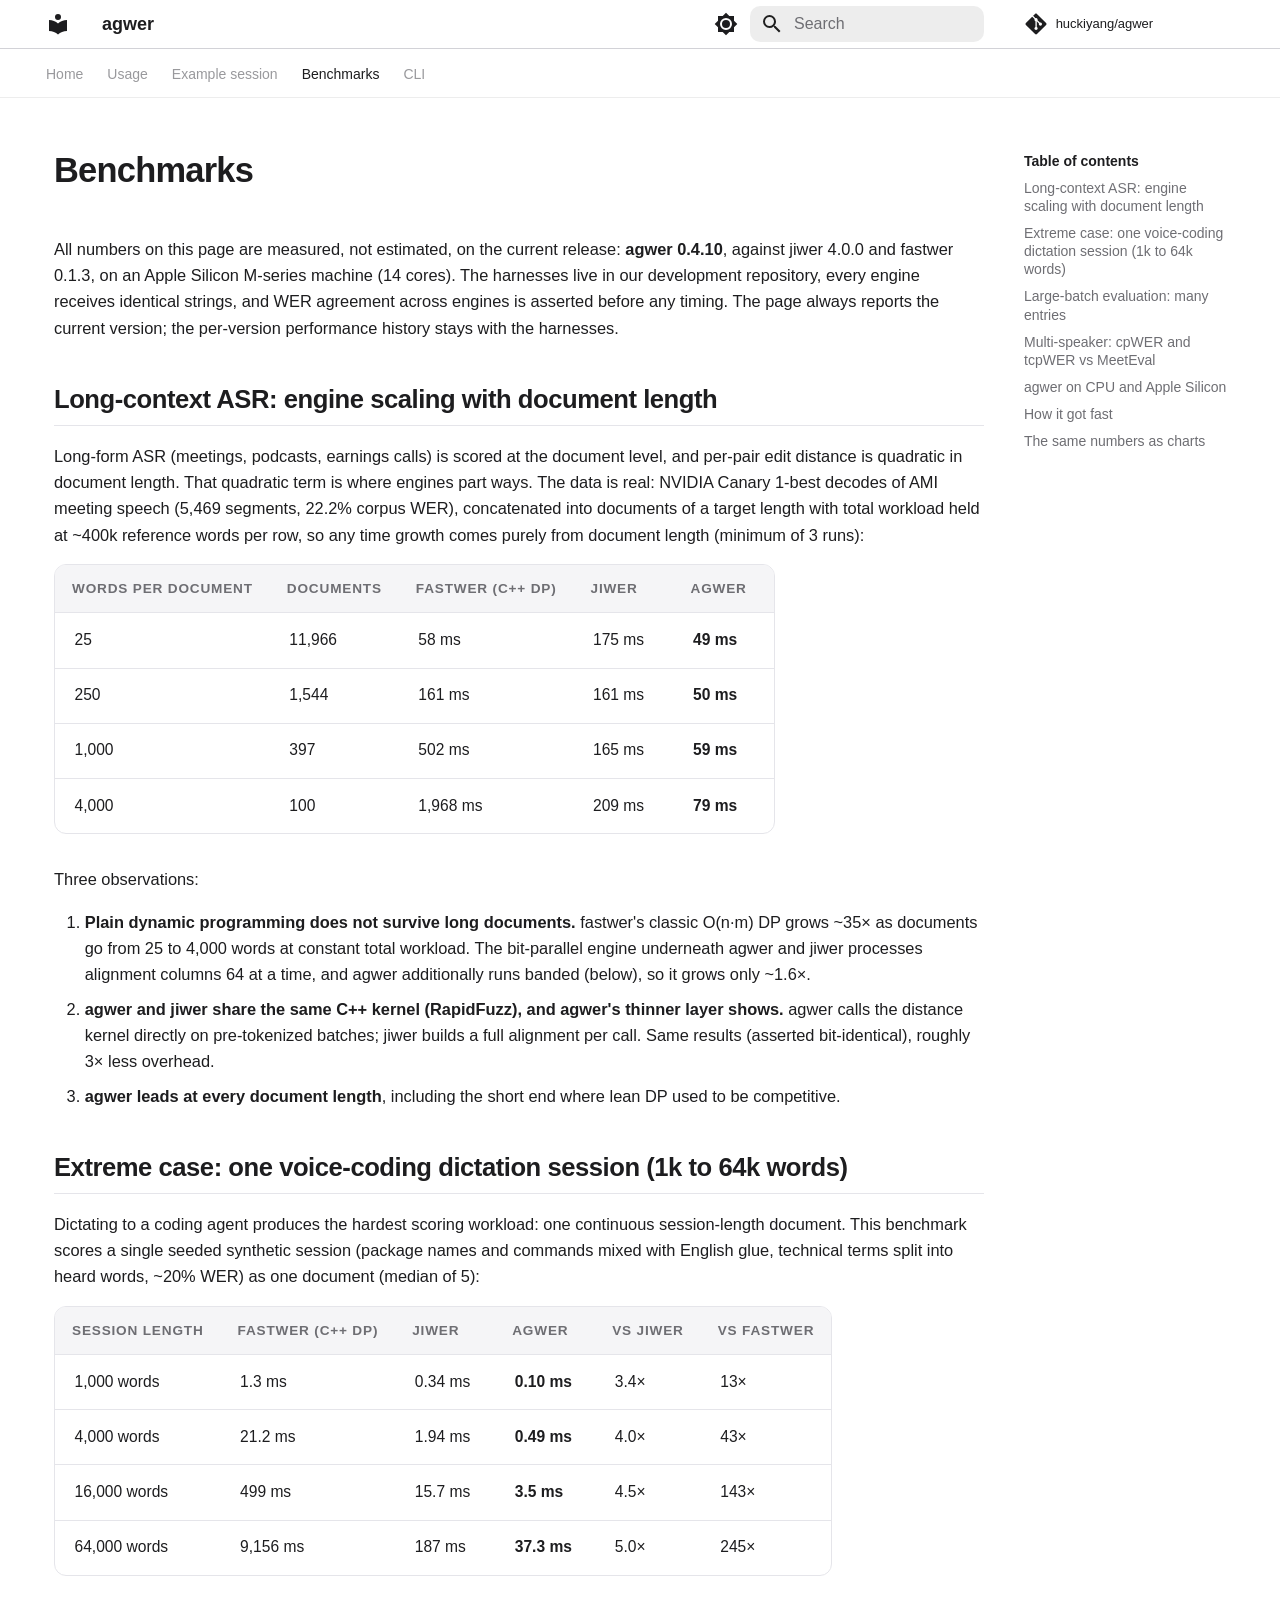
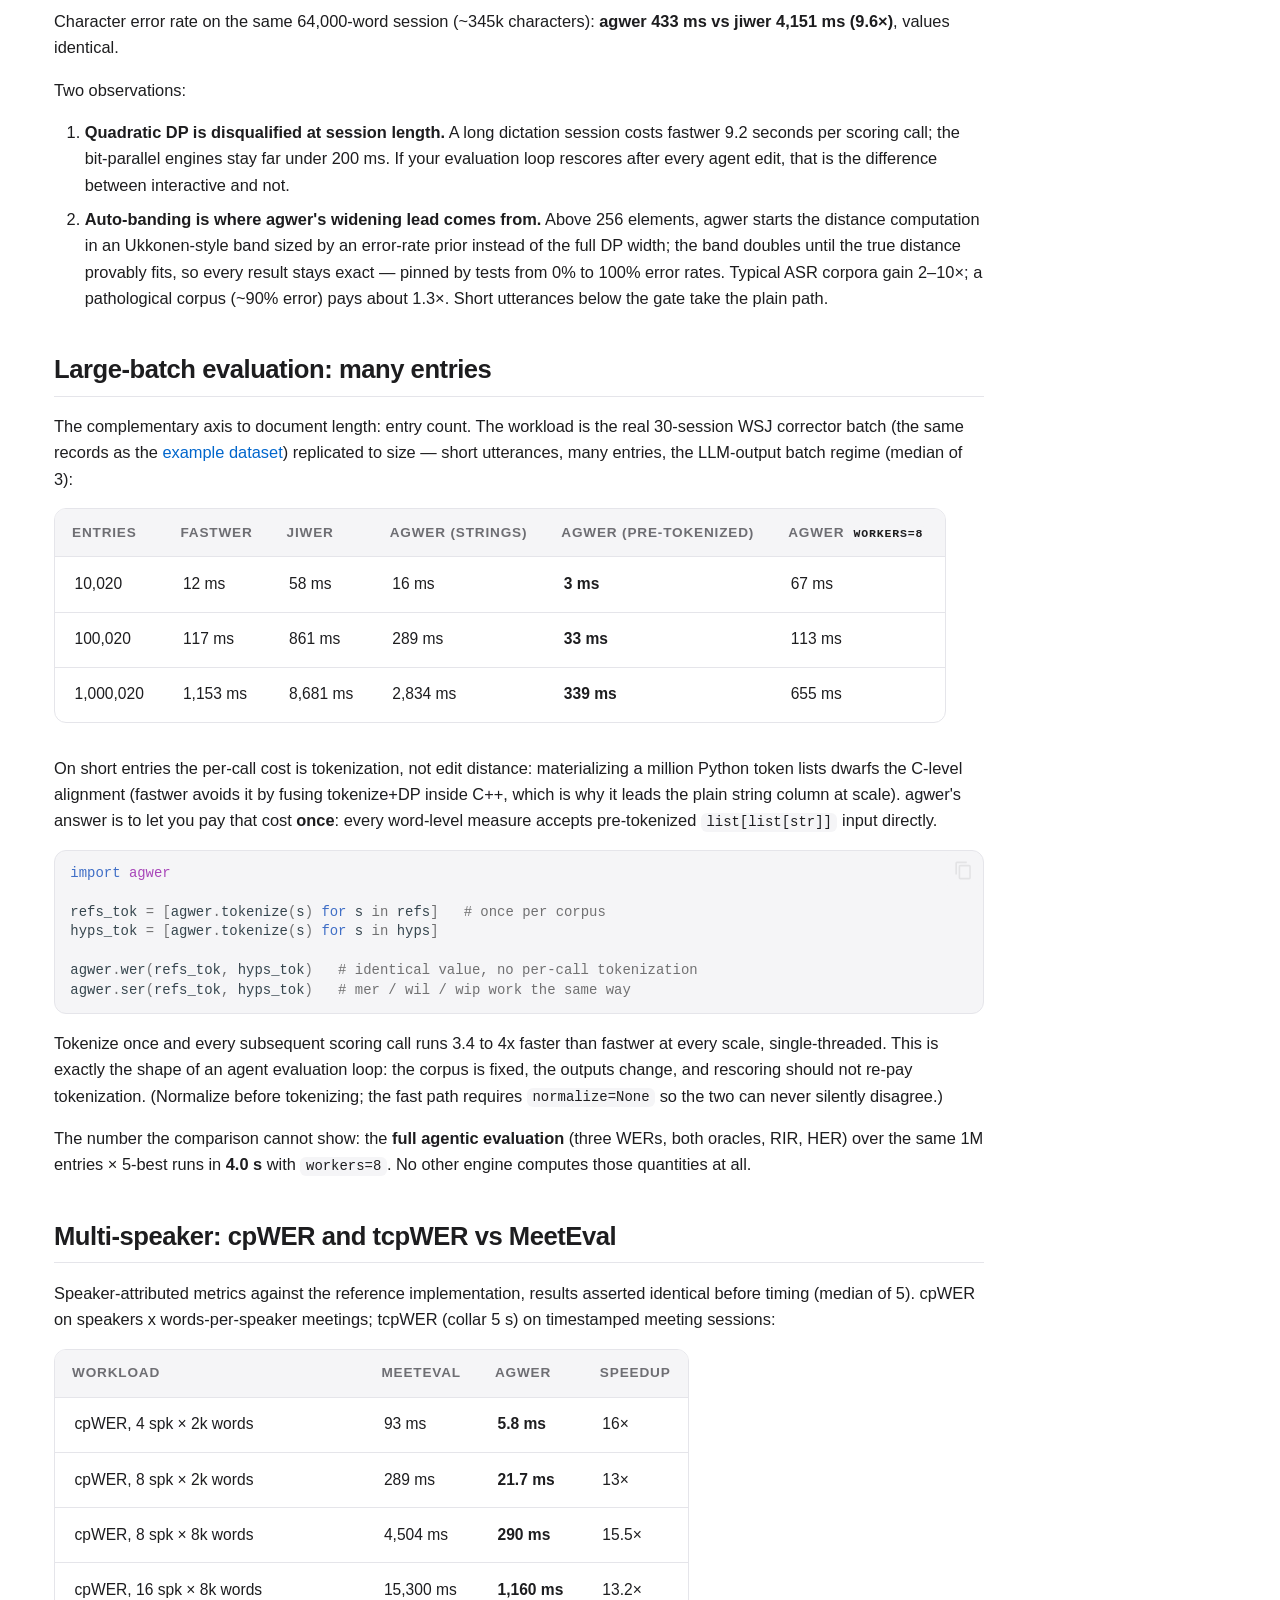
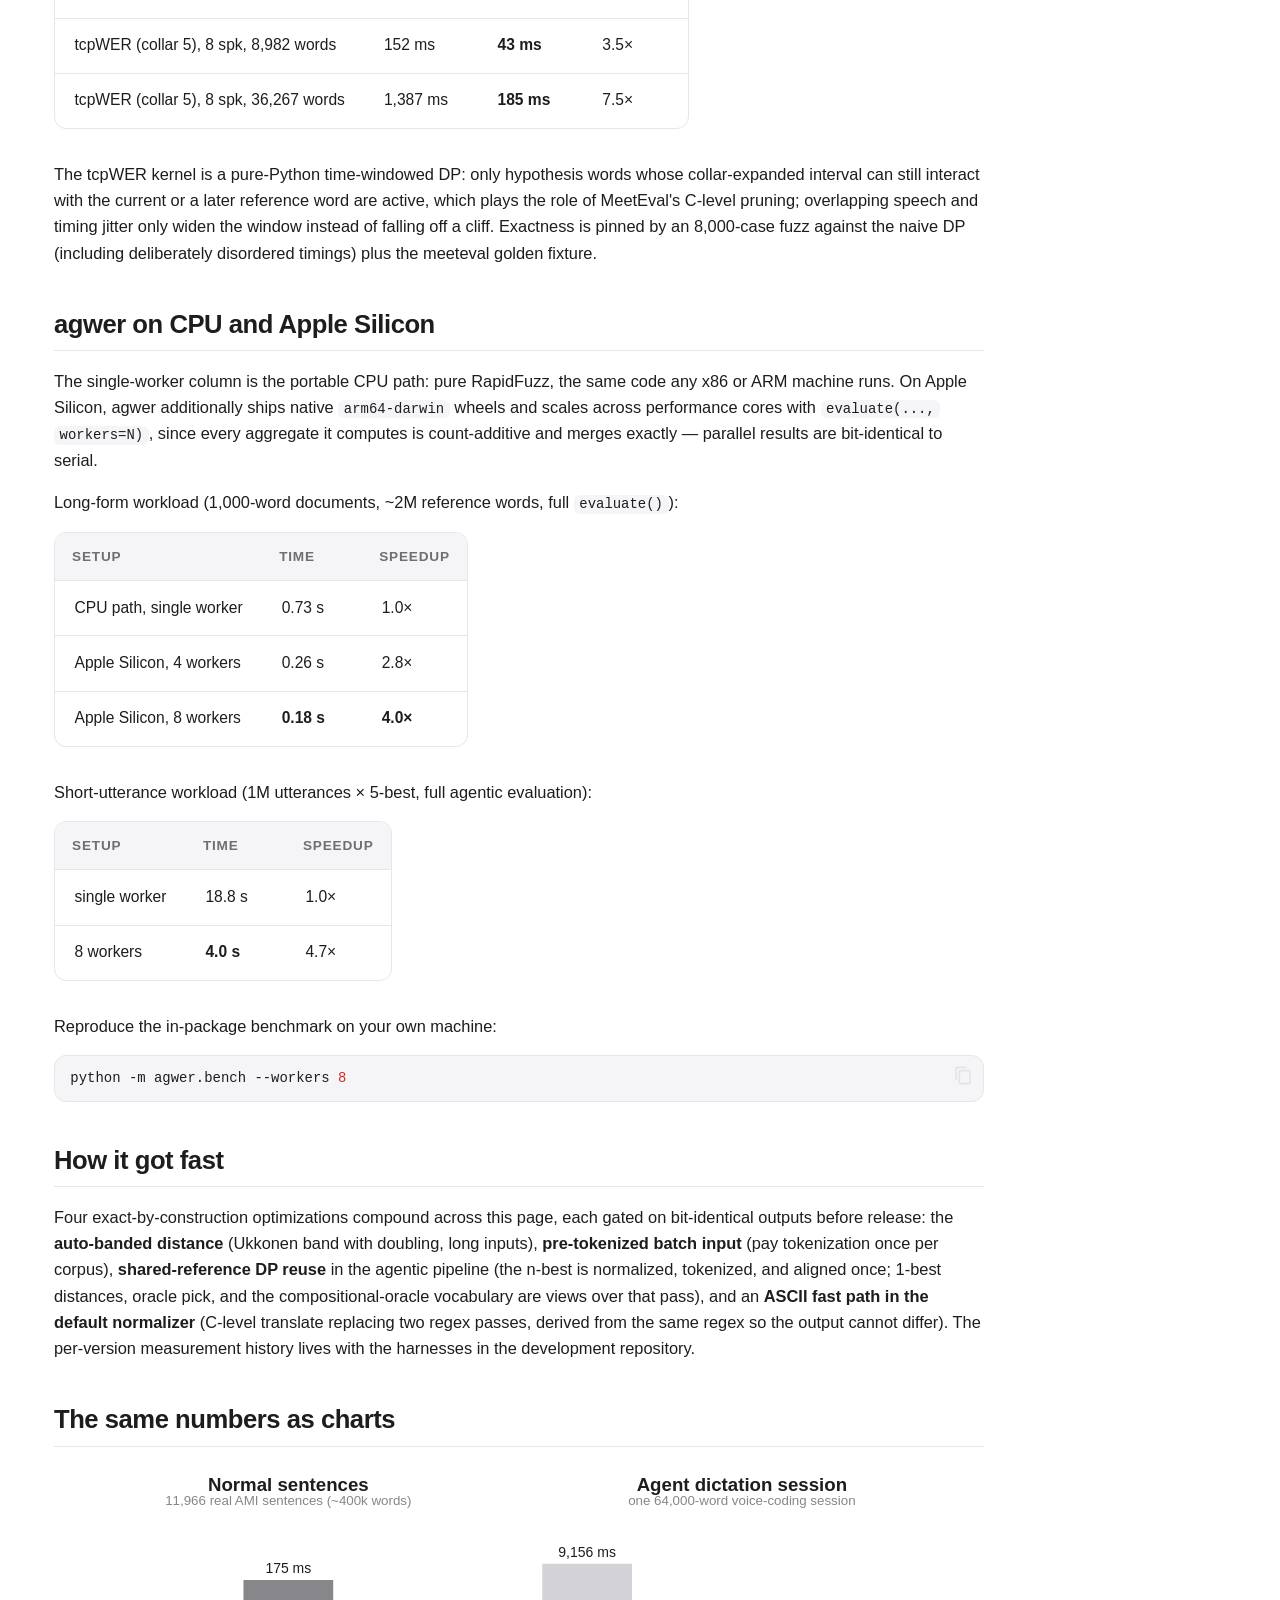
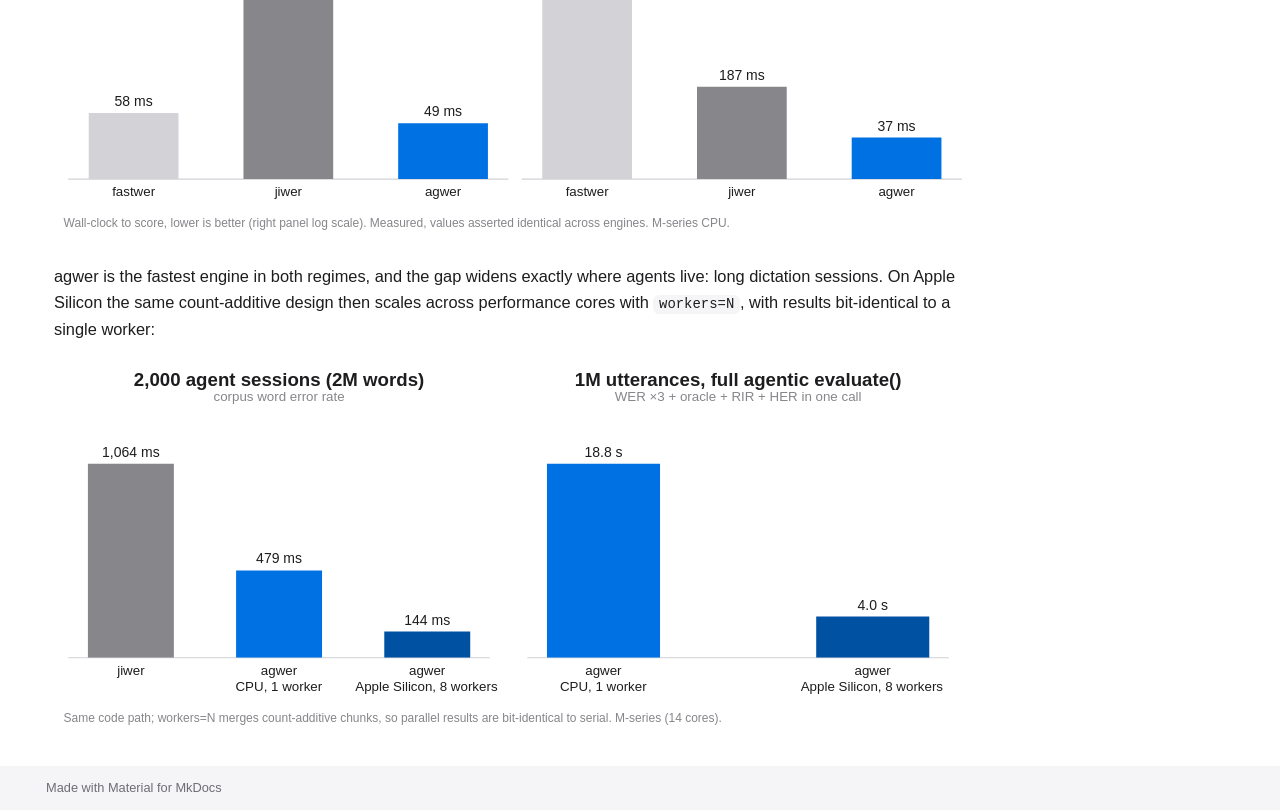
<file: benchmarks/index.html>
<!doctype html>
<html lang="en" class="no-js">
  <head>
    
      <meta charset="utf-8">
      <meta name="viewport" content="width=device-width,initial-scale=1">
      
        <meta name="description" content="Agentic WER metrics for speech recognition and voice agents">
      
      
      
        <link rel="canonical" href="https://huckiyang.github.io/agwer/benchmarks/">
      
      
        <link rel="prev" href="../examples/">
      
      
        <link rel="next" href="../cli/">
      
      
        
      
      
      <link rel="icon" href="../assets/images/favicon.png">
      <meta name="generator" content="mkdocs-1.6.1, mkdocs-material-9.7.7">
    
    
      
        <title>Benchmarks - agwer</title>
      
    
    
      <link rel="stylesheet" href="../assets/stylesheets/main.ec1eaa64.min.css">
      
        
        <link rel="stylesheet" href="../assets/stylesheets/palette.ab4e12ef.min.css">
      
      


    
    
      
    
    
      
    
    
      <link rel="stylesheet" href="../stylesheets/extra.css">
    
    <script>__md_scope=new URL("..",location),__md_hash=e=>[...e].reduce(((e,_)=>(e<<5)-e+_.charCodeAt(0)),0),__md_get=(e,_=localStorage,t=__md_scope)=>JSON.parse(_.getItem(t.pathname+"."+e)),__md_set=(e,_,t=localStorage,a=__md_scope)=>{try{t.setItem(a.pathname+"."+e,JSON.stringify(_))}catch(e){}}</script>
    
      

    
    
  </head>
  
  
    
    
      
    
    
    
    
    <body dir="ltr" data-md-color-scheme="default" data-md-color-primary="white" data-md-color-accent="blue">
  
    
    <input class="md-toggle" data-md-toggle="drawer" type="checkbox" id="__drawer" autocomplete="off">
    <input class="md-toggle" data-md-toggle="search" type="checkbox" id="__search" autocomplete="off">
    <label class="md-overlay" for="__drawer"></label>
    <div data-md-component="skip">
      
        
        <a href="#benchmarks" class="md-skip">
          Skip to content
        </a>
      
    </div>
    <div data-md-component="announce">
      
    </div>
    
    
      

<header class="md-header" data-md-component="header">
  <nav class="md-header__inner md-grid" aria-label="Header">
    <a href=".." title="agwer" class="md-header__button md-logo" aria-label="agwer" data-md-component="logo">
      
  
  <svg xmlns="http://www.w3.org/2000/svg" viewBox="0 0 24 24"><path d="M12 8a3 3 0 0 0 3-3 3 3 0 0 0-3-3 3 3 0 0 0-3 3 3 3 0 0 0 3 3m0 3.54C9.64 9.35 6.5 8 3 8v11c3.5 0 6.64 1.35 9 3.54 2.36-2.19 5.5-3.54 9-3.54V8c-3.5 0-6.64 1.35-9 3.54"/></svg>

    </a>
    <label class="md-header__button md-icon" for="__drawer">
      
      <svg xmlns="http://www.w3.org/2000/svg" viewBox="0 0 24 24"><path d="M3 6h18v2H3zm0 5h18v2H3zm0 5h18v2H3z"/></svg>
    </label>
    <div class="md-header__title" data-md-component="header-title">
      <div class="md-header__ellipsis">
        <div class="md-header__topic">
          <span class="md-ellipsis">
            agwer
          </span>
        </div>
        <div class="md-header__topic" data-md-component="header-topic">
          <span class="md-ellipsis">
            
              Benchmarks
            
          </span>
        </div>
      </div>
    </div>
    
      
        <form class="md-header__option" data-md-component="palette">
  
    
    
    
    <input class="md-option" data-md-color-media="" data-md-color-scheme="default" data-md-color-primary="white" data-md-color-accent="blue"  aria-label="dark mode"  type="radio" name="__palette" id="__palette_0">
    
      <label class="md-header__button md-icon" title="dark mode" for="__palette_1" hidden>
        <svg xmlns="http://www.w3.org/2000/svg" viewBox="0 0 24 24"><path d="M12 8a4 4 0 0 0-4 4 4 4 0 0 0 4 4 4 4 0 0 0 4-4 4 4 0 0 0-4-4m0 10a6 6 0 0 1-6-6 6 6 0 0 1 6-6 6 6 0 0 1 6 6 6 6 0 0 1-6 6m8-9.31V4h-4.69L12 .69 8.69 4H4v4.69L.69 12 4 15.31V20h4.69L12 23.31 15.31 20H20v-4.69L23.31 12z"/></svg>
      </label>
    
  
    
    
    
    <input class="md-option" data-md-color-media="" data-md-color-scheme="slate" data-md-color-primary="black" data-md-color-accent="blue"  aria-label="light mode"  type="radio" name="__palette" id="__palette_1">
    
      <label class="md-header__button md-icon" title="light mode" for="__palette_0" hidden>
        <svg xmlns="http://www.w3.org/2000/svg" viewBox="0 0 24 24"><path d="M12 18c-.89 0-1.74-.2-2.5-.55C11.56 16.5 13 14.42 13 12s-1.44-4.5-3.5-5.45C10.26 6.2 11.11 6 12 6a6 6 0 0 1 6 6 6 6 0 0 1-6 6m8-9.31V4h-4.69L12 .69 8.69 4H4v4.69L.69 12 4 15.31V20h4.69L12 23.31 15.31 20H20v-4.69L23.31 12z"/></svg>
      </label>
    
  
</form>
      
    
    
      <script>var palette=__md_get("__palette");if(palette&&palette.color){if("(prefers-color-scheme)"===palette.color.media){var media=matchMedia("(prefers-color-scheme: light)"),input=document.querySelector(media.matches?"[data-md-color-media='(prefers-color-scheme: light)']":"[data-md-color-media='(prefers-color-scheme: dark)']");palette.color.media=input.getAttribute("data-md-color-media"),palette.color.scheme=input.getAttribute("data-md-color-scheme"),palette.color.primary=input.getAttribute("data-md-color-primary"),palette.color.accent=input.getAttribute("data-md-color-accent")}for(var[key,value]of Object.entries(palette.color))document.body.setAttribute("data-md-color-"+key,value)}</script>
    
    
    
      
      
        <label class="md-header__button md-icon" for="__search">
          
          <svg xmlns="http://www.w3.org/2000/svg" viewBox="0 0 24 24"><path d="M9.5 3A6.5 6.5 0 0 1 16 9.5c0 1.61-.59 3.09-1.56 4.23l.27.27h.79l5 5-1.5 1.5-5-5v-.79l-.27-.27A6.52 6.52 0 0 1 9.5 16 6.5 6.5 0 0 1 3 9.5 6.5 6.5 0 0 1 9.5 3m0 2C7 5 5 7 5 9.5S7 14 9.5 14 14 12 14 9.5 12 5 9.5 5"/></svg>
        </label>
        <div class="md-search" data-md-component="search" role="dialog">
  <label class="md-search__overlay" for="__search"></label>
  <div class="md-search__inner" role="search">
    <form class="md-search__form" name="search">
      <input type="text" class="md-search__input" name="query" aria-label="Search" placeholder="Search" autocapitalize="off" autocorrect="off" autocomplete="off" spellcheck="false" data-md-component="search-query" required>
      <label class="md-search__icon md-icon" for="__search">
        
        <svg xmlns="http://www.w3.org/2000/svg" viewBox="0 0 24 24"><path d="M9.5 3A6.5 6.5 0 0 1 16 9.5c0 1.61-.59 3.09-1.56 4.23l.27.27h.79l5 5-1.5 1.5-5-5v-.79l-.27-.27A6.52 6.52 0 0 1 9.5 16 6.5 6.5 0 0 1 3 9.5 6.5 6.5 0 0 1 9.5 3m0 2C7 5 5 7 5 9.5S7 14 9.5 14 14 12 14 9.5 12 5 9.5 5"/></svg>
        
        <svg xmlns="http://www.w3.org/2000/svg" viewBox="0 0 24 24"><path d="M20 11v2H8l5.5 5.5-1.42 1.42L4.16 12l7.92-7.92L13.5 5.5 8 11z"/></svg>
      </label>
      <nav class="md-search__options" aria-label="Search">
        
        <button type="reset" class="md-search__icon md-icon" title="Clear" aria-label="Clear" tabindex="-1">
          
          <svg xmlns="http://www.w3.org/2000/svg" viewBox="0 0 24 24"><path d="M19 6.41 17.59 5 12 10.59 6.41 5 5 6.41 10.59 12 5 17.59 6.41 19 12 13.41 17.59 19 19 17.59 13.41 12z"/></svg>
        </button>
      </nav>
      
    </form>
    <div class="md-search__output">
      <div class="md-search__scrollwrap" tabindex="0" data-md-scrollfix>
        <div class="md-search-result" data-md-component="search-result">
          <div class="md-search-result__meta">
            Initializing search
          </div>
          <ol class="md-search-result__list" role="presentation"></ol>
        </div>
      </div>
    </div>
  </div>
</div>
      
    
    
      <div class="md-header__source">
        <a href="https://github.com/huckiyang/agwer" title="Go to repository" class="md-source" data-md-component="source">
  <div class="md-source__icon md-icon">
    
    <svg xmlns="http://www.w3.org/2000/svg" viewBox="0 0 448 512"><!--! Font Awesome Free 7.1.0 by @fontawesome - https://fontawesome.com License - https://fontawesome.com/license/free (Icons: CC BY 4.0, Fonts: SIL OFL 1.1, Code: MIT License) Copyright 2025 Fonticons, Inc.--><path d="M439.6 236.1 244 40.5c-5.4-5.5-12.8-8.5-20.4-8.5s-15 3-20.4 8.4L162.5 81l51.5 51.5c27.1-9.1 52.7 16.8 43.4 43.7l49.7 49.7c34.2-11.8 61.2 31 35.5 56.7-26.5 26.5-70.2-2.9-56-37.3L240.3 199v121.9c25.3 12.5 22.3 41.8 9.1 55-6.4 6.4-15.2 10.1-24.3 10.1s-17.8-3.6-24.3-10.1c-17.6-17.6-11.1-46.9 11.2-56v-123c-20.8-8.5-24.6-30.7-18.6-45L142.6 101 8.5 235.1C3 240.6 0 247.9 0 255.5s3 15 8.5 20.4l195.6 195.7c5.4 5.4 12.7 8.4 20.4 8.4s15-3 20.4-8.4l194.7-194.7c5.4-5.4 8.4-12.8 8.4-20.4s-3-15-8.4-20.4"/></svg>
  </div>
  <div class="md-source__repository">
    huckiyang/agwer
  </div>
</a>
      </div>
    
  </nav>
  
</header>
    
    <div class="md-container" data-md-component="container">
      
      
        
          
            
<nav class="md-tabs" aria-label="Tabs" data-md-component="tabs">
  <div class="md-grid">
    <ul class="md-tabs__list">
      
        
  
  
  
  
    <li class="md-tabs__item">
      <a href=".." class="md-tabs__link">
        
  
  
    
  
  Home

      </a>
    </li>
  

      
        
  
  
  
  
    <li class="md-tabs__item">
      <a href="../usage/" class="md-tabs__link">
        
  
  
    
  
  Usage

      </a>
    </li>
  

      
        
  
  
  
  
    <li class="md-tabs__item">
      <a href="../examples/" class="md-tabs__link">
        
  
  
    
  
  Example session

      </a>
    </li>
  

      
        
  
  
  
    
  
  
    <li class="md-tabs__item md-tabs__item--active">
      <a href="./" class="md-tabs__link">
        
  
  
    
  
  Benchmarks

      </a>
    </li>
  

      
        
  
  
  
  
    <li class="md-tabs__item">
      <a href="../cli/" class="md-tabs__link">
        
  
  
    
  
  CLI

      </a>
    </li>
  

      
    </ul>
  </div>
</nav>
          
        
      
      <main class="md-main" data-md-component="main">
        <div class="md-main__inner md-grid">
          
            
              
              <div class="md-sidebar md-sidebar--primary" data-md-component="sidebar" data-md-type="navigation" >
                <div class="md-sidebar__scrollwrap">
                  <div class="md-sidebar__inner">
                    


  


<nav class="md-nav md-nav--primary md-nav--lifted" aria-label="Navigation" data-md-level="0">
  <label class="md-nav__title" for="__drawer">
    <a href=".." title="agwer" class="md-nav__button md-logo" aria-label="agwer" data-md-component="logo">
      
  
  <svg xmlns="http://www.w3.org/2000/svg" viewBox="0 0 24 24"><path d="M12 8a3 3 0 0 0 3-3 3 3 0 0 0-3-3 3 3 0 0 0-3 3 3 3 0 0 0 3 3m0 3.54C9.64 9.35 6.5 8 3 8v11c3.5 0 6.64 1.35 9 3.54 2.36-2.19 5.5-3.54 9-3.54V8c-3.5 0-6.64 1.35-9 3.54"/></svg>

    </a>
    agwer
  </label>
  
    <div class="md-nav__source">
      <a href="https://github.com/huckiyang/agwer" title="Go to repository" class="md-source" data-md-component="source">
  <div class="md-source__icon md-icon">
    
    <svg xmlns="http://www.w3.org/2000/svg" viewBox="0 0 448 512"><!--! Font Awesome Free 7.1.0 by @fontawesome - https://fontawesome.com License - https://fontawesome.com/license/free (Icons: CC BY 4.0, Fonts: SIL OFL 1.1, Code: MIT License) Copyright 2025 Fonticons, Inc.--><path d="M439.6 236.1 244 40.5c-5.4-5.5-12.8-8.5-20.4-8.5s-15 3-20.4 8.4L162.5 81l51.5 51.5c27.1-9.1 52.7 16.8 43.4 43.7l49.7 49.7c34.2-11.8 61.2 31 35.5 56.7-26.5 26.5-70.2-2.9-56-37.3L240.3 199v121.9c25.3 12.5 22.3 41.8 9.1 55-6.4 6.4-15.2 10.1-24.3 10.1s-17.8-3.6-24.3-10.1c-17.6-17.6-11.1-46.9 11.2-56v-123c-20.8-8.5-24.6-30.7-18.6-45L142.6 101 8.5 235.1C3 240.6 0 247.9 0 255.5s3 15 8.5 20.4l195.6 195.7c5.4 5.4 12.7 8.4 20.4 8.4s15-3 20.4-8.4l194.7-194.7c5.4-5.4 8.4-12.8 8.4-20.4s-3-15-8.4-20.4"/></svg>
  </div>
  <div class="md-source__repository">
    huckiyang/agwer
  </div>
</a>
    </div>
  
  <ul class="md-nav__list" data-md-scrollfix>
    
      
      
  
  
  
  
    <li class="md-nav__item">
      <a href=".." class="md-nav__link">
        
  
  
  <span class="md-ellipsis">
    
  
    Home
  

    
  </span>
  
  

      </a>
    </li>
  

    
      
      
  
  
  
  
    <li class="md-nav__item">
      <a href="../usage/" class="md-nav__link">
        
  
  
  <span class="md-ellipsis">
    
  
    Usage
  

    
  </span>
  
  

      </a>
    </li>
  

    
      
      
  
  
  
  
    <li class="md-nav__item">
      <a href="../examples/" class="md-nav__link">
        
  
  
  <span class="md-ellipsis">
    
  
    Example session
  

    
  </span>
  
  

      </a>
    </li>
  

    
      
      
  
  
    
  
  
  
    <li class="md-nav__item md-nav__item--active">
      
      <input class="md-nav__toggle md-toggle" type="checkbox" id="__toc">
      
      
        
      
      
        <label class="md-nav__link md-nav__link--active" for="__toc">
          
  
  
  <span class="md-ellipsis">
    
  
    Benchmarks
  

    
  </span>
  
  

          <span class="md-nav__icon md-icon"></span>
        </label>
      
      <a href="./" class="md-nav__link md-nav__link--active">
        
  
  
  <span class="md-ellipsis">
    
  
    Benchmarks
  

    
  </span>
  
  

      </a>
      
        

<nav class="md-nav md-nav--secondary" aria-label="Table of contents">
  
  
  
    
  
  
    <label class="md-nav__title" for="__toc">
      <span class="md-nav__icon md-icon"></span>
      Table of contents
    </label>
    <ul class="md-nav__list" data-md-component="toc" data-md-scrollfix>
      
        <li class="md-nav__item">
  <a href="#long-context-asr-engine-scaling-with-document-length" class="md-nav__link">
    <span class="md-ellipsis">
      
        Long-context ASR: engine scaling with document length
      
    </span>
  </a>
  
</li>
      
        <li class="md-nav__item">
  <a href="#extreme-case-one-voice-coding-dictation-session-1k-to-64k-words" class="md-nav__link">
    <span class="md-ellipsis">
      
        Extreme case: one voice-coding dictation session (1k to 64k words)
      
    </span>
  </a>
  
</li>
      
        <li class="md-nav__item">
  <a href="#large-batch-evaluation-many-entries" class="md-nav__link">
    <span class="md-ellipsis">
      
        Large-batch evaluation: many entries
      
    </span>
  </a>
  
</li>
      
        <li class="md-nav__item">
  <a href="#multi-speaker-cpwer-and-tcpwer-vs-meeteval" class="md-nav__link">
    <span class="md-ellipsis">
      
        Multi-speaker: cpWER and tcpWER vs MeetEval
      
    </span>
  </a>
  
</li>
      
        <li class="md-nav__item">
  <a href="#agwer-on-cpu-and-apple-silicon" class="md-nav__link">
    <span class="md-ellipsis">
      
        agwer on CPU and Apple Silicon
      
    </span>
  </a>
  
</li>
      
        <li class="md-nav__item">
  <a href="#how-it-got-fast" class="md-nav__link">
    <span class="md-ellipsis">
      
        How it got fast
      
    </span>
  </a>
  
</li>
      
        <li class="md-nav__item">
  <a href="#the-same-numbers-as-charts" class="md-nav__link">
    <span class="md-ellipsis">
      
        The same numbers as charts
      
    </span>
  </a>
  
</li>
      
    </ul>
  
</nav>
      
    </li>
  

    
      
      
  
  
  
  
    <li class="md-nav__item">
      <a href="../cli/" class="md-nav__link">
        
  
  
  <span class="md-ellipsis">
    
  
    CLI
  

    
  </span>
  
  

      </a>
    </li>
  

    
  </ul>
</nav>
                  </div>
                </div>
              </div>
            
            
              
              <div class="md-sidebar md-sidebar--secondary" data-md-component="sidebar" data-md-type="toc" >
                <div class="md-sidebar__scrollwrap">
                  <div class="md-sidebar__inner">
                    

<nav class="md-nav md-nav--secondary" aria-label="Table of contents">
  
  
  
    
  
  
    <label class="md-nav__title" for="__toc">
      <span class="md-nav__icon md-icon"></span>
      Table of contents
    </label>
    <ul class="md-nav__list" data-md-component="toc" data-md-scrollfix>
      
        <li class="md-nav__item">
  <a href="#long-context-asr-engine-scaling-with-document-length" class="md-nav__link">
    <span class="md-ellipsis">
      
        Long-context ASR: engine scaling with document length
      
    </span>
  </a>
  
</li>
      
        <li class="md-nav__item">
  <a href="#extreme-case-one-voice-coding-dictation-session-1k-to-64k-words" class="md-nav__link">
    <span class="md-ellipsis">
      
        Extreme case: one voice-coding dictation session (1k to 64k words)
      
    </span>
  </a>
  
</li>
      
        <li class="md-nav__item">
  <a href="#large-batch-evaluation-many-entries" class="md-nav__link">
    <span class="md-ellipsis">
      
        Large-batch evaluation: many entries
      
    </span>
  </a>
  
</li>
      
        <li class="md-nav__item">
  <a href="#multi-speaker-cpwer-and-tcpwer-vs-meeteval" class="md-nav__link">
    <span class="md-ellipsis">
      
        Multi-speaker: cpWER and tcpWER vs MeetEval
      
    </span>
  </a>
  
</li>
      
        <li class="md-nav__item">
  <a href="#agwer-on-cpu-and-apple-silicon" class="md-nav__link">
    <span class="md-ellipsis">
      
        agwer on CPU and Apple Silicon
      
    </span>
  </a>
  
</li>
      
        <li class="md-nav__item">
  <a href="#how-it-got-fast" class="md-nav__link">
    <span class="md-ellipsis">
      
        How it got fast
      
    </span>
  </a>
  
</li>
      
        <li class="md-nav__item">
  <a href="#the-same-numbers-as-charts" class="md-nav__link">
    <span class="md-ellipsis">
      
        The same numbers as charts
      
    </span>
  </a>
  
</li>
      
    </ul>
  
</nav>
                  </div>
                </div>
              </div>
            
          
          
            <div class="md-content" data-md-component="content">
              
              <article class="md-content__inner md-typeset">
                
                  


  
  


<h1 id="benchmarks">Benchmarks</h1>
<p>All numbers on this page are measured, not estimated, on the current
release: <strong>agwer 0.4.10</strong>, against jiwer 4.0.0 and fastwer 0.1.3, on an
Apple Silicon M-series machine (14 cores). The harnesses live in our
development repository, every engine receives identical strings, and WER
agreement across engines is asserted before any timing. The page always
reports the current version; the per-version performance history stays
with the harnesses.</p>
<h2 id="long-context-asr-engine-scaling-with-document-length">Long-context ASR: engine scaling with document length</h2>
<p>Long-form ASR (meetings, podcasts, earnings calls) is scored at the
document level, and per-pair edit distance is quadratic in document
length. That quadratic term is where engines part ways. The data is real:
NVIDIA Canary 1-best decodes of AMI meeting speech (5,469 segments, 22.2%
corpus WER), concatenated into documents of a target length with total
workload held at ~400k reference words per row, so any time growth comes
purely from document length (minimum of 3 runs):</p>
<table>
<thead>
<tr>
<th>words per document</th>
<th>documents</th>
<th>fastwer (C++ DP)</th>
<th>jiwer</th>
<th><strong>agwer</strong></th>
</tr>
</thead>
<tbody>
<tr>
<td>25</td>
<td>11,966</td>
<td>58 ms</td>
<td>175 ms</td>
<td><strong>49 ms</strong></td>
</tr>
<tr>
<td>250</td>
<td>1,544</td>
<td>161 ms</td>
<td>161 ms</td>
<td><strong>50 ms</strong></td>
</tr>
<tr>
<td>1,000</td>
<td>397</td>
<td>502 ms</td>
<td>165 ms</td>
<td><strong>59 ms</strong></td>
</tr>
<tr>
<td>4,000</td>
<td>100</td>
<td>1,968 ms</td>
<td>209 ms</td>
<td><strong>79 ms</strong></td>
</tr>
</tbody>
</table>
<p>Three observations:</p>
<ol>
<li><strong>Plain dynamic programming does not survive long documents.</strong>
   fastwer's classic O(n·m) DP grows ~35× as documents go from 25 to
   4,000 words at constant total workload. The bit-parallel engine
   underneath agwer and jiwer processes alignment columns 64 at a time,
   and agwer additionally runs banded (below), so it grows only ~1.6×.</li>
<li><strong>agwer and jiwer share the same C++ kernel (RapidFuzz), and agwer's
   thinner layer shows.</strong> agwer calls the distance kernel directly on
   pre-tokenized batches; jiwer builds a full alignment per call. Same
   results (asserted bit-identical), roughly 3× less overhead.</li>
<li><strong>agwer leads at every document length</strong>, including the short end
   where lean DP used to be competitive.</li>
</ol>
<h2 id="extreme-case-one-voice-coding-dictation-session-1k-to-64k-words">Extreme case: one voice-coding dictation session (1k to 64k words)</h2>
<p>Dictating to a coding agent produces the hardest scoring workload: one
continuous session-length document. This benchmark scores a single seeded
synthetic session (package names and commands mixed with English glue,
technical terms split into heard words, ~20% WER) as one document
(median of 5):</p>
<table>
<thead>
<tr>
<th>session length</th>
<th>fastwer (C++ DP)</th>
<th>jiwer</th>
<th><strong>agwer</strong></th>
<th>vs jiwer</th>
<th>vs fastwer</th>
</tr>
</thead>
<tbody>
<tr>
<td>1,000 words</td>
<td>1.3 ms</td>
<td>0.34 ms</td>
<td><strong>0.10 ms</strong></td>
<td>3.4×</td>
<td>13×</td>
</tr>
<tr>
<td>4,000 words</td>
<td>21.2 ms</td>
<td>1.94 ms</td>
<td><strong>0.49 ms</strong></td>
<td>4.0×</td>
<td>43×</td>
</tr>
<tr>
<td>16,000 words</td>
<td>499 ms</td>
<td>15.7 ms</td>
<td><strong>3.5 ms</strong></td>
<td>4.5×</td>
<td>143×</td>
</tr>
<tr>
<td>64,000 words</td>
<td>9,156 ms</td>
<td>187 ms</td>
<td><strong>37.3 ms</strong></td>
<td>5.0×</td>
<td>245×</td>
</tr>
</tbody>
</table>
<p>Character error rate on the same 64,000-word session (~345k characters):
<strong>agwer 433 ms vs jiwer 4,151 ms (9.6×)</strong>, values identical.</p>
<p>Two observations:</p>
<ol>
<li><strong>Quadratic DP is disqualified at session length.</strong> A long dictation
   session costs fastwer 9.2 seconds per scoring call; the bit-parallel
   engines stay far under 200 ms. If your evaluation loop rescores after
   every agent edit, that is the difference between interactive and not.</li>
<li><strong>Auto-banding is where agwer's widening lead comes from.</strong> Above 256
   elements, agwer starts the distance computation in an Ukkonen-style
   band sized by an error-rate prior instead of the full DP width; the
   band doubles until the true distance provably fits, so every result
   stays exact — pinned by tests from 0% to 100% error rates. Typical
   ASR corpora gain 2–10×; a pathological corpus (~90% error) pays about
   1.3×. Short utterances below the gate take the plain path.</li>
</ol>
<h2 id="large-batch-evaluation-many-entries">Large-batch evaluation: many entries</h2>
<p>The complementary axis to document length: entry count. The workload is
the real 30-session WSJ corrector batch (the same records as the
<a href="https://huggingface.co/datasets/huckiyang/agwer_asr_batch_test_v0">example dataset</a>)
replicated to size — short utterances, many entries, the LLM-output
batch regime (median of 3):</p>
<table>
<thead>
<tr>
<th>entries</th>
<th>fastwer</th>
<th>jiwer</th>
<th>agwer (strings)</th>
<th><strong>agwer (pre-tokenized)</strong></th>
<th>agwer <code>workers=8</code></th>
</tr>
</thead>
<tbody>
<tr>
<td>10,020</td>
<td>12 ms</td>
<td>58 ms</td>
<td>16 ms</td>
<td><strong>3 ms</strong></td>
<td>67 ms</td>
</tr>
<tr>
<td>100,020</td>
<td>117 ms</td>
<td>861 ms</td>
<td>289 ms</td>
<td><strong>33 ms</strong></td>
<td>113 ms</td>
</tr>
<tr>
<td>1,000,020</td>
<td>1,153 ms</td>
<td>8,681 ms</td>
<td>2,834 ms</td>
<td><strong>339 ms</strong></td>
<td>655 ms</td>
</tr>
</tbody>
</table>
<p>On short entries the per-call cost is tokenization, not edit distance:
materializing a million Python token lists dwarfs the C-level alignment
(fastwer avoids it by fusing tokenize+DP inside C++, which is why it
leads the plain string column at scale). agwer's answer is to let you pay
that cost <strong>once</strong>: every word-level measure accepts pre-tokenized
<code>list[list[str]]</code> input directly.</p>
<div class="highlight"><pre><span></span><code><span class="kn">import</span><span class="w"> </span><span class="nn">agwer</span>

<span class="n">refs_tok</span> <span class="o">=</span> <span class="p">[</span><span class="n">agwer</span><span class="o">.</span><span class="n">tokenize</span><span class="p">(</span><span class="n">s</span><span class="p">)</span> <span class="k">for</span> <span class="n">s</span> <span class="ow">in</span> <span class="n">refs</span><span class="p">]</span>   <span class="c1"># once per corpus</span>
<span class="n">hyps_tok</span> <span class="o">=</span> <span class="p">[</span><span class="n">agwer</span><span class="o">.</span><span class="n">tokenize</span><span class="p">(</span><span class="n">s</span><span class="p">)</span> <span class="k">for</span> <span class="n">s</span> <span class="ow">in</span> <span class="n">hyps</span><span class="p">]</span>

<span class="n">agwer</span><span class="o">.</span><span class="n">wer</span><span class="p">(</span><span class="n">refs_tok</span><span class="p">,</span> <span class="n">hyps_tok</span><span class="p">)</span>   <span class="c1"># identical value, no per-call tokenization</span>
<span class="n">agwer</span><span class="o">.</span><span class="n">ser</span><span class="p">(</span><span class="n">refs_tok</span><span class="p">,</span> <span class="n">hyps_tok</span><span class="p">)</span>   <span class="c1"># mer / wil / wip work the same way</span>
</code></pre></div>
<p>Tokenize once and every subsequent scoring call runs 3.4 to 4x faster
than fastwer at every scale, single-threaded. This is exactly the shape
of an agent evaluation loop: the corpus is fixed, the outputs change, and
rescoring should not re-pay tokenization. (Normalize before tokenizing;
the fast path requires <code>normalize=None</code> so the two can never silently
disagree.)</p>
<p>The number the comparison cannot show: the <strong>full agentic evaluation</strong>
(three WERs, both oracles, RIR, HER) over the same 1M entries × 5-best
runs in <strong>4.0 s</strong> with <code>workers=8</code>. No other engine computes those
quantities at all.</p>
<h2 id="multi-speaker-cpwer-and-tcpwer-vs-meeteval">Multi-speaker: cpWER and tcpWER vs MeetEval</h2>
<p>Speaker-attributed metrics against the reference implementation, results
asserted identical before timing (median of 5). cpWER on
speakers x words-per-speaker meetings; tcpWER (collar 5 s) on timestamped
meeting sessions:</p>
<table>
<thead>
<tr>
<th>workload</th>
<th>MeetEval</th>
<th><strong>agwer</strong></th>
<th>speedup</th>
</tr>
</thead>
<tbody>
<tr>
<td>cpWER, 4 spk × 2k words</td>
<td>93 ms</td>
<td><strong>5.8 ms</strong></td>
<td>16×</td>
</tr>
<tr>
<td>cpWER, 8 spk × 2k words</td>
<td>289 ms</td>
<td><strong>21.7 ms</strong></td>
<td>13×</td>
</tr>
<tr>
<td>cpWER, 8 spk × 8k words</td>
<td>4,504 ms</td>
<td><strong>290 ms</strong></td>
<td>15.5×</td>
</tr>
<tr>
<td>cpWER, 16 spk × 8k words</td>
<td>15,300 ms</td>
<td><strong>1,160 ms</strong></td>
<td>13.2×</td>
</tr>
<tr>
<td>tcpWER (collar 5), 8 spk, 8,982 words</td>
<td>152 ms</td>
<td><strong>43 ms</strong></td>
<td>3.5×</td>
</tr>
<tr>
<td>tcpWER (collar 5), 8 spk, 36,267 words</td>
<td>1,387 ms</td>
<td><strong>185 ms</strong></td>
<td>7.5×</td>
</tr>
</tbody>
</table>
<p>The tcpWER kernel is a pure-Python time-windowed DP: only hypothesis
words whose collar-expanded interval can still interact with the current
or a later reference word are active, which plays the role of MeetEval's
C-level pruning; overlapping speech and timing jitter only widen the
window instead of falling off a cliff. Exactness is pinned by an
8,000-case fuzz against the naive DP (including deliberately disordered
timings) plus the meeteval golden fixture.</p>
<h2 id="agwer-on-cpu-and-apple-silicon">agwer on CPU and Apple Silicon</h2>
<p>The single-worker column is the portable CPU path: pure RapidFuzz, the
same code any x86 or ARM machine runs. On Apple Silicon, agwer
additionally ships native <code>arm64-darwin</code> wheels and scales across
performance cores with <code>evaluate(..., workers=N)</code>, since every aggregate
it computes is count-additive and merges exactly — parallel results are
bit-identical to serial.</p>
<p>Long-form workload (1,000-word documents, ~2M reference words, full
<code>evaluate()</code>):</p>
<table>
<thead>
<tr>
<th>setup</th>
<th>time</th>
<th>speedup</th>
</tr>
</thead>
<tbody>
<tr>
<td>CPU path, single worker</td>
<td>0.73 s</td>
<td>1.0×</td>
</tr>
<tr>
<td>Apple Silicon, 4 workers</td>
<td>0.26 s</td>
<td>2.8×</td>
</tr>
<tr>
<td>Apple Silicon, 8 workers</td>
<td><strong>0.18 s</strong></td>
<td><strong>4.0×</strong></td>
</tr>
</tbody>
</table>
<p>Short-utterance workload (1M utterances × 5-best, full agentic
evaluation):</p>
<table>
<thead>
<tr>
<th>setup</th>
<th>time</th>
<th>speedup</th>
</tr>
</thead>
<tbody>
<tr>
<td>single worker</td>
<td>18.8 s</td>
<td>1.0×</td>
</tr>
<tr>
<td>8 workers</td>
<td><strong>4.0 s</strong></td>
<td>4.7×</td>
</tr>
</tbody>
</table>
<p>Reproduce the in-package benchmark on your own machine:</p>
<div class="highlight"><pre><span></span><code>python<span class="w"> </span>-m<span class="w"> </span>agwer.bench<span class="w"> </span>--workers<span class="w"> </span><span class="m">8</span>
</code></pre></div>
<h2 id="how-it-got-fast">How it got fast</h2>
<p>Four exact-by-construction optimizations compound across this page, each
gated on bit-identical outputs before release: the <strong>auto-banded
distance</strong> (Ukkonen band with doubling, long inputs), <strong>pre-tokenized
batch input</strong> (pay tokenization once per corpus), <strong>shared-reference DP
reuse</strong> in the agentic pipeline (the n-best is normalized, tokenized, and
aligned once; 1-best distances, oracle pick, and the compositional-oracle
vocabulary are views over that pass), and an <strong>ASCII fast path in the
default normalizer</strong> (C-level translate replacing two regex passes,
derived from the same regex so the output cannot differ). The per-version
measurement history lives with the harnesses in the development
repository.</p>
<h2 id="the-same-numbers-as-charts">The same numbers as charts</h2>
<p><img alt="Engine comparison: normal sentences and one 64,000-word agent dictation session" src="../images/bench_engines.svg" /></p>
<p>agwer is the fastest engine in both regimes, and the gap widens exactly
where agents live: long dictation sessions. On Apple Silicon the same
count-additive design then scales across performance cores with
<code>workers=N</code>, with results bit-identical to a single worker:</p>
<p><img alt="CPU vs Apple Silicon: 2M-word session corpus and 1M-utterance agentic evaluation" src="../images/bench_silicon.svg" /></p>












                
              </article>
            </div>
          
          
<script>var target=document.getElementById(location.hash.slice(1));target&&target.name&&(target.checked=target.name.startsWith("__tabbed_"))</script>
        </div>
        
      </main>
      
        <footer class="md-footer">
  
  <div class="md-footer-meta md-typeset">
    <div class="md-footer-meta__inner md-grid">
      <div class="md-copyright">
  
  
    Made with
    <a href="https://squidfunk.github.io/mkdocs-material/" target="_blank" rel="noopener">
      Material for MkDocs
    </a>
  
</div>
      
    </div>
  </div>
</footer>
      
    </div>
    <div class="md-dialog" data-md-component="dialog">
      <div class="md-dialog__inner md-typeset"></div>
    </div>
    
    
    
      
      
      <script id="__config" type="application/json">{"annotate": null, "base": "..", "features": ["navigation.sections", "navigation.tabs", "content.code.copy"], "search": "../assets/javascripts/workers/search.2c215733.min.js", "tags": null, "translations": {"clipboard.copied": "Copied to clipboard", "clipboard.copy": "Copy to clipboard", "search.result.more.one": "1 more on this page", "search.result.more.other": "# more on this page", "search.result.none": "No matching documents", "search.result.one": "1 matching document", "search.result.other": "# matching documents", "search.result.placeholder": "Type to start searching", "search.result.term.missing": "Missing", "select.version": "Select version"}, "version": null}</script>
    
    
      <script src="../assets/javascripts/bundle.d7400e89.min.js"></script>
      
    
  </body>
</html>
</file>
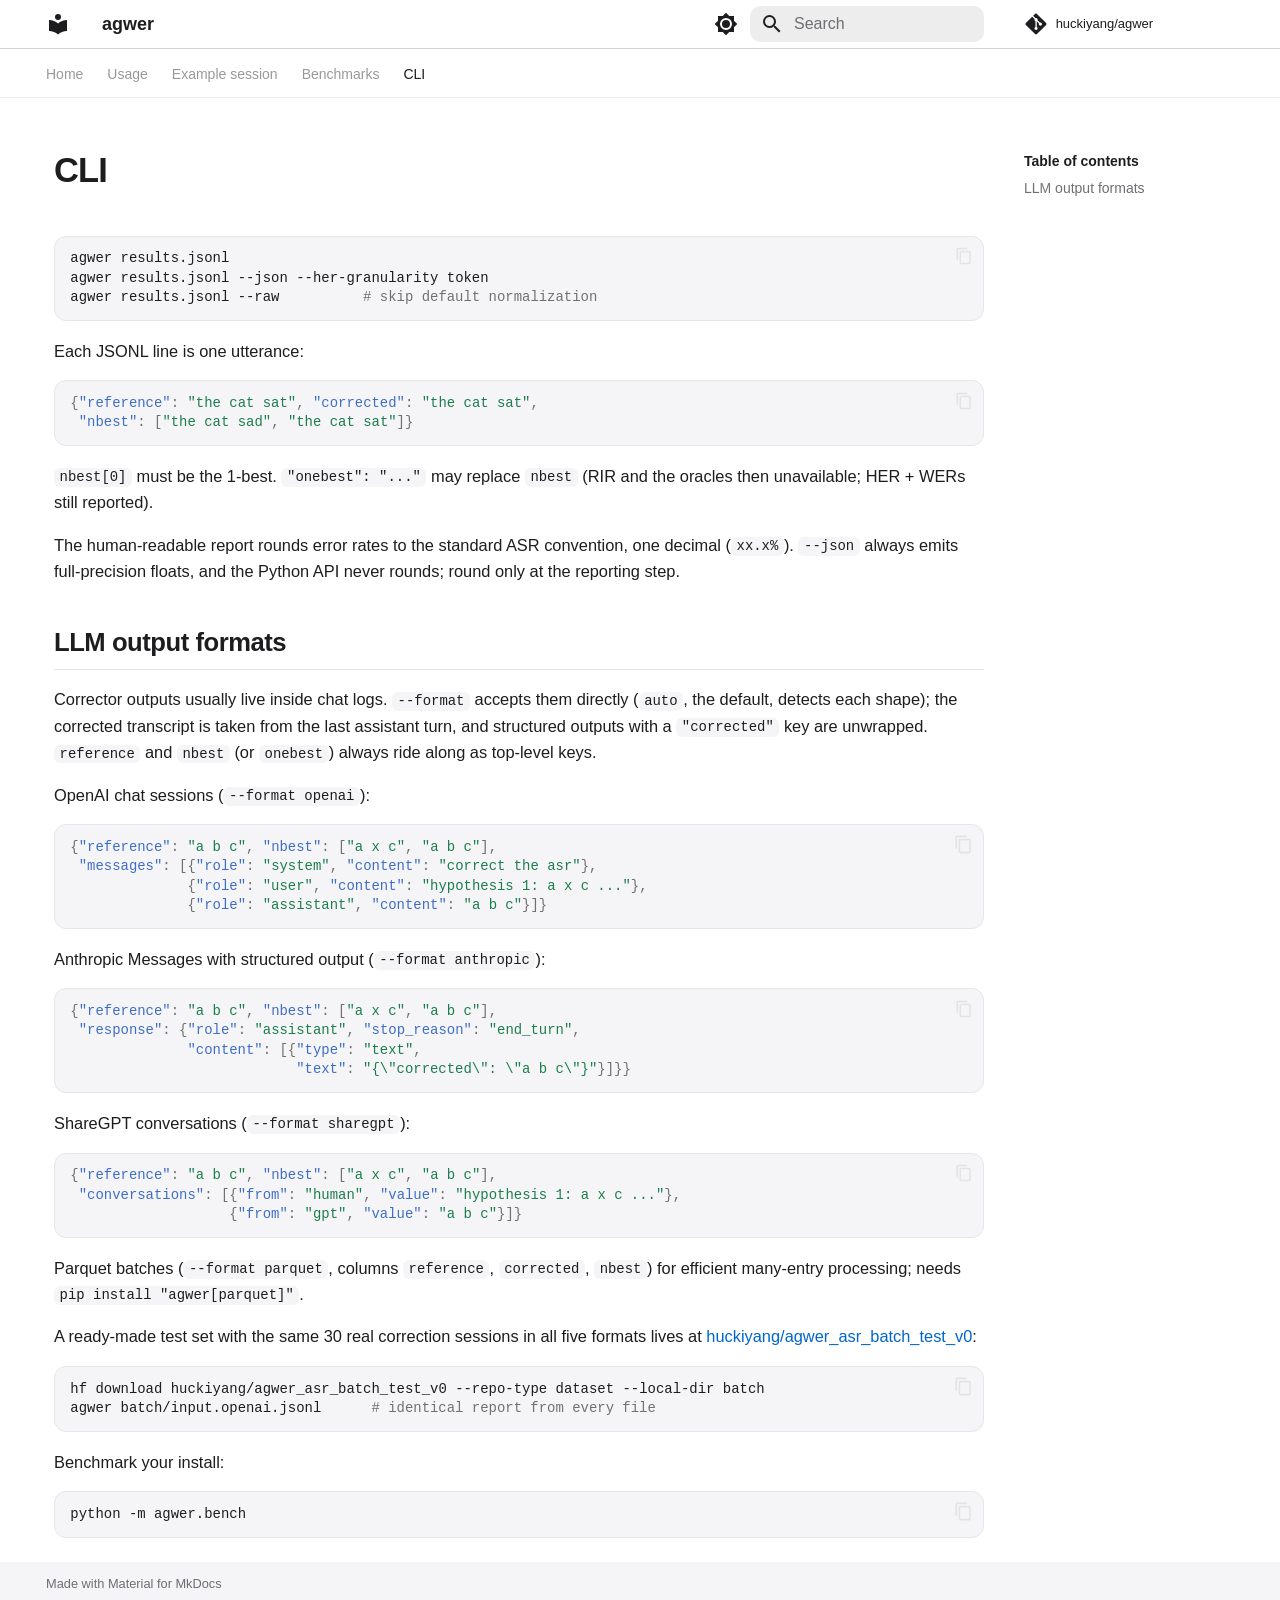
<file: cli/index.html>
<!doctype html>
<html lang="en" class="no-js">
  <head>
    
      <meta charset="utf-8">
      <meta name="viewport" content="width=device-width,initial-scale=1">
      
        <meta name="description" content="Agentic WER metrics for speech recognition and voice agents">
      
      
      
        <link rel="canonical" href="https://huckiyang.github.io/agwer/cli/">
      
      
        <link rel="prev" href="../benchmarks/">
      
      
      
        
      
      
      <link rel="icon" href="../assets/images/favicon.png">
      <meta name="generator" content="mkdocs-1.6.1, mkdocs-material-9.7.7">
    
    
      
        <title>CLI - agwer</title>
      
    
    
      <link rel="stylesheet" href="../assets/stylesheets/main.ec1eaa64.min.css">
      
        
        <link rel="stylesheet" href="../assets/stylesheets/palette.ab4e12ef.min.css">
      
      


    
    
      
    
    
      
    
    
      <link rel="stylesheet" href="../stylesheets/extra.css">
    
    <script>__md_scope=new URL("..",location),__md_hash=e=>[...e].reduce(((e,_)=>(e<<5)-e+_.charCodeAt(0)),0),__md_get=(e,_=localStorage,t=__md_scope)=>JSON.parse(_.getItem(t.pathname+"."+e)),__md_set=(e,_,t=localStorage,a=__md_scope)=>{try{t.setItem(a.pathname+"."+e,JSON.stringify(_))}catch(e){}}</script>
    
      

    
    
  </head>
  
  
    
    
      
    
    
    
    
    <body dir="ltr" data-md-color-scheme="default" data-md-color-primary="white" data-md-color-accent="blue">
  
    
    <input class="md-toggle" data-md-toggle="drawer" type="checkbox" id="__drawer" autocomplete="off">
    <input class="md-toggle" data-md-toggle="search" type="checkbox" id="__search" autocomplete="off">
    <label class="md-overlay" for="__drawer"></label>
    <div data-md-component="skip">
      
        
        <a href="#cli" class="md-skip">
          Skip to content
        </a>
      
    </div>
    <div data-md-component="announce">
      
    </div>
    
    
      

<header class="md-header" data-md-component="header">
  <nav class="md-header__inner md-grid" aria-label="Header">
    <a href=".." title="agwer" class="md-header__button md-logo" aria-label="agwer" data-md-component="logo">
      
  
  <svg xmlns="http://www.w3.org/2000/svg" viewBox="0 0 24 24"><path d="M12 8a3 3 0 0 0 3-3 3 3 0 0 0-3-3 3 3 0 0 0-3 3 3 3 0 0 0 3 3m0 3.54C9.64 9.35 6.5 8 3 8v11c3.5 0 6.64 1.35 9 3.54 2.36-2.19 5.5-3.54 9-3.54V8c-3.5 0-6.64 1.35-9 3.54"/></svg>

    </a>
    <label class="md-header__button md-icon" for="__drawer">
      
      <svg xmlns="http://www.w3.org/2000/svg" viewBox="0 0 24 24"><path d="M3 6h18v2H3zm0 5h18v2H3zm0 5h18v2H3z"/></svg>
    </label>
    <div class="md-header__title" data-md-component="header-title">
      <div class="md-header__ellipsis">
        <div class="md-header__topic">
          <span class="md-ellipsis">
            agwer
          </span>
        </div>
        <div class="md-header__topic" data-md-component="header-topic">
          <span class="md-ellipsis">
            
              CLI
            
          </span>
        </div>
      </div>
    </div>
    
      
        <form class="md-header__option" data-md-component="palette">
  
    
    
    
    <input class="md-option" data-md-color-media="" data-md-color-scheme="default" data-md-color-primary="white" data-md-color-accent="blue"  aria-label="dark mode"  type="radio" name="__palette" id="__palette_0">
    
      <label class="md-header__button md-icon" title="dark mode" for="__palette_1" hidden>
        <svg xmlns="http://www.w3.org/2000/svg" viewBox="0 0 24 24"><path d="M12 8a4 4 0 0 0-4 4 4 4 0 0 0 4 4 4 4 0 0 0 4-4 4 4 0 0 0-4-4m0 10a6 6 0 0 1-6-6 6 6 0 0 1 6-6 6 6 0 0 1 6 6 6 6 0 0 1-6 6m8-9.31V4h-4.69L12 .69 8.69 4H4v4.69L.69 12 4 15.31V20h4.69L12 23.31 15.31 20H20v-4.69L23.31 12z"/></svg>
      </label>
    
  
    
    
    
    <input class="md-option" data-md-color-media="" data-md-color-scheme="slate" data-md-color-primary="black" data-md-color-accent="blue"  aria-label="light mode"  type="radio" name="__palette" id="__palette_1">
    
      <label class="md-header__button md-icon" title="light mode" for="__palette_0" hidden>
        <svg xmlns="http://www.w3.org/2000/svg" viewBox="0 0 24 24"><path d="M12 18c-.89 0-1.74-.2-2.5-.55C11.56 16.5 13 14.42 13 12s-1.44-4.5-3.5-5.45C10.26 6.2 11.11 6 12 6a6 6 0 0 1 6 6 6 6 0 0 1-6 6m8-9.31V4h-4.69L12 .69 8.69 4H4v4.69L.69 12 4 15.31V20h4.69L12 23.31 15.31 20H20v-4.69L23.31 12z"/></svg>
      </label>
    
  
</form>
      
    
    
      <script>var palette=__md_get("__palette");if(palette&&palette.color){if("(prefers-color-scheme)"===palette.color.media){var media=matchMedia("(prefers-color-scheme: light)"),input=document.querySelector(media.matches?"[data-md-color-media='(prefers-color-scheme: light)']":"[data-md-color-media='(prefers-color-scheme: dark)']");palette.color.media=input.getAttribute("data-md-color-media"),palette.color.scheme=input.getAttribute("data-md-color-scheme"),palette.color.primary=input.getAttribute("data-md-color-primary"),palette.color.accent=input.getAttribute("data-md-color-accent")}for(var[key,value]of Object.entries(palette.color))document.body.setAttribute("data-md-color-"+key,value)}</script>
    
    
    
      
      
        <label class="md-header__button md-icon" for="__search">
          
          <svg xmlns="http://www.w3.org/2000/svg" viewBox="0 0 24 24"><path d="M9.5 3A6.5 6.5 0 0 1 16 9.5c0 1.61-.59 3.09-1.56 4.23l.27.27h.79l5 5-1.5 1.5-5-5v-.79l-.27-.27A6.52 6.52 0 0 1 9.5 16 6.5 6.5 0 0 1 3 9.5 6.5 6.5 0 0 1 9.5 3m0 2C7 5 5 7 5 9.5S7 14 9.5 14 14 12 14 9.5 12 5 9.5 5"/></svg>
        </label>
        <div class="md-search" data-md-component="search" role="dialog">
  <label class="md-search__overlay" for="__search"></label>
  <div class="md-search__inner" role="search">
    <form class="md-search__form" name="search">
      <input type="text" class="md-search__input" name="query" aria-label="Search" placeholder="Search" autocapitalize="off" autocorrect="off" autocomplete="off" spellcheck="false" data-md-component="search-query" required>
      <label class="md-search__icon md-icon" for="__search">
        
        <svg xmlns="http://www.w3.org/2000/svg" viewBox="0 0 24 24"><path d="M9.5 3A6.5 6.5 0 0 1 16 9.5c0 1.61-.59 3.09-1.56 4.23l.27.27h.79l5 5-1.5 1.5-5-5v-.79l-.27-.27A6.52 6.52 0 0 1 9.5 16 6.5 6.5 0 0 1 3 9.5 6.5 6.5 0 0 1 9.5 3m0 2C7 5 5 7 5 9.5S7 14 9.5 14 14 12 14 9.5 12 5 9.5 5"/></svg>
        
        <svg xmlns="http://www.w3.org/2000/svg" viewBox="0 0 24 24"><path d="M20 11v2H8l5.5 5.5-1.42 1.42L4.16 12l7.92-7.92L13.5 5.5 8 11z"/></svg>
      </label>
      <nav class="md-search__options" aria-label="Search">
        
        <button type="reset" class="md-search__icon md-icon" title="Clear" aria-label="Clear" tabindex="-1">
          
          <svg xmlns="http://www.w3.org/2000/svg" viewBox="0 0 24 24"><path d="M19 6.41 17.59 5 12 10.59 6.41 5 5 6.41 10.59 12 5 17.59 6.41 19 12 13.41 17.59 19 19 17.59 13.41 12z"/></svg>
        </button>
      </nav>
      
    </form>
    <div class="md-search__output">
      <div class="md-search__scrollwrap" tabindex="0" data-md-scrollfix>
        <div class="md-search-result" data-md-component="search-result">
          <div class="md-search-result__meta">
            Initializing search
          </div>
          <ol class="md-search-result__list" role="presentation"></ol>
        </div>
      </div>
    </div>
  </div>
</div>
      
    
    
      <div class="md-header__source">
        <a href="https://github.com/huckiyang/agwer" title="Go to repository" class="md-source" data-md-component="source">
  <div class="md-source__icon md-icon">
    
    <svg xmlns="http://www.w3.org/2000/svg" viewBox="0 0 448 512"><!--! Font Awesome Free 7.1.0 by @fontawesome - https://fontawesome.com License - https://fontawesome.com/license/free (Icons: CC BY 4.0, Fonts: SIL OFL 1.1, Code: MIT License) Copyright 2025 Fonticons, Inc.--><path d="M439.6 236.1 244 40.5c-5.4-5.5-12.8-8.5-20.4-8.5s-15 3-20.4 8.4L162.5 81l51.5 51.5c27.1-9.1 52.7 16.8 43.4 43.7l49.7 49.7c34.2-11.8 61.2 31 35.5 56.7-26.5 26.5-70.2-2.9-56-37.3L240.3 199v121.9c25.3 12.5 22.3 41.8 9.1 55-6.4 6.4-15.2 10.1-24.3 10.1s-17.8-3.6-24.3-10.1c-17.6-17.6-11.1-46.9 11.2-56v-123c-20.8-8.5-24.6-30.7-18.6-45L142.6 101 8.5 235.1C3 240.6 0 247.9 0 255.5s3 15 8.5 20.4l195.6 195.7c5.4 5.4 12.7 8.4 20.4 8.4s15-3 20.4-8.4l194.7-194.7c5.4-5.4 8.4-12.8 8.4-20.4s-3-15-8.4-20.4"/></svg>
  </div>
  <div class="md-source__repository">
    huckiyang/agwer
  </div>
</a>
      </div>
    
  </nav>
  
</header>
    
    <div class="md-container" data-md-component="container">
      
      
        
          
            
<nav class="md-tabs" aria-label="Tabs" data-md-component="tabs">
  <div class="md-grid">
    <ul class="md-tabs__list">
      
        
  
  
  
  
    <li class="md-tabs__item">
      <a href=".." class="md-tabs__link">
        
  
  
    
  
  Home

      </a>
    </li>
  

      
        
  
  
  
  
    <li class="md-tabs__item">
      <a href="../usage/" class="md-tabs__link">
        
  
  
    
  
  Usage

      </a>
    </li>
  

      
        
  
  
  
  
    <li class="md-tabs__item">
      <a href="../examples/" class="md-tabs__link">
        
  
  
    
  
  Example session

      </a>
    </li>
  

      
        
  
  
  
  
    <li class="md-tabs__item">
      <a href="../benchmarks/" class="md-tabs__link">
        
  
  
    
  
  Benchmarks

      </a>
    </li>
  

      
        
  
  
  
    
  
  
    <li class="md-tabs__item md-tabs__item--active">
      <a href="./" class="md-tabs__link">
        
  
  
    
  
  CLI

      </a>
    </li>
  

      
    </ul>
  </div>
</nav>
          
        
      
      <main class="md-main" data-md-component="main">
        <div class="md-main__inner md-grid">
          
            
              
              <div class="md-sidebar md-sidebar--primary" data-md-component="sidebar" data-md-type="navigation" >
                <div class="md-sidebar__scrollwrap">
                  <div class="md-sidebar__inner">
                    


  


<nav class="md-nav md-nav--primary md-nav--lifted" aria-label="Navigation" data-md-level="0">
  <label class="md-nav__title" for="__drawer">
    <a href=".." title="agwer" class="md-nav__button md-logo" aria-label="agwer" data-md-component="logo">
      
  
  <svg xmlns="http://www.w3.org/2000/svg" viewBox="0 0 24 24"><path d="M12 8a3 3 0 0 0 3-3 3 3 0 0 0-3-3 3 3 0 0 0-3 3 3 3 0 0 0 3 3m0 3.54C9.64 9.35 6.5 8 3 8v11c3.5 0 6.64 1.35 9 3.54 2.36-2.19 5.5-3.54 9-3.54V8c-3.5 0-6.64 1.35-9 3.54"/></svg>

    </a>
    agwer
  </label>
  
    <div class="md-nav__source">
      <a href="https://github.com/huckiyang/agwer" title="Go to repository" class="md-source" data-md-component="source">
  <div class="md-source__icon md-icon">
    
    <svg xmlns="http://www.w3.org/2000/svg" viewBox="0 0 448 512"><!--! Font Awesome Free 7.1.0 by @fontawesome - https://fontawesome.com License - https://fontawesome.com/license/free (Icons: CC BY 4.0, Fonts: SIL OFL 1.1, Code: MIT License) Copyright 2025 Fonticons, Inc.--><path d="M439.6 236.1 244 40.5c-5.4-5.5-12.8-8.5-20.4-8.5s-15 3-20.4 8.4L162.5 81l51.5 51.5c27.1-9.1 52.7 16.8 43.4 43.7l49.7 49.7c34.2-11.8 61.2 31 35.5 56.7-26.5 26.5-70.2-2.9-56-37.3L240.3 199v121.9c25.3 12.5 22.3 41.8 9.1 55-6.4 6.4-15.2 10.1-24.3 10.1s-17.8-3.6-24.3-10.1c-17.6-17.6-11.1-46.9 11.2-56v-123c-20.8-8.5-24.6-30.7-18.6-45L142.6 101 8.5 235.1C3 240.6 0 247.9 0 255.5s3 15 8.5 20.4l195.6 195.7c5.4 5.4 12.7 8.4 20.4 8.4s15-3 20.4-8.4l194.7-194.7c5.4-5.4 8.4-12.8 8.4-20.4s-3-15-8.4-20.4"/></svg>
  </div>
  <div class="md-source__repository">
    huckiyang/agwer
  </div>
</a>
    </div>
  
  <ul class="md-nav__list" data-md-scrollfix>
    
      
      
  
  
  
  
    <li class="md-nav__item">
      <a href=".." class="md-nav__link">
        
  
  
  <span class="md-ellipsis">
    
  
    Home
  

    
  </span>
  
  

      </a>
    </li>
  

    
      
      
  
  
  
  
    <li class="md-nav__item">
      <a href="../usage/" class="md-nav__link">
        
  
  
  <span class="md-ellipsis">
    
  
    Usage
  

    
  </span>
  
  

      </a>
    </li>
  

    
      
      
  
  
  
  
    <li class="md-nav__item">
      <a href="../examples/" class="md-nav__link">
        
  
  
  <span class="md-ellipsis">
    
  
    Example session
  

    
  </span>
  
  

      </a>
    </li>
  

    
      
      
  
  
  
  
    <li class="md-nav__item">
      <a href="../benchmarks/" class="md-nav__link">
        
  
  
  <span class="md-ellipsis">
    
  
    Benchmarks
  

    
  </span>
  
  

      </a>
    </li>
  

    
      
      
  
  
    
  
  
  
    <li class="md-nav__item md-nav__item--active">
      
      <input class="md-nav__toggle md-toggle" type="checkbox" id="__toc">
      
      
        
      
      
        <label class="md-nav__link md-nav__link--active" for="__toc">
          
  
  
  <span class="md-ellipsis">
    
  
    CLI
  

    
  </span>
  
  

          <span class="md-nav__icon md-icon"></span>
        </label>
      
      <a href="./" class="md-nav__link md-nav__link--active">
        
  
  
  <span class="md-ellipsis">
    
  
    CLI
  

    
  </span>
  
  

      </a>
      
        

<nav class="md-nav md-nav--secondary" aria-label="Table of contents">
  
  
  
    
  
  
    <label class="md-nav__title" for="__toc">
      <span class="md-nav__icon md-icon"></span>
      Table of contents
    </label>
    <ul class="md-nav__list" data-md-component="toc" data-md-scrollfix>
      
        <li class="md-nav__item">
  <a href="#llm-output-formats" class="md-nav__link">
    <span class="md-ellipsis">
      
        LLM output formats
      
    </span>
  </a>
  
</li>
      
    </ul>
  
</nav>
      
    </li>
  

    
  </ul>
</nav>
                  </div>
                </div>
              </div>
            
            
              
              <div class="md-sidebar md-sidebar--secondary" data-md-component="sidebar" data-md-type="toc" >
                <div class="md-sidebar__scrollwrap">
                  <div class="md-sidebar__inner">
                    

<nav class="md-nav md-nav--secondary" aria-label="Table of contents">
  
  
  
    
  
  
    <label class="md-nav__title" for="__toc">
      <span class="md-nav__icon md-icon"></span>
      Table of contents
    </label>
    <ul class="md-nav__list" data-md-component="toc" data-md-scrollfix>
      
        <li class="md-nav__item">
  <a href="#llm-output-formats" class="md-nav__link">
    <span class="md-ellipsis">
      
        LLM output formats
      
    </span>
  </a>
  
</li>
      
    </ul>
  
</nav>
                  </div>
                </div>
              </div>
            
          
          
            <div class="md-content" data-md-component="content">
              
              <article class="md-content__inner md-typeset">
                
                  


  
  


<h1 id="cli">CLI</h1>
<div class="highlight"><pre><span></span><code>agwer<span class="w"> </span>results.jsonl
agwer<span class="w"> </span>results.jsonl<span class="w"> </span>--json<span class="w"> </span>--her-granularity<span class="w"> </span>token
agwer<span class="w"> </span>results.jsonl<span class="w"> </span>--raw<span class="w">          </span><span class="c1"># skip default normalization</span>
</code></pre></div>
<p>Each JSONL line is one utterance:</p>
<div class="highlight"><pre><span></span><code><span class="p">{</span><span class="nt">&quot;reference&quot;</span><span class="p">:</span><span class="w"> </span><span class="s2">&quot;the cat sat&quot;</span><span class="p">,</span><span class="w"> </span><span class="nt">&quot;corrected&quot;</span><span class="p">:</span><span class="w"> </span><span class="s2">&quot;the cat sat&quot;</span><span class="p">,</span>
<span class="w"> </span><span class="nt">&quot;nbest&quot;</span><span class="p">:</span><span class="w"> </span><span class="p">[</span><span class="s2">&quot;the cat sad&quot;</span><span class="p">,</span><span class="w"> </span><span class="s2">&quot;the cat sat&quot;</span><span class="p">]}</span>
</code></pre></div>
<p><code>nbest[0]</code> must be the 1-best. <code>"onebest": "..."</code> may replace <code>nbest</code>
(RIR and the oracles then unavailable; HER + WERs still reported).</p>
<p>The human-readable report rounds error rates to the standard ASR
convention, one decimal (<code>xx.x%</code>). <code>--json</code> always emits full-precision
floats, and the Python API never rounds; round only at the reporting
step.</p>
<h2 id="llm-output-formats">LLM output formats</h2>
<p>Corrector outputs usually live inside chat logs. <code>--format</code> accepts them
directly (<code>auto</code>, the default, detects each shape); the corrected
transcript is taken from the last assistant turn, and structured outputs
with a <code>"corrected"</code> key are unwrapped. <code>reference</code> and <code>nbest</code> (or
<code>onebest</code>) always ride along as top-level keys.</p>
<p>OpenAI chat sessions (<code>--format openai</code>):</p>
<div class="highlight"><pre><span></span><code><span class="p">{</span><span class="nt">&quot;reference&quot;</span><span class="p">:</span><span class="w"> </span><span class="s2">&quot;a b c&quot;</span><span class="p">,</span><span class="w"> </span><span class="nt">&quot;nbest&quot;</span><span class="p">:</span><span class="w"> </span><span class="p">[</span><span class="s2">&quot;a x c&quot;</span><span class="p">,</span><span class="w"> </span><span class="s2">&quot;a b c&quot;</span><span class="p">],</span>
<span class="w"> </span><span class="nt">&quot;messages&quot;</span><span class="p">:</span><span class="w"> </span><span class="p">[{</span><span class="nt">&quot;role&quot;</span><span class="p">:</span><span class="w"> </span><span class="s2">&quot;system&quot;</span><span class="p">,</span><span class="w"> </span><span class="nt">&quot;content&quot;</span><span class="p">:</span><span class="w"> </span><span class="s2">&quot;correct the asr&quot;</span><span class="p">},</span>
<span class="w">              </span><span class="p">{</span><span class="nt">&quot;role&quot;</span><span class="p">:</span><span class="w"> </span><span class="s2">&quot;user&quot;</span><span class="p">,</span><span class="w"> </span><span class="nt">&quot;content&quot;</span><span class="p">:</span><span class="w"> </span><span class="s2">&quot;hypothesis 1: a x c ...&quot;</span><span class="p">},</span>
<span class="w">              </span><span class="p">{</span><span class="nt">&quot;role&quot;</span><span class="p">:</span><span class="w"> </span><span class="s2">&quot;assistant&quot;</span><span class="p">,</span><span class="w"> </span><span class="nt">&quot;content&quot;</span><span class="p">:</span><span class="w"> </span><span class="s2">&quot;a b c&quot;</span><span class="p">}]}</span>
</code></pre></div>
<p>Anthropic Messages with structured output (<code>--format anthropic</code>):</p>
<div class="highlight"><pre><span></span><code><span class="p">{</span><span class="nt">&quot;reference&quot;</span><span class="p">:</span><span class="w"> </span><span class="s2">&quot;a b c&quot;</span><span class="p">,</span><span class="w"> </span><span class="nt">&quot;nbest&quot;</span><span class="p">:</span><span class="w"> </span><span class="p">[</span><span class="s2">&quot;a x c&quot;</span><span class="p">,</span><span class="w"> </span><span class="s2">&quot;a b c&quot;</span><span class="p">],</span>
<span class="w"> </span><span class="nt">&quot;response&quot;</span><span class="p">:</span><span class="w"> </span><span class="p">{</span><span class="nt">&quot;role&quot;</span><span class="p">:</span><span class="w"> </span><span class="s2">&quot;assistant&quot;</span><span class="p">,</span><span class="w"> </span><span class="nt">&quot;stop_reason&quot;</span><span class="p">:</span><span class="w"> </span><span class="s2">&quot;end_turn&quot;</span><span class="p">,</span>
<span class="w">              </span><span class="nt">&quot;content&quot;</span><span class="p">:</span><span class="w"> </span><span class="p">[{</span><span class="nt">&quot;type&quot;</span><span class="p">:</span><span class="w"> </span><span class="s2">&quot;text&quot;</span><span class="p">,</span>
<span class="w">                           </span><span class="nt">&quot;text&quot;</span><span class="p">:</span><span class="w"> </span><span class="s2">&quot;{\&quot;corrected\&quot;: \&quot;a b c\&quot;}&quot;</span><span class="p">}]}}</span>
</code></pre></div>
<p>ShareGPT conversations (<code>--format sharegpt</code>):</p>
<div class="highlight"><pre><span></span><code><span class="p">{</span><span class="nt">&quot;reference&quot;</span><span class="p">:</span><span class="w"> </span><span class="s2">&quot;a b c&quot;</span><span class="p">,</span><span class="w"> </span><span class="nt">&quot;nbest&quot;</span><span class="p">:</span><span class="w"> </span><span class="p">[</span><span class="s2">&quot;a x c&quot;</span><span class="p">,</span><span class="w"> </span><span class="s2">&quot;a b c&quot;</span><span class="p">],</span>
<span class="w"> </span><span class="nt">&quot;conversations&quot;</span><span class="p">:</span><span class="w"> </span><span class="p">[{</span><span class="nt">&quot;from&quot;</span><span class="p">:</span><span class="w"> </span><span class="s2">&quot;human&quot;</span><span class="p">,</span><span class="w"> </span><span class="nt">&quot;value&quot;</span><span class="p">:</span><span class="w"> </span><span class="s2">&quot;hypothesis 1: a x c ...&quot;</span><span class="p">},</span>
<span class="w">                   </span><span class="p">{</span><span class="nt">&quot;from&quot;</span><span class="p">:</span><span class="w"> </span><span class="s2">&quot;gpt&quot;</span><span class="p">,</span><span class="w"> </span><span class="nt">&quot;value&quot;</span><span class="p">:</span><span class="w"> </span><span class="s2">&quot;a b c&quot;</span><span class="p">}]}</span>
</code></pre></div>
<p>Parquet batches (<code>--format parquet</code>, columns <code>reference</code>, <code>corrected</code>,
<code>nbest</code>) for efficient many-entry processing; needs
<code>pip install "agwer[parquet]"</code>.</p>
<p>A ready-made test set with the same 30 real correction sessions in all
five formats lives at
<a href="https://huggingface.co/datasets/huckiyang/agwer_asr_batch_test_v0">huckiyang/agwer_asr_batch_test_v0</a>:</p>
<div class="highlight"><pre><span></span><code>hf<span class="w"> </span>download<span class="w"> </span>huckiyang/agwer_asr_batch_test_v0<span class="w"> </span>--repo-type<span class="w"> </span>dataset<span class="w"> </span>--local-dir<span class="w"> </span>batch
agwer<span class="w"> </span>batch/input.openai.jsonl<span class="w">      </span><span class="c1"># identical report from every file</span>
</code></pre></div>
<p>Benchmark your install:</p>
<div class="highlight"><pre><span></span><code>python<span class="w"> </span>-m<span class="w"> </span>agwer.bench
</code></pre></div>












                
              </article>
            </div>
          
          
<script>var target=document.getElementById(location.hash.slice(1));target&&target.name&&(target.checked=target.name.startsWith("__tabbed_"))</script>
        </div>
        
      </main>
      
        <footer class="md-footer">
  
  <div class="md-footer-meta md-typeset">
    <div class="md-footer-meta__inner md-grid">
      <div class="md-copyright">
  
  
    Made with
    <a href="https://squidfunk.github.io/mkdocs-material/" target="_blank" rel="noopener">
      Material for MkDocs
    </a>
  
</div>
      
    </div>
  </div>
</footer>
      
    </div>
    <div class="md-dialog" data-md-component="dialog">
      <div class="md-dialog__inner md-typeset"></div>
    </div>
    
    
    
      
      
      <script id="__config" type="application/json">{"annotate": null, "base": "..", "features": ["navigation.sections", "navigation.tabs", "content.code.copy"], "search": "../assets/javascripts/workers/search.2c215733.min.js", "tags": null, "translations": {"clipboard.copied": "Copied to clipboard", "clipboard.copy": "Copy to clipboard", "search.result.more.one": "1 more on this page", "search.result.more.other": "# more on this page", "search.result.none": "No matching documents", "search.result.one": "1 matching document", "search.result.other": "# matching documents", "search.result.placeholder": "Type to start searching", "search.result.term.missing": "Missing", "select.version": "Select version"}, "version": null}</script>
    
    
      <script src="../assets/javascripts/bundle.d7400e89.min.js"></script>
      
    
  </body>
</html>
</file>
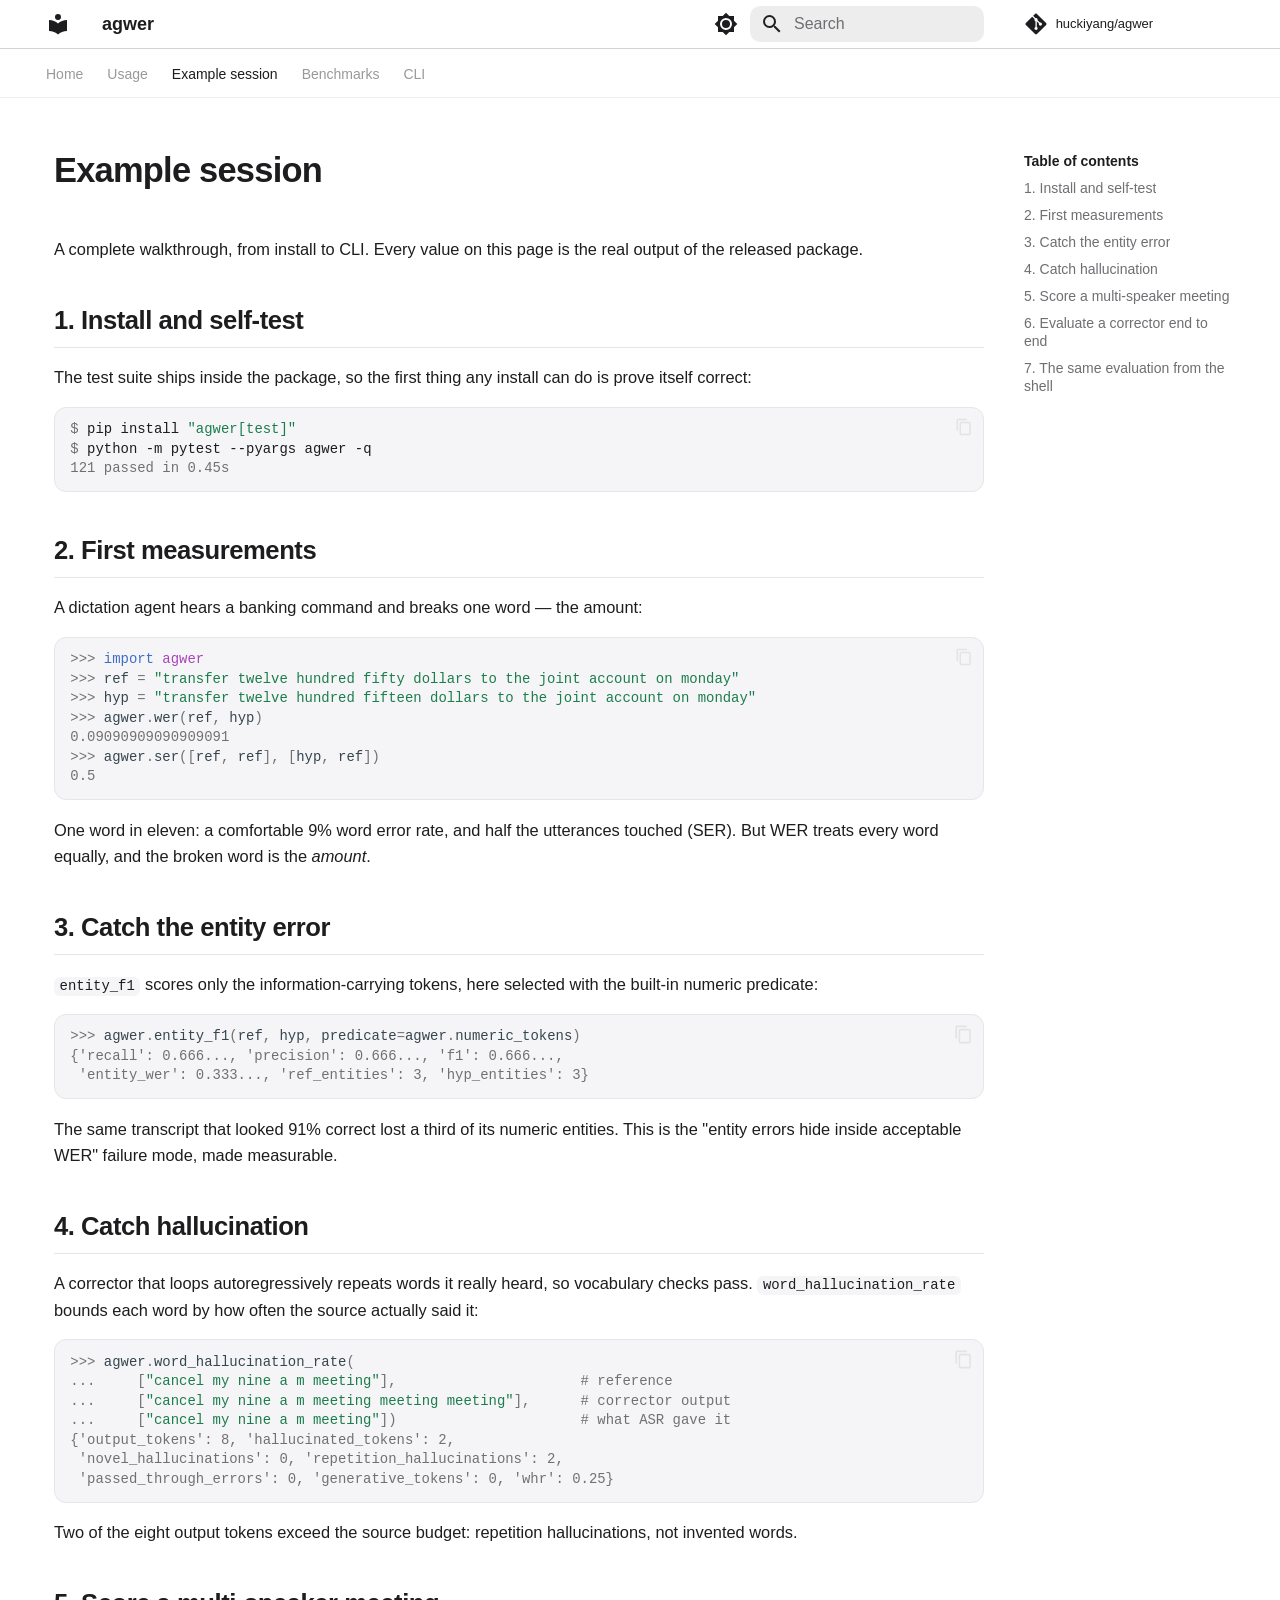
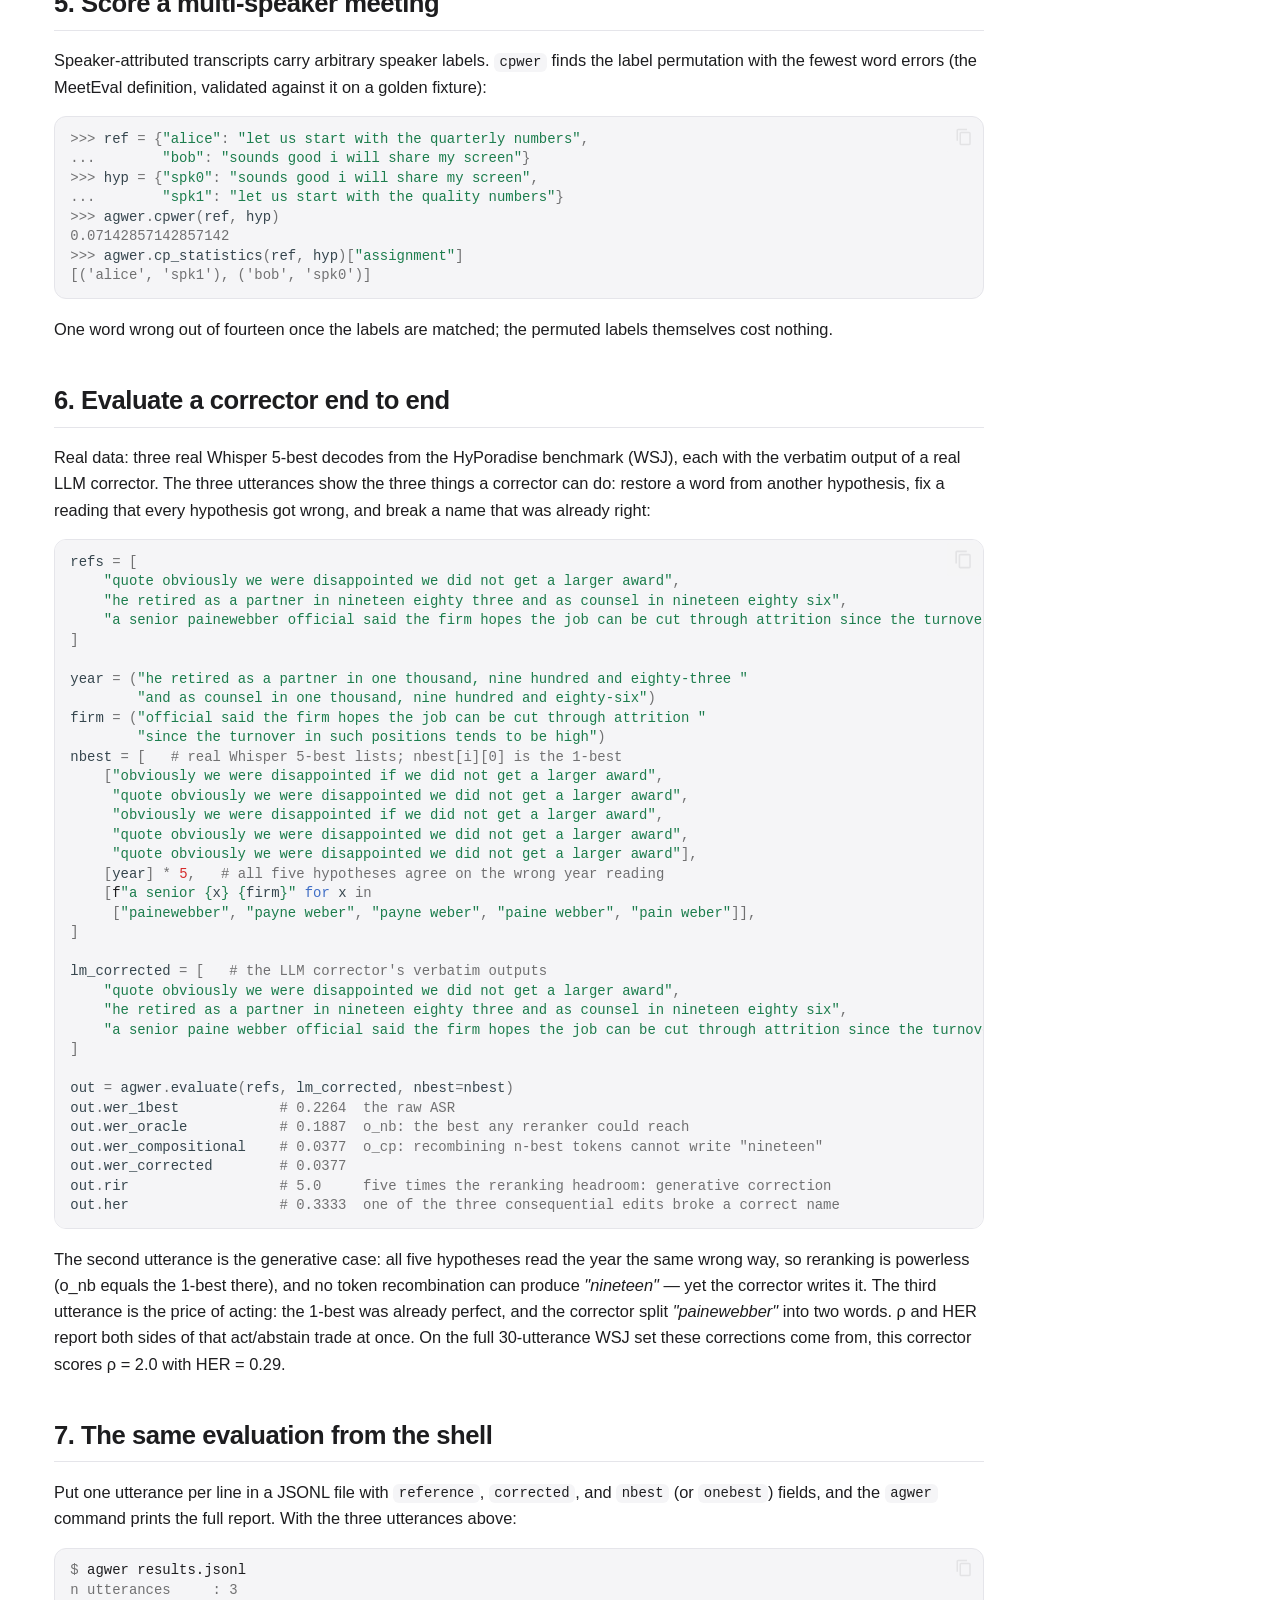
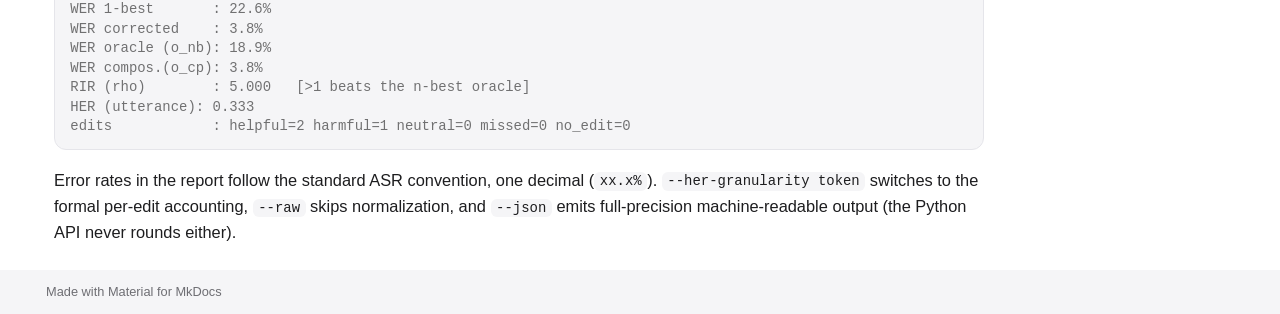
<file: examples/index.html>
<!doctype html>
<html lang="en" class="no-js">
  <head>
    
      <meta charset="utf-8">
      <meta name="viewport" content="width=device-width,initial-scale=1">
      
        <meta name="description" content="Agentic WER metrics for speech recognition and voice agents">
      
      
      
        <link rel="canonical" href="https://huckiyang.github.io/agwer/examples/">
      
      
        <link rel="prev" href="../usage/">
      
      
        <link rel="next" href="../benchmarks/">
      
      
        
      
      
      <link rel="icon" href="../assets/images/favicon.png">
      <meta name="generator" content="mkdocs-1.6.1, mkdocs-material-9.7.7">
    
    
      
        <title>Example session - agwer</title>
      
    
    
      <link rel="stylesheet" href="../assets/stylesheets/main.ec1eaa64.min.css">
      
        
        <link rel="stylesheet" href="../assets/stylesheets/palette.ab4e12ef.min.css">
      
      


    
    
      
    
    
      
    
    
      <link rel="stylesheet" href="../stylesheets/extra.css">
    
    <script>__md_scope=new URL("..",location),__md_hash=e=>[...e].reduce(((e,_)=>(e<<5)-e+_.charCodeAt(0)),0),__md_get=(e,_=localStorage,t=__md_scope)=>JSON.parse(_.getItem(t.pathname+"."+e)),__md_set=(e,_,t=localStorage,a=__md_scope)=>{try{t.setItem(a.pathname+"."+e,JSON.stringify(_))}catch(e){}}</script>
    
      

    
    
  </head>
  
  
    
    
      
    
    
    
    
    <body dir="ltr" data-md-color-scheme="default" data-md-color-primary="white" data-md-color-accent="blue">
  
    
    <input class="md-toggle" data-md-toggle="drawer" type="checkbox" id="__drawer" autocomplete="off">
    <input class="md-toggle" data-md-toggle="search" type="checkbox" id="__search" autocomplete="off">
    <label class="md-overlay" for="__drawer"></label>
    <div data-md-component="skip">
      
        
        <a href="#example-session" class="md-skip">
          Skip to content
        </a>
      
    </div>
    <div data-md-component="announce">
      
    </div>
    
    
      

<header class="md-header" data-md-component="header">
  <nav class="md-header__inner md-grid" aria-label="Header">
    <a href=".." title="agwer" class="md-header__button md-logo" aria-label="agwer" data-md-component="logo">
      
  
  <svg xmlns="http://www.w3.org/2000/svg" viewBox="0 0 24 24"><path d="M12 8a3 3 0 0 0 3-3 3 3 0 0 0-3-3 3 3 0 0 0-3 3 3 3 0 0 0 3 3m0 3.54C9.64 9.35 6.5 8 3 8v11c3.5 0 6.64 1.35 9 3.54 2.36-2.19 5.5-3.54 9-3.54V8c-3.5 0-6.64 1.35-9 3.54"/></svg>

    </a>
    <label class="md-header__button md-icon" for="__drawer">
      
      <svg xmlns="http://www.w3.org/2000/svg" viewBox="0 0 24 24"><path d="M3 6h18v2H3zm0 5h18v2H3zm0 5h18v2H3z"/></svg>
    </label>
    <div class="md-header__title" data-md-component="header-title">
      <div class="md-header__ellipsis">
        <div class="md-header__topic">
          <span class="md-ellipsis">
            agwer
          </span>
        </div>
        <div class="md-header__topic" data-md-component="header-topic">
          <span class="md-ellipsis">
            
              Example session
            
          </span>
        </div>
      </div>
    </div>
    
      
        <form class="md-header__option" data-md-component="palette">
  
    
    
    
    <input class="md-option" data-md-color-media="" data-md-color-scheme="default" data-md-color-primary="white" data-md-color-accent="blue"  aria-label="dark mode"  type="radio" name="__palette" id="__palette_0">
    
      <label class="md-header__button md-icon" title="dark mode" for="__palette_1" hidden>
        <svg xmlns="http://www.w3.org/2000/svg" viewBox="0 0 24 24"><path d="M12 8a4 4 0 0 0-4 4 4 4 0 0 0 4 4 4 4 0 0 0 4-4 4 4 0 0 0-4-4m0 10a6 6 0 0 1-6-6 6 6 0 0 1 6-6 6 6 0 0 1 6 6 6 6 0 0 1-6 6m8-9.31V4h-4.69L12 .69 8.69 4H4v4.69L.69 12 4 15.31V20h4.69L12 23.31 15.31 20H20v-4.69L23.31 12z"/></svg>
      </label>
    
  
    
    
    
    <input class="md-option" data-md-color-media="" data-md-color-scheme="slate" data-md-color-primary="black" data-md-color-accent="blue"  aria-label="light mode"  type="radio" name="__palette" id="__palette_1">
    
      <label class="md-header__button md-icon" title="light mode" for="__palette_0" hidden>
        <svg xmlns="http://www.w3.org/2000/svg" viewBox="0 0 24 24"><path d="M12 18c-.89 0-1.74-.2-2.5-.55C11.56 16.5 13 14.42 13 12s-1.44-4.5-3.5-5.45C10.26 6.2 11.11 6 12 6a6 6 0 0 1 6 6 6 6 0 0 1-6 6m8-9.31V4h-4.69L12 .69 8.69 4H4v4.69L.69 12 4 15.31V20h4.69L12 23.31 15.31 20H20v-4.69L23.31 12z"/></svg>
      </label>
    
  
</form>
      
    
    
      <script>var palette=__md_get("__palette");if(palette&&palette.color){if("(prefers-color-scheme)"===palette.color.media){var media=matchMedia("(prefers-color-scheme: light)"),input=document.querySelector(media.matches?"[data-md-color-media='(prefers-color-scheme: light)']":"[data-md-color-media='(prefers-color-scheme: dark)']");palette.color.media=input.getAttribute("data-md-color-media"),palette.color.scheme=input.getAttribute("data-md-color-scheme"),palette.color.primary=input.getAttribute("data-md-color-primary"),palette.color.accent=input.getAttribute("data-md-color-accent")}for(var[key,value]of Object.entries(palette.color))document.body.setAttribute("data-md-color-"+key,value)}</script>
    
    
    
      
      
        <label class="md-header__button md-icon" for="__search">
          
          <svg xmlns="http://www.w3.org/2000/svg" viewBox="0 0 24 24"><path d="M9.5 3A6.5 6.5 0 0 1 16 9.5c0 1.61-.59 3.09-1.56 4.23l.27.27h.79l5 5-1.5 1.5-5-5v-.79l-.27-.27A6.52 6.52 0 0 1 9.5 16 6.5 6.5 0 0 1 3 9.5 6.5 6.5 0 0 1 9.5 3m0 2C7 5 5 7 5 9.5S7 14 9.5 14 14 12 14 9.5 12 5 9.5 5"/></svg>
        </label>
        <div class="md-search" data-md-component="search" role="dialog">
  <label class="md-search__overlay" for="__search"></label>
  <div class="md-search__inner" role="search">
    <form class="md-search__form" name="search">
      <input type="text" class="md-search__input" name="query" aria-label="Search" placeholder="Search" autocapitalize="off" autocorrect="off" autocomplete="off" spellcheck="false" data-md-component="search-query" required>
      <label class="md-search__icon md-icon" for="__search">
        
        <svg xmlns="http://www.w3.org/2000/svg" viewBox="0 0 24 24"><path d="M9.5 3A6.5 6.5 0 0 1 16 9.5c0 1.61-.59 3.09-1.56 4.23l.27.27h.79l5 5-1.5 1.5-5-5v-.79l-.27-.27A6.52 6.52 0 0 1 9.5 16 6.5 6.5 0 0 1 3 9.5 6.5 6.5 0 0 1 9.5 3m0 2C7 5 5 7 5 9.5S7 14 9.5 14 14 12 14 9.5 12 5 9.5 5"/></svg>
        
        <svg xmlns="http://www.w3.org/2000/svg" viewBox="0 0 24 24"><path d="M20 11v2H8l5.5 5.5-1.42 1.42L4.16 12l7.92-7.92L13.5 5.5 8 11z"/></svg>
      </label>
      <nav class="md-search__options" aria-label="Search">
        
        <button type="reset" class="md-search__icon md-icon" title="Clear" aria-label="Clear" tabindex="-1">
          
          <svg xmlns="http://www.w3.org/2000/svg" viewBox="0 0 24 24"><path d="M19 6.41 17.59 5 12 10.59 6.41 5 5 6.41 10.59 12 5 17.59 6.41 19 12 13.41 17.59 19 19 17.59 13.41 12z"/></svg>
        </button>
      </nav>
      
    </form>
    <div class="md-search__output">
      <div class="md-search__scrollwrap" tabindex="0" data-md-scrollfix>
        <div class="md-search-result" data-md-component="search-result">
          <div class="md-search-result__meta">
            Initializing search
          </div>
          <ol class="md-search-result__list" role="presentation"></ol>
        </div>
      </div>
    </div>
  </div>
</div>
      
    
    
      <div class="md-header__source">
        <a href="https://github.com/huckiyang/agwer" title="Go to repository" class="md-source" data-md-component="source">
  <div class="md-source__icon md-icon">
    
    <svg xmlns="http://www.w3.org/2000/svg" viewBox="0 0 448 512"><!--! Font Awesome Free 7.1.0 by @fontawesome - https://fontawesome.com License - https://fontawesome.com/license/free (Icons: CC BY 4.0, Fonts: SIL OFL 1.1, Code: MIT License) Copyright 2025 Fonticons, Inc.--><path d="M439.6 236.1 244 40.5c-5.4-5.5-12.8-8.5-20.4-8.5s-15 3-20.4 8.4L162.5 81l51.5 51.5c27.1-9.1 52.7 16.8 43.4 43.7l49.7 49.7c34.2-11.8 61.2 31 35.5 56.7-26.5 26.5-70.2-2.9-56-37.3L240.3 199v121.9c25.3 12.5 22.3 41.8 9.1 55-6.4 6.4-15.2 10.1-24.3 10.1s-17.8-3.6-24.3-10.1c-17.6-17.6-11.1-46.9 11.2-56v-123c-20.8-8.5-24.6-30.7-18.6-45L142.6 101 8.5 235.1C3 240.6 0 247.9 0 255.5s3 15 8.5 20.4l195.6 195.7c5.4 5.4 12.7 8.4 20.4 8.4s15-3 20.4-8.4l194.7-194.7c5.4-5.4 8.4-12.8 8.4-20.4s-3-15-8.4-20.4"/></svg>
  </div>
  <div class="md-source__repository">
    huckiyang/agwer
  </div>
</a>
      </div>
    
  </nav>
  
</header>
    
    <div class="md-container" data-md-component="container">
      
      
        
          
            
<nav class="md-tabs" aria-label="Tabs" data-md-component="tabs">
  <div class="md-grid">
    <ul class="md-tabs__list">
      
        
  
  
  
  
    <li class="md-tabs__item">
      <a href=".." class="md-tabs__link">
        
  
  
    
  
  Home

      </a>
    </li>
  

      
        
  
  
  
  
    <li class="md-tabs__item">
      <a href="../usage/" class="md-tabs__link">
        
  
  
    
  
  Usage

      </a>
    </li>
  

      
        
  
  
  
    
  
  
    <li class="md-tabs__item md-tabs__item--active">
      <a href="./" class="md-tabs__link">
        
  
  
    
  
  Example session

      </a>
    </li>
  

      
        
  
  
  
  
    <li class="md-tabs__item">
      <a href="../benchmarks/" class="md-tabs__link">
        
  
  
    
  
  Benchmarks

      </a>
    </li>
  

      
        
  
  
  
  
    <li class="md-tabs__item">
      <a href="../cli/" class="md-tabs__link">
        
  
  
    
  
  CLI

      </a>
    </li>
  

      
    </ul>
  </div>
</nav>
          
        
      
      <main class="md-main" data-md-component="main">
        <div class="md-main__inner md-grid">
          
            
              
              <div class="md-sidebar md-sidebar--primary" data-md-component="sidebar" data-md-type="navigation" >
                <div class="md-sidebar__scrollwrap">
                  <div class="md-sidebar__inner">
                    


  


<nav class="md-nav md-nav--primary md-nav--lifted" aria-label="Navigation" data-md-level="0">
  <label class="md-nav__title" for="__drawer">
    <a href=".." title="agwer" class="md-nav__button md-logo" aria-label="agwer" data-md-component="logo">
      
  
  <svg xmlns="http://www.w3.org/2000/svg" viewBox="0 0 24 24"><path d="M12 8a3 3 0 0 0 3-3 3 3 0 0 0-3-3 3 3 0 0 0-3 3 3 3 0 0 0 3 3m0 3.54C9.64 9.35 6.5 8 3 8v11c3.5 0 6.64 1.35 9 3.54 2.36-2.19 5.5-3.54 9-3.54V8c-3.5 0-6.64 1.35-9 3.54"/></svg>

    </a>
    agwer
  </label>
  
    <div class="md-nav__source">
      <a href="https://github.com/huckiyang/agwer" title="Go to repository" class="md-source" data-md-component="source">
  <div class="md-source__icon md-icon">
    
    <svg xmlns="http://www.w3.org/2000/svg" viewBox="0 0 448 512"><!--! Font Awesome Free 7.1.0 by @fontawesome - https://fontawesome.com License - https://fontawesome.com/license/free (Icons: CC BY 4.0, Fonts: SIL OFL 1.1, Code: MIT License) Copyright 2025 Fonticons, Inc.--><path d="M439.6 236.1 244 40.5c-5.4-5.5-12.8-8.5-20.4-8.5s-15 3-20.4 8.4L162.5 81l51.5 51.5c27.1-9.1 52.7 16.8 43.4 43.7l49.7 49.7c34.2-11.8 61.2 31 35.5 56.7-26.5 26.5-70.2-2.9-56-37.3L240.3 199v121.9c25.3 12.5 22.3 41.8 9.1 55-6.4 6.4-15.2 10.1-24.3 10.1s-17.8-3.6-24.3-10.1c-17.6-17.6-11.1-46.9 11.2-56v-123c-20.8-8.5-24.6-30.7-18.6-45L142.6 101 8.5 235.1C3 240.6 0 247.9 0 255.5s3 15 8.5 20.4l195.6 195.7c5.4 5.4 12.7 8.4 20.4 8.4s15-3 20.4-8.4l194.7-194.7c5.4-5.4 8.4-12.8 8.4-20.4s-3-15-8.4-20.4"/></svg>
  </div>
  <div class="md-source__repository">
    huckiyang/agwer
  </div>
</a>
    </div>
  
  <ul class="md-nav__list" data-md-scrollfix>
    
      
      
  
  
  
  
    <li class="md-nav__item">
      <a href=".." class="md-nav__link">
        
  
  
  <span class="md-ellipsis">
    
  
    Home
  

    
  </span>
  
  

      </a>
    </li>
  

    
      
      
  
  
  
  
    <li class="md-nav__item">
      <a href="../usage/" class="md-nav__link">
        
  
  
  <span class="md-ellipsis">
    
  
    Usage
  

    
  </span>
  
  

      </a>
    </li>
  

    
      
      
  
  
    
  
  
  
    <li class="md-nav__item md-nav__item--active">
      
      <input class="md-nav__toggle md-toggle" type="checkbox" id="__toc">
      
      
        
      
      
        <label class="md-nav__link md-nav__link--active" for="__toc">
          
  
  
  <span class="md-ellipsis">
    
  
    Example session
  

    
  </span>
  
  

          <span class="md-nav__icon md-icon"></span>
        </label>
      
      <a href="./" class="md-nav__link md-nav__link--active">
        
  
  
  <span class="md-ellipsis">
    
  
    Example session
  

    
  </span>
  
  

      </a>
      
        

<nav class="md-nav md-nav--secondary" aria-label="Table of contents">
  
  
  
    
  
  
    <label class="md-nav__title" for="__toc">
      <span class="md-nav__icon md-icon"></span>
      Table of contents
    </label>
    <ul class="md-nav__list" data-md-component="toc" data-md-scrollfix>
      
        <li class="md-nav__item">
  <a href="#1-install-and-self-test" class="md-nav__link">
    <span class="md-ellipsis">
      
        1. Install and self-test
      
    </span>
  </a>
  
</li>
      
        <li class="md-nav__item">
  <a href="#2-first-measurements" class="md-nav__link">
    <span class="md-ellipsis">
      
        2. First measurements
      
    </span>
  </a>
  
</li>
      
        <li class="md-nav__item">
  <a href="#3-catch-the-entity-error" class="md-nav__link">
    <span class="md-ellipsis">
      
        3. Catch the entity error
      
    </span>
  </a>
  
</li>
      
        <li class="md-nav__item">
  <a href="#4-catch-hallucination" class="md-nav__link">
    <span class="md-ellipsis">
      
        4. Catch hallucination
      
    </span>
  </a>
  
</li>
      
        <li class="md-nav__item">
  <a href="#5-score-a-multi-speaker-meeting" class="md-nav__link">
    <span class="md-ellipsis">
      
        5. Score a multi-speaker meeting
      
    </span>
  </a>
  
</li>
      
        <li class="md-nav__item">
  <a href="#6-evaluate-a-corrector-end-to-end" class="md-nav__link">
    <span class="md-ellipsis">
      
        6. Evaluate a corrector end to end
      
    </span>
  </a>
  
</li>
      
        <li class="md-nav__item">
  <a href="#7-the-same-evaluation-from-the-shell" class="md-nav__link">
    <span class="md-ellipsis">
      
        7. The same evaluation from the shell
      
    </span>
  </a>
  
</li>
      
    </ul>
  
</nav>
      
    </li>
  

    
      
      
  
  
  
  
    <li class="md-nav__item">
      <a href="../benchmarks/" class="md-nav__link">
        
  
  
  <span class="md-ellipsis">
    
  
    Benchmarks
  

    
  </span>
  
  

      </a>
    </li>
  

    
      
      
  
  
  
  
    <li class="md-nav__item">
      <a href="../cli/" class="md-nav__link">
        
  
  
  <span class="md-ellipsis">
    
  
    CLI
  

    
  </span>
  
  

      </a>
    </li>
  

    
  </ul>
</nav>
                  </div>
                </div>
              </div>
            
            
              
              <div class="md-sidebar md-sidebar--secondary" data-md-component="sidebar" data-md-type="toc" >
                <div class="md-sidebar__scrollwrap">
                  <div class="md-sidebar__inner">
                    

<nav class="md-nav md-nav--secondary" aria-label="Table of contents">
  
  
  
    
  
  
    <label class="md-nav__title" for="__toc">
      <span class="md-nav__icon md-icon"></span>
      Table of contents
    </label>
    <ul class="md-nav__list" data-md-component="toc" data-md-scrollfix>
      
        <li class="md-nav__item">
  <a href="#1-install-and-self-test" class="md-nav__link">
    <span class="md-ellipsis">
      
        1. Install and self-test
      
    </span>
  </a>
  
</li>
      
        <li class="md-nav__item">
  <a href="#2-first-measurements" class="md-nav__link">
    <span class="md-ellipsis">
      
        2. First measurements
      
    </span>
  </a>
  
</li>
      
        <li class="md-nav__item">
  <a href="#3-catch-the-entity-error" class="md-nav__link">
    <span class="md-ellipsis">
      
        3. Catch the entity error
      
    </span>
  </a>
  
</li>
      
        <li class="md-nav__item">
  <a href="#4-catch-hallucination" class="md-nav__link">
    <span class="md-ellipsis">
      
        4. Catch hallucination
      
    </span>
  </a>
  
</li>
      
        <li class="md-nav__item">
  <a href="#5-score-a-multi-speaker-meeting" class="md-nav__link">
    <span class="md-ellipsis">
      
        5. Score a multi-speaker meeting
      
    </span>
  </a>
  
</li>
      
        <li class="md-nav__item">
  <a href="#6-evaluate-a-corrector-end-to-end" class="md-nav__link">
    <span class="md-ellipsis">
      
        6. Evaluate a corrector end to end
      
    </span>
  </a>
  
</li>
      
        <li class="md-nav__item">
  <a href="#7-the-same-evaluation-from-the-shell" class="md-nav__link">
    <span class="md-ellipsis">
      
        7. The same evaluation from the shell
      
    </span>
  </a>
  
</li>
      
    </ul>
  
</nav>
                  </div>
                </div>
              </div>
            
          
          
            <div class="md-content" data-md-component="content">
              
              <article class="md-content__inner md-typeset">
                
                  


  
  


<h1 id="example-session">Example session</h1>
<p>A complete walkthrough, from install to CLI. Every value on this page is the
real output of the released package.</p>
<h2 id="1-install-and-self-test">1. Install and self-test</h2>
<p>The test suite ships inside the package, so the first thing any install can
do is prove itself correct:</p>
<div class="highlight"><pre><span></span><code><span class="gp">$ </span>pip<span class="w"> </span>install<span class="w"> </span><span class="s2">&quot;agwer[test]&quot;</span>
<span class="gp">$ </span>python<span class="w"> </span>-m<span class="w"> </span>pytest<span class="w"> </span>--pyargs<span class="w"> </span>agwer<span class="w"> </span>-q
<span class="go">121 passed in 0.45s</span>
</code></pre></div>
<h2 id="2-first-measurements">2. First measurements</h2>
<p>A dictation agent hears a banking command and breaks one word — the amount:</p>
<div class="highlight"><pre><span></span><code><span class="gp">&gt;&gt;&gt; </span><span class="kn">import</span><span class="w"> </span><span class="nn">agwer</span>
<span class="gp">&gt;&gt;&gt; </span><span class="n">ref</span> <span class="o">=</span> <span class="s2">&quot;transfer twelve hundred fifty dollars to the joint account on monday&quot;</span>
<span class="gp">&gt;&gt;&gt; </span><span class="n">hyp</span> <span class="o">=</span> <span class="s2">&quot;transfer twelve hundred fifteen dollars to the joint account on monday&quot;</span>
<span class="gp">&gt;&gt;&gt; </span><span class="n">agwer</span><span class="o">.</span><span class="n">wer</span><span class="p">(</span><span class="n">ref</span><span class="p">,</span> <span class="n">hyp</span><span class="p">)</span>
<span class="go">0.09090909090909091</span>
<span class="gp">&gt;&gt;&gt; </span><span class="n">agwer</span><span class="o">.</span><span class="n">ser</span><span class="p">([</span><span class="n">ref</span><span class="p">,</span> <span class="n">ref</span><span class="p">],</span> <span class="p">[</span><span class="n">hyp</span><span class="p">,</span> <span class="n">ref</span><span class="p">])</span>
<span class="go">0.5</span>
</code></pre></div>
<p>One word in eleven: a comfortable 9% word error rate, and half the
utterances touched (SER). But WER treats every word equally, and the broken
word is the <em>amount</em>.</p>
<h2 id="3-catch-the-entity-error">3. Catch the entity error</h2>
<p><code>entity_f1</code> scores only the information-carrying tokens, here selected with
the built-in numeric predicate:</p>
<div class="highlight"><pre><span></span><code><span class="gp">&gt;&gt;&gt; </span><span class="n">agwer</span><span class="o">.</span><span class="n">entity_f1</span><span class="p">(</span><span class="n">ref</span><span class="p">,</span> <span class="n">hyp</span><span class="p">,</span> <span class="n">predicate</span><span class="o">=</span><span class="n">agwer</span><span class="o">.</span><span class="n">numeric_tokens</span><span class="p">)</span>
<span class="go">{&#39;recall&#39;: 0.666..., &#39;precision&#39;: 0.666..., &#39;f1&#39;: 0.666...,</span>
<span class="go"> &#39;entity_wer&#39;: 0.333..., &#39;ref_entities&#39;: 3, &#39;hyp_entities&#39;: 3}</span>
</code></pre></div>
<p>The same transcript that looked 91% correct lost a third of its numeric
entities. This is the "entity errors hide inside acceptable WER" failure
mode, made measurable.</p>
<h2 id="4-catch-hallucination">4. Catch hallucination</h2>
<p>A corrector that loops autoregressively repeats words it really heard, so
vocabulary checks pass. <code>word_hallucination_rate</code> bounds each word by how
often the source actually said it:</p>
<div class="highlight"><pre><span></span><code><span class="gp">&gt;&gt;&gt; </span><span class="n">agwer</span><span class="o">.</span><span class="n">word_hallucination_rate</span><span class="p">(</span>
<span class="gp">... </span>    <span class="p">[</span><span class="s2">&quot;cancel my nine a m meeting&quot;</span><span class="p">],</span>                      <span class="c1"># reference</span>
<span class="gp">... </span>    <span class="p">[</span><span class="s2">&quot;cancel my nine a m meeting meeting meeting&quot;</span><span class="p">],</span>      <span class="c1"># corrector output</span>
<span class="gp">... </span>    <span class="p">[</span><span class="s2">&quot;cancel my nine a m meeting&quot;</span><span class="p">])</span>                      <span class="c1"># what ASR gave it</span>
<span class="go">{&#39;output_tokens&#39;: 8, &#39;hallucinated_tokens&#39;: 2,</span>
<span class="go"> &#39;novel_hallucinations&#39;: 0, &#39;repetition_hallucinations&#39;: 2,</span>
<span class="go"> &#39;passed_through_errors&#39;: 0, &#39;generative_tokens&#39;: 0, &#39;whr&#39;: 0.25}</span>
</code></pre></div>
<p>Two of the eight output tokens exceed the source budget: repetition
hallucinations, not invented words.</p>
<h2 id="5-score-a-multi-speaker-meeting">5. Score a multi-speaker meeting</h2>
<p>Speaker-attributed transcripts carry arbitrary speaker labels. <code>cpwer</code>
finds the label permutation with the fewest word errors (the MeetEval
definition, validated against it on a golden fixture):</p>
<div class="highlight"><pre><span></span><code><span class="gp">&gt;&gt;&gt; </span><span class="n">ref</span> <span class="o">=</span> <span class="p">{</span><span class="s2">&quot;alice&quot;</span><span class="p">:</span> <span class="s2">&quot;let us start with the quarterly numbers&quot;</span><span class="p">,</span>
<span class="gp">... </span>       <span class="s2">&quot;bob&quot;</span><span class="p">:</span> <span class="s2">&quot;sounds good i will share my screen&quot;</span><span class="p">}</span>
<span class="gp">&gt;&gt;&gt; </span><span class="n">hyp</span> <span class="o">=</span> <span class="p">{</span><span class="s2">&quot;spk0&quot;</span><span class="p">:</span> <span class="s2">&quot;sounds good i will share my screen&quot;</span><span class="p">,</span>
<span class="gp">... </span>       <span class="s2">&quot;spk1&quot;</span><span class="p">:</span> <span class="s2">&quot;let us start with the quality numbers&quot;</span><span class="p">}</span>
<span class="gp">&gt;&gt;&gt; </span><span class="n">agwer</span><span class="o">.</span><span class="n">cpwer</span><span class="p">(</span><span class="n">ref</span><span class="p">,</span> <span class="n">hyp</span><span class="p">)</span>
<span class="go">0.07142857142857142</span>
<span class="gp">&gt;&gt;&gt; </span><span class="n">agwer</span><span class="o">.</span><span class="n">cp_statistics</span><span class="p">(</span><span class="n">ref</span><span class="p">,</span> <span class="n">hyp</span><span class="p">)[</span><span class="s2">&quot;assignment&quot;</span><span class="p">]</span>
<span class="go">[(&#39;alice&#39;, &#39;spk1&#39;), (&#39;bob&#39;, &#39;spk0&#39;)]</span>
</code></pre></div>
<p>One word wrong out of fourteen once the labels are matched; the
permuted labels themselves cost nothing.</p>
<h2 id="6-evaluate-a-corrector-end-to-end">6. Evaluate a corrector end to end</h2>
<p>Real data: three real Whisper 5-best decodes from the HyPoradise benchmark
(WSJ), each with the verbatim output of a real LLM corrector. The three
utterances show the three things a corrector can do: restore a word from
another hypothesis, fix a reading that every hypothesis got wrong, and break
a name that was already right:</p>
<div class="highlight"><pre><span></span><code><span class="n">refs</span> <span class="o">=</span> <span class="p">[</span>
    <span class="s2">&quot;quote obviously we were disappointed we did not get a larger award&quot;</span><span class="p">,</span>
    <span class="s2">&quot;he retired as a partner in nineteen eighty three and as counsel in nineteen eighty six&quot;</span><span class="p">,</span>
    <span class="s2">&quot;a senior painewebber official said the firm hopes the job can be cut through attrition since the turnover in such positions tends to be high&quot;</span><span class="p">,</span>
<span class="p">]</span>

<span class="n">year</span> <span class="o">=</span> <span class="p">(</span><span class="s2">&quot;he retired as a partner in one thousand, nine hundred and eighty-three &quot;</span>
        <span class="s2">&quot;and as counsel in one thousand, nine hundred and eighty-six&quot;</span><span class="p">)</span>
<span class="n">firm</span> <span class="o">=</span> <span class="p">(</span><span class="s2">&quot;official said the firm hopes the job can be cut through attrition &quot;</span>
        <span class="s2">&quot;since the turnover in such positions tends to be high&quot;</span><span class="p">)</span>
<span class="n">nbest</span> <span class="o">=</span> <span class="p">[</span>   <span class="c1"># real Whisper 5-best lists; nbest[i][0] is the 1-best</span>
    <span class="p">[</span><span class="s2">&quot;obviously we were disappointed if we did not get a larger award&quot;</span><span class="p">,</span>
     <span class="s2">&quot;quote obviously we were disappointed we did not get a larger award&quot;</span><span class="p">,</span>
     <span class="s2">&quot;obviously we were disappointed if we did not get a larger award&quot;</span><span class="p">,</span>
     <span class="s2">&quot;quote obviously we were disappointed we did not get a larger award&quot;</span><span class="p">,</span>
     <span class="s2">&quot;quote obviously we were disappointed we did not get a larger award&quot;</span><span class="p">],</span>
    <span class="p">[</span><span class="n">year</span><span class="p">]</span> <span class="o">*</span> <span class="mi">5</span><span class="p">,</span>   <span class="c1"># all five hypotheses agree on the wrong year reading</span>
    <span class="p">[</span><span class="sa">f</span><span class="s2">&quot;a senior </span><span class="si">{</span><span class="n">x</span><span class="si">}</span><span class="s2"> </span><span class="si">{</span><span class="n">firm</span><span class="si">}</span><span class="s2">&quot;</span> <span class="k">for</span> <span class="n">x</span> <span class="ow">in</span>
     <span class="p">[</span><span class="s2">&quot;painewebber&quot;</span><span class="p">,</span> <span class="s2">&quot;payne weber&quot;</span><span class="p">,</span> <span class="s2">&quot;payne weber&quot;</span><span class="p">,</span> <span class="s2">&quot;paine webber&quot;</span><span class="p">,</span> <span class="s2">&quot;pain weber&quot;</span><span class="p">]],</span>
<span class="p">]</span>

<span class="n">lm_corrected</span> <span class="o">=</span> <span class="p">[</span>   <span class="c1"># the LLM corrector&#39;s verbatim outputs</span>
    <span class="s2">&quot;quote obviously we were disappointed we did not get a larger award&quot;</span><span class="p">,</span>
    <span class="s2">&quot;he retired as a partner in nineteen eighty three and as counsel in nineteen eighty six&quot;</span><span class="p">,</span>
    <span class="s2">&quot;a senior paine webber official said the firm hopes the job can be cut through attrition since the turnover in such positions tends to be high&quot;</span><span class="p">,</span>
<span class="p">]</span>

<span class="n">out</span> <span class="o">=</span> <span class="n">agwer</span><span class="o">.</span><span class="n">evaluate</span><span class="p">(</span><span class="n">refs</span><span class="p">,</span> <span class="n">lm_corrected</span><span class="p">,</span> <span class="n">nbest</span><span class="o">=</span><span class="n">nbest</span><span class="p">)</span>
<span class="n">out</span><span class="o">.</span><span class="n">wer_1best</span>            <span class="c1"># 0.2264  the raw ASR</span>
<span class="n">out</span><span class="o">.</span><span class="n">wer_oracle</span>           <span class="c1"># 0.1887  o_nb: the best any reranker could reach</span>
<span class="n">out</span><span class="o">.</span><span class="n">wer_compositional</span>    <span class="c1"># 0.0377  o_cp: recombining n-best tokens cannot write &quot;nineteen&quot;</span>
<span class="n">out</span><span class="o">.</span><span class="n">wer_corrected</span>        <span class="c1"># 0.0377</span>
<span class="n">out</span><span class="o">.</span><span class="n">rir</span>                  <span class="c1"># 5.0     five times the reranking headroom: generative correction</span>
<span class="n">out</span><span class="o">.</span><span class="n">her</span>                  <span class="c1"># 0.3333  one of the three consequential edits broke a correct name</span>
</code></pre></div>
<p>The second utterance is the generative case: all five hypotheses read the
year the same wrong way, so reranking is powerless (o_nb equals the 1-best
there), and no token recombination can produce <em>"nineteen"</em> — yet the
corrector writes it. The third utterance is the price of acting: the 1-best
was already perfect, and the corrector split <em>"painewebber"</em> into two words.
ρ and HER report both sides of that act/abstain trade at once. On the full
30-utterance WSJ set these corrections come from, this corrector scores
ρ = 2.0 with HER = 0.29.</p>
<h2 id="7-the-same-evaluation-from-the-shell">7. The same evaluation from the shell</h2>
<p>Put one utterance per line in a JSONL file with <code>reference</code>, <code>corrected</code>,
and <code>nbest</code> (or <code>onebest</code>) fields, and the <code>agwer</code> command prints the full
report. With the three utterances above:</p>
<div class="highlight"><pre><span></span><code><span class="gp">$ </span>agwer<span class="w"> </span>results.jsonl
<span class="go">n utterances     : 3</span>
<span class="go">WER 1-best       : 22.6%</span>
<span class="go">WER corrected    : 3.8%</span>
<span class="go">WER oracle (o_nb): 18.9%</span>
<span class="go">WER compos.(o_cp): 3.8%</span>
<span class="go">RIR (rho)        : 5.000   [&gt;1 beats the n-best oracle]</span>
<span class="go">HER (utterance): 0.333</span>
<span class="go">edits            : helpful=2 harmful=1 neutral=0 missed=0 no_edit=0</span>
</code></pre></div>
<p>Error rates in the report follow the standard ASR convention, one decimal
(<code>xx.x%</code>). <code>--her-granularity token</code> switches to the formal per-edit
accounting, <code>--raw</code> skips normalization, and <code>--json</code> emits full-precision
machine-readable output (the Python API never rounds either).</p>












                
              </article>
            </div>
          
          
<script>var target=document.getElementById(location.hash.slice(1));target&&target.name&&(target.checked=target.name.startsWith("__tabbed_"))</script>
        </div>
        
      </main>
      
        <footer class="md-footer">
  
  <div class="md-footer-meta md-typeset">
    <div class="md-footer-meta__inner md-grid">
      <div class="md-copyright">
  
  
    Made with
    <a href="https://squidfunk.github.io/mkdocs-material/" target="_blank" rel="noopener">
      Material for MkDocs
    </a>
  
</div>
      
    </div>
  </div>
</footer>
      
    </div>
    <div class="md-dialog" data-md-component="dialog">
      <div class="md-dialog__inner md-typeset"></div>
    </div>
    
    
    
      
      
      <script id="__config" type="application/json">{"annotate": null, "base": "..", "features": ["navigation.sections", "navigation.tabs", "content.code.copy"], "search": "../assets/javascripts/workers/search.2c215733.min.js", "tags": null, "translations": {"clipboard.copied": "Copied to clipboard", "clipboard.copy": "Copy to clipboard", "search.result.more.one": "1 more on this page", "search.result.more.other": "# more on this page", "search.result.none": "No matching documents", "search.result.one": "1 matching document", "search.result.other": "# matching documents", "search.result.placeholder": "Type to start searching", "search.result.term.missing": "Missing", "select.version": "Select version"}, "version": null}</script>
    
    
      <script src="../assets/javascripts/bundle.d7400e89.min.js"></script>
      
    
  </body>
</html>
</file>
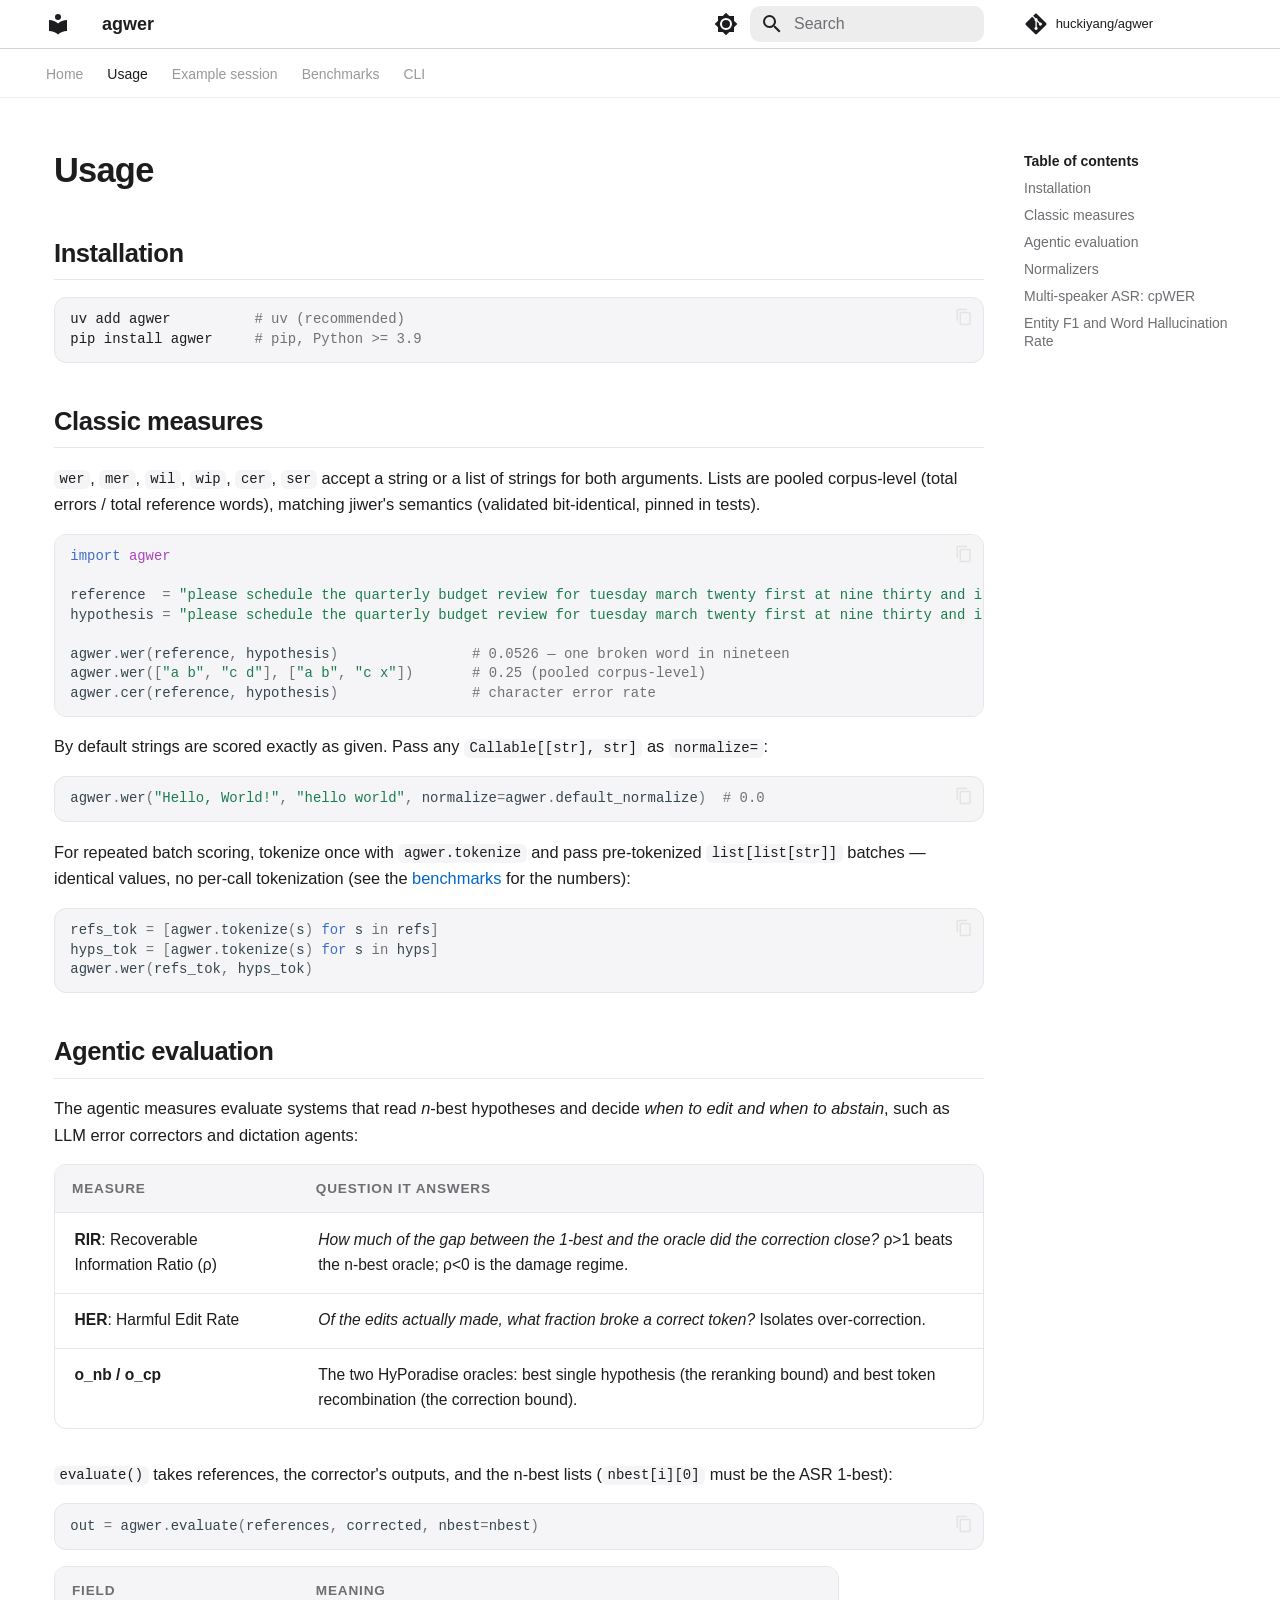
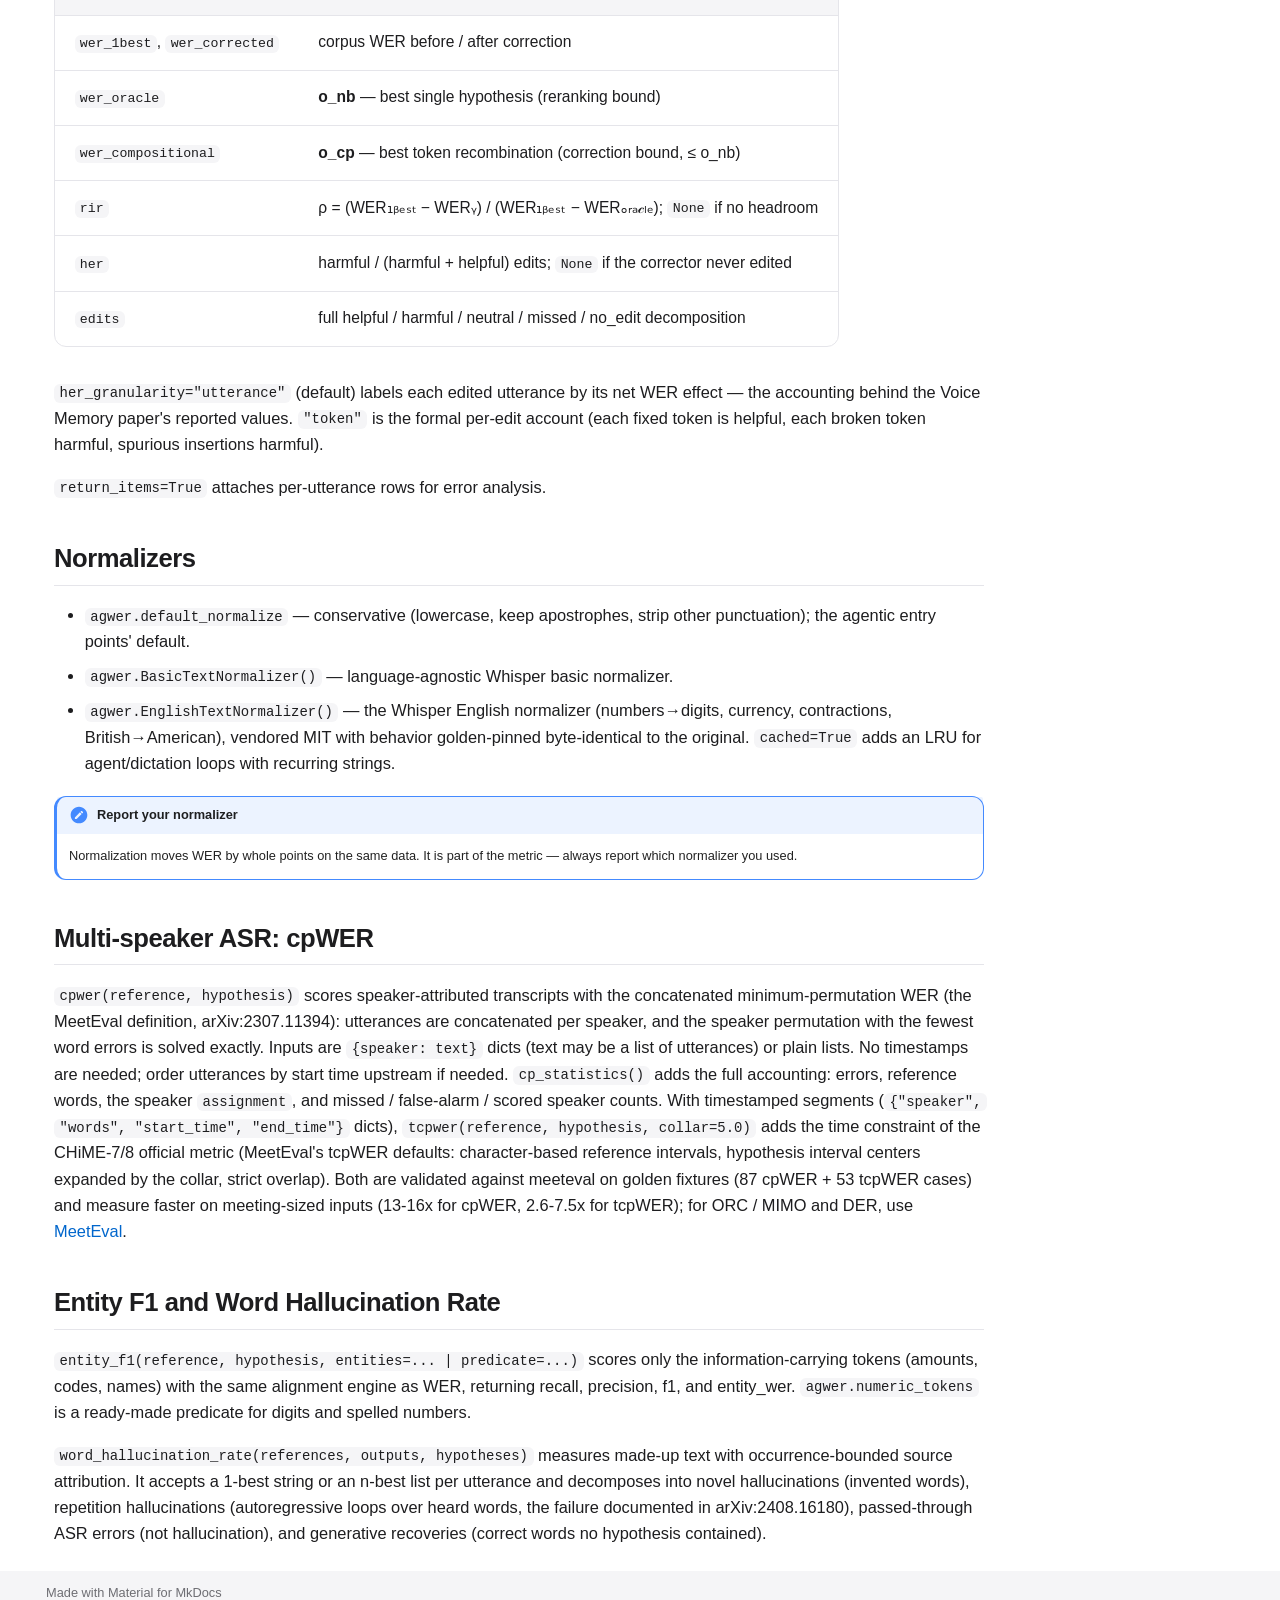
<file: usage/index.html>
<!doctype html>
<html lang="en" class="no-js">
  <head>
    
      <meta charset="utf-8">
      <meta name="viewport" content="width=device-width,initial-scale=1">
      
        <meta name="description" content="Agentic WER metrics for speech recognition and voice agents">
      
      
      
        <link rel="canonical" href="https://huckiyang.github.io/agwer/usage/">
      
      
        <link rel="prev" href="..">
      
      
        <link rel="next" href="../examples/">
      
      
        
      
      
      <link rel="icon" href="../assets/images/favicon.png">
      <meta name="generator" content="mkdocs-1.6.1, mkdocs-material-9.7.7">
    
    
      
        <title>Usage - agwer</title>
      
    
    
      <link rel="stylesheet" href="../assets/stylesheets/main.ec1eaa64.min.css">
      
        
        <link rel="stylesheet" href="../assets/stylesheets/palette.ab4e12ef.min.css">
      
      


    
    
      
    
    
      
    
    
      <link rel="stylesheet" href="../stylesheets/extra.css">
    
    <script>__md_scope=new URL("..",location),__md_hash=e=>[...e].reduce(((e,_)=>(e<<5)-e+_.charCodeAt(0)),0),__md_get=(e,_=localStorage,t=__md_scope)=>JSON.parse(_.getItem(t.pathname+"."+e)),__md_set=(e,_,t=localStorage,a=__md_scope)=>{try{t.setItem(a.pathname+"."+e,JSON.stringify(_))}catch(e){}}</script>
    
      

    
    
  </head>
  
  
    
    
      
    
    
    
    
    <body dir="ltr" data-md-color-scheme="default" data-md-color-primary="white" data-md-color-accent="blue">
  
    
    <input class="md-toggle" data-md-toggle="drawer" type="checkbox" id="__drawer" autocomplete="off">
    <input class="md-toggle" data-md-toggle="search" type="checkbox" id="__search" autocomplete="off">
    <label class="md-overlay" for="__drawer"></label>
    <div data-md-component="skip">
      
        
        <a href="#usage" class="md-skip">
          Skip to content
        </a>
      
    </div>
    <div data-md-component="announce">
      
    </div>
    
    
      

<header class="md-header" data-md-component="header">
  <nav class="md-header__inner md-grid" aria-label="Header">
    <a href=".." title="agwer" class="md-header__button md-logo" aria-label="agwer" data-md-component="logo">
      
  
  <svg xmlns="http://www.w3.org/2000/svg" viewBox="0 0 24 24"><path d="M12 8a3 3 0 0 0 3-3 3 3 0 0 0-3-3 3 3 0 0 0-3 3 3 3 0 0 0 3 3m0 3.54C9.64 9.35 6.5 8 3 8v11c3.5 0 6.64 1.35 9 3.54 2.36-2.19 5.5-3.54 9-3.54V8c-3.5 0-6.64 1.35-9 3.54"/></svg>

    </a>
    <label class="md-header__button md-icon" for="__drawer">
      
      <svg xmlns="http://www.w3.org/2000/svg" viewBox="0 0 24 24"><path d="M3 6h18v2H3zm0 5h18v2H3zm0 5h18v2H3z"/></svg>
    </label>
    <div class="md-header__title" data-md-component="header-title">
      <div class="md-header__ellipsis">
        <div class="md-header__topic">
          <span class="md-ellipsis">
            agwer
          </span>
        </div>
        <div class="md-header__topic" data-md-component="header-topic">
          <span class="md-ellipsis">
            
              Usage
            
          </span>
        </div>
      </div>
    </div>
    
      
        <form class="md-header__option" data-md-component="palette">
  
    
    
    
    <input class="md-option" data-md-color-media="" data-md-color-scheme="default" data-md-color-primary="white" data-md-color-accent="blue"  aria-label="dark mode"  type="radio" name="__palette" id="__palette_0">
    
      <label class="md-header__button md-icon" title="dark mode" for="__palette_1" hidden>
        <svg xmlns="http://www.w3.org/2000/svg" viewBox="0 0 24 24"><path d="M12 8a4 4 0 0 0-4 4 4 4 0 0 0 4 4 4 4 0 0 0 4-4 4 4 0 0 0-4-4m0 10a6 6 0 0 1-6-6 6 6 0 0 1 6-6 6 6 0 0 1 6 6 6 6 0 0 1-6 6m8-9.31V4h-4.69L12 .69 8.69 4H4v4.69L.69 12 4 15.31V20h4.69L12 23.31 15.31 20H20v-4.69L23.31 12z"/></svg>
      </label>
    
  
    
    
    
    <input class="md-option" data-md-color-media="" data-md-color-scheme="slate" data-md-color-primary="black" data-md-color-accent="blue"  aria-label="light mode"  type="radio" name="__palette" id="__palette_1">
    
      <label class="md-header__button md-icon" title="light mode" for="__palette_0" hidden>
        <svg xmlns="http://www.w3.org/2000/svg" viewBox="0 0 24 24"><path d="M12 18c-.89 0-1.74-.2-2.5-.55C11.56 16.5 13 14.42 13 12s-1.44-4.5-3.5-5.45C10.26 6.2 11.11 6 12 6a6 6 0 0 1 6 6 6 6 0 0 1-6 6m8-9.31V4h-4.69L12 .69 8.69 4H4v4.69L.69 12 4 15.31V20h4.69L12 23.31 15.31 20H20v-4.69L23.31 12z"/></svg>
      </label>
    
  
</form>
      
    
    
      <script>var palette=__md_get("__palette");if(palette&&palette.color){if("(prefers-color-scheme)"===palette.color.media){var media=matchMedia("(prefers-color-scheme: light)"),input=document.querySelector(media.matches?"[data-md-color-media='(prefers-color-scheme: light)']":"[data-md-color-media='(prefers-color-scheme: dark)']");palette.color.media=input.getAttribute("data-md-color-media"),palette.color.scheme=input.getAttribute("data-md-color-scheme"),palette.color.primary=input.getAttribute("data-md-color-primary"),palette.color.accent=input.getAttribute("data-md-color-accent")}for(var[key,value]of Object.entries(palette.color))document.body.setAttribute("data-md-color-"+key,value)}</script>
    
    
    
      
      
        <label class="md-header__button md-icon" for="__search">
          
          <svg xmlns="http://www.w3.org/2000/svg" viewBox="0 0 24 24"><path d="M9.5 3A6.5 6.5 0 0 1 16 9.5c0 1.61-.59 3.09-1.56 4.23l.27.27h.79l5 5-1.5 1.5-5-5v-.79l-.27-.27A6.52 6.52 0 0 1 9.5 16 6.5 6.5 0 0 1 3 9.5 6.5 6.5 0 0 1 9.5 3m0 2C7 5 5 7 5 9.5S7 14 9.5 14 14 12 14 9.5 12 5 9.5 5"/></svg>
        </label>
        <div class="md-search" data-md-component="search" role="dialog">
  <label class="md-search__overlay" for="__search"></label>
  <div class="md-search__inner" role="search">
    <form class="md-search__form" name="search">
      <input type="text" class="md-search__input" name="query" aria-label="Search" placeholder="Search" autocapitalize="off" autocorrect="off" autocomplete="off" spellcheck="false" data-md-component="search-query" required>
      <label class="md-search__icon md-icon" for="__search">
        
        <svg xmlns="http://www.w3.org/2000/svg" viewBox="0 0 24 24"><path d="M9.5 3A6.5 6.5 0 0 1 16 9.5c0 1.61-.59 3.09-1.56 4.23l.27.27h.79l5 5-1.5 1.5-5-5v-.79l-.27-.27A6.52 6.52 0 0 1 9.5 16 6.5 6.5 0 0 1 3 9.5 6.5 6.5 0 0 1 9.5 3m0 2C7 5 5 7 5 9.5S7 14 9.5 14 14 12 14 9.5 12 5 9.5 5"/></svg>
        
        <svg xmlns="http://www.w3.org/2000/svg" viewBox="0 0 24 24"><path d="M20 11v2H8l5.5 5.5-1.42 1.42L4.16 12l7.92-7.92L13.5 5.5 8 11z"/></svg>
      </label>
      <nav class="md-search__options" aria-label="Search">
        
        <button type="reset" class="md-search__icon md-icon" title="Clear" aria-label="Clear" tabindex="-1">
          
          <svg xmlns="http://www.w3.org/2000/svg" viewBox="0 0 24 24"><path d="M19 6.41 17.59 5 12 10.59 6.41 5 5 6.41 10.59 12 5 17.59 6.41 19 12 13.41 17.59 19 19 17.59 13.41 12z"/></svg>
        </button>
      </nav>
      
    </form>
    <div class="md-search__output">
      <div class="md-search__scrollwrap" tabindex="0" data-md-scrollfix>
        <div class="md-search-result" data-md-component="search-result">
          <div class="md-search-result__meta">
            Initializing search
          </div>
          <ol class="md-search-result__list" role="presentation"></ol>
        </div>
      </div>
    </div>
  </div>
</div>
      
    
    
      <div class="md-header__source">
        <a href="https://github.com/huckiyang/agwer" title="Go to repository" class="md-source" data-md-component="source">
  <div class="md-source__icon md-icon">
    
    <svg xmlns="http://www.w3.org/2000/svg" viewBox="0 0 448 512"><!--! Font Awesome Free 7.1.0 by @fontawesome - https://fontawesome.com License - https://fontawesome.com/license/free (Icons: CC BY 4.0, Fonts: SIL OFL 1.1, Code: MIT License) Copyright 2025 Fonticons, Inc.--><path d="M439.6 236.1 244 40.5c-5.4-5.5-12.8-8.5-20.4-8.5s-15 3-20.4 8.4L162.5 81l51.5 51.5c27.1-9.1 52.7 16.8 43.4 43.7l49.7 49.7c34.2-11.8 61.2 31 35.5 56.7-26.5 26.5-70.2-2.9-56-37.3L240.3 199v121.9c25.3 12.5 22.3 41.8 9.1 55-6.4 6.4-15.2 10.1-24.3 10.1s-17.8-3.6-24.3-10.1c-17.6-17.6-11.1-46.9 11.2-56v-123c-20.8-8.5-24.6-30.7-18.6-45L142.6 101 8.5 235.1C3 240.6 0 247.9 0 255.5s3 15 8.5 20.4l195.6 195.7c5.4 5.4 12.7 8.4 20.4 8.4s15-3 20.4-8.4l194.7-194.7c5.4-5.4 8.4-12.8 8.4-20.4s-3-15-8.4-20.4"/></svg>
  </div>
  <div class="md-source__repository">
    huckiyang/agwer
  </div>
</a>
      </div>
    
  </nav>
  
</header>
    
    <div class="md-container" data-md-component="container">
      
      
        
          
            
<nav class="md-tabs" aria-label="Tabs" data-md-component="tabs">
  <div class="md-grid">
    <ul class="md-tabs__list">
      
        
  
  
  
  
    <li class="md-tabs__item">
      <a href=".." class="md-tabs__link">
        
  
  
    
  
  Home

      </a>
    </li>
  

      
        
  
  
  
    
  
  
    <li class="md-tabs__item md-tabs__item--active">
      <a href="./" class="md-tabs__link">
        
  
  
    
  
  Usage

      </a>
    </li>
  

      
        
  
  
  
  
    <li class="md-tabs__item">
      <a href="../examples/" class="md-tabs__link">
        
  
  
    
  
  Example session

      </a>
    </li>
  

      
        
  
  
  
  
    <li class="md-tabs__item">
      <a href="../benchmarks/" class="md-tabs__link">
        
  
  
    
  
  Benchmarks

      </a>
    </li>
  

      
        
  
  
  
  
    <li class="md-tabs__item">
      <a href="../cli/" class="md-tabs__link">
        
  
  
    
  
  CLI

      </a>
    </li>
  

      
    </ul>
  </div>
</nav>
          
        
      
      <main class="md-main" data-md-component="main">
        <div class="md-main__inner md-grid">
          
            
              
              <div class="md-sidebar md-sidebar--primary" data-md-component="sidebar" data-md-type="navigation" >
                <div class="md-sidebar__scrollwrap">
                  <div class="md-sidebar__inner">
                    


  


<nav class="md-nav md-nav--primary md-nav--lifted" aria-label="Navigation" data-md-level="0">
  <label class="md-nav__title" for="__drawer">
    <a href=".." title="agwer" class="md-nav__button md-logo" aria-label="agwer" data-md-component="logo">
      
  
  <svg xmlns="http://www.w3.org/2000/svg" viewBox="0 0 24 24"><path d="M12 8a3 3 0 0 0 3-3 3 3 0 0 0-3-3 3 3 0 0 0-3 3 3 3 0 0 0 3 3m0 3.54C9.64 9.35 6.5 8 3 8v11c3.5 0 6.64 1.35 9 3.54 2.36-2.19 5.5-3.54 9-3.54V8c-3.5 0-6.64 1.35-9 3.54"/></svg>

    </a>
    agwer
  </label>
  
    <div class="md-nav__source">
      <a href="https://github.com/huckiyang/agwer" title="Go to repository" class="md-source" data-md-component="source">
  <div class="md-source__icon md-icon">
    
    <svg xmlns="http://www.w3.org/2000/svg" viewBox="0 0 448 512"><!--! Font Awesome Free 7.1.0 by @fontawesome - https://fontawesome.com License - https://fontawesome.com/license/free (Icons: CC BY 4.0, Fonts: SIL OFL 1.1, Code: MIT License) Copyright 2025 Fonticons, Inc.--><path d="M439.6 236.1 244 40.5c-5.4-5.5-12.8-8.5-20.4-8.5s-15 3-20.4 8.4L162.5 81l51.5 51.5c27.1-9.1 52.7 16.8 43.4 43.7l49.7 49.7c34.2-11.8 61.2 31 35.5 56.7-26.5 26.5-70.2-2.9-56-37.3L240.3 199v121.9c25.3 12.5 22.3 41.8 9.1 55-6.4 6.4-15.2 10.1-24.3 10.1s-17.8-3.6-24.3-10.1c-17.6-17.6-11.1-46.9 11.2-56v-123c-20.8-8.5-24.6-30.7-18.6-45L142.6 101 8.5 235.1C3 240.6 0 247.9 0 255.5s3 15 8.5 20.4l195.6 195.7c5.4 5.4 12.7 8.4 20.4 8.4s15-3 20.4-8.4l194.7-194.7c5.4-5.4 8.4-12.8 8.4-20.4s-3-15-8.4-20.4"/></svg>
  </div>
  <div class="md-source__repository">
    huckiyang/agwer
  </div>
</a>
    </div>
  
  <ul class="md-nav__list" data-md-scrollfix>
    
      
      
  
  
  
  
    <li class="md-nav__item">
      <a href=".." class="md-nav__link">
        
  
  
  <span class="md-ellipsis">
    
  
    Home
  

    
  </span>
  
  

      </a>
    </li>
  

    
      
      
  
  
    
  
  
  
    <li class="md-nav__item md-nav__item--active">
      
      <input class="md-nav__toggle md-toggle" type="checkbox" id="__toc">
      
      
        
      
      
        <label class="md-nav__link md-nav__link--active" for="__toc">
          
  
  
  <span class="md-ellipsis">
    
  
    Usage
  

    
  </span>
  
  

          <span class="md-nav__icon md-icon"></span>
        </label>
      
      <a href="./" class="md-nav__link md-nav__link--active">
        
  
  
  <span class="md-ellipsis">
    
  
    Usage
  

    
  </span>
  
  

      </a>
      
        

<nav class="md-nav md-nav--secondary" aria-label="Table of contents">
  
  
  
    
  
  
    <label class="md-nav__title" for="__toc">
      <span class="md-nav__icon md-icon"></span>
      Table of contents
    </label>
    <ul class="md-nav__list" data-md-component="toc" data-md-scrollfix>
      
        <li class="md-nav__item">
  <a href="#installation" class="md-nav__link">
    <span class="md-ellipsis">
      
        Installation
      
    </span>
  </a>
  
</li>
      
        <li class="md-nav__item">
  <a href="#classic-measures" class="md-nav__link">
    <span class="md-ellipsis">
      
        Classic measures
      
    </span>
  </a>
  
</li>
      
        <li class="md-nav__item">
  <a href="#agentic-evaluation" class="md-nav__link">
    <span class="md-ellipsis">
      
        Agentic evaluation
      
    </span>
  </a>
  
</li>
      
        <li class="md-nav__item">
  <a href="#normalizers" class="md-nav__link">
    <span class="md-ellipsis">
      
        Normalizers
      
    </span>
  </a>
  
</li>
      
        <li class="md-nav__item">
  <a href="#multi-speaker-asr-cpwer" class="md-nav__link">
    <span class="md-ellipsis">
      
        Multi-speaker ASR: cpWER
      
    </span>
  </a>
  
</li>
      
        <li class="md-nav__item">
  <a href="#entity-f1-and-word-hallucination-rate" class="md-nav__link">
    <span class="md-ellipsis">
      
        Entity F1 and Word Hallucination Rate
      
    </span>
  </a>
  
</li>
      
    </ul>
  
</nav>
      
    </li>
  

    
      
      
  
  
  
  
    <li class="md-nav__item">
      <a href="../examples/" class="md-nav__link">
        
  
  
  <span class="md-ellipsis">
    
  
    Example session
  

    
  </span>
  
  

      </a>
    </li>
  

    
      
      
  
  
  
  
    <li class="md-nav__item">
      <a href="../benchmarks/" class="md-nav__link">
        
  
  
  <span class="md-ellipsis">
    
  
    Benchmarks
  

    
  </span>
  
  

      </a>
    </li>
  

    
      
      
  
  
  
  
    <li class="md-nav__item">
      <a href="../cli/" class="md-nav__link">
        
  
  
  <span class="md-ellipsis">
    
  
    CLI
  

    
  </span>
  
  

      </a>
    </li>
  

    
  </ul>
</nav>
                  </div>
                </div>
              </div>
            
            
              
              <div class="md-sidebar md-sidebar--secondary" data-md-component="sidebar" data-md-type="toc" >
                <div class="md-sidebar__scrollwrap">
                  <div class="md-sidebar__inner">
                    

<nav class="md-nav md-nav--secondary" aria-label="Table of contents">
  
  
  
    
  
  
    <label class="md-nav__title" for="__toc">
      <span class="md-nav__icon md-icon"></span>
      Table of contents
    </label>
    <ul class="md-nav__list" data-md-component="toc" data-md-scrollfix>
      
        <li class="md-nav__item">
  <a href="#installation" class="md-nav__link">
    <span class="md-ellipsis">
      
        Installation
      
    </span>
  </a>
  
</li>
      
        <li class="md-nav__item">
  <a href="#classic-measures" class="md-nav__link">
    <span class="md-ellipsis">
      
        Classic measures
      
    </span>
  </a>
  
</li>
      
        <li class="md-nav__item">
  <a href="#agentic-evaluation" class="md-nav__link">
    <span class="md-ellipsis">
      
        Agentic evaluation
      
    </span>
  </a>
  
</li>
      
        <li class="md-nav__item">
  <a href="#normalizers" class="md-nav__link">
    <span class="md-ellipsis">
      
        Normalizers
      
    </span>
  </a>
  
</li>
      
        <li class="md-nav__item">
  <a href="#multi-speaker-asr-cpwer" class="md-nav__link">
    <span class="md-ellipsis">
      
        Multi-speaker ASR: cpWER
      
    </span>
  </a>
  
</li>
      
        <li class="md-nav__item">
  <a href="#entity-f1-and-word-hallucination-rate" class="md-nav__link">
    <span class="md-ellipsis">
      
        Entity F1 and Word Hallucination Rate
      
    </span>
  </a>
  
</li>
      
    </ul>
  
</nav>
                  </div>
                </div>
              </div>
            
          
          
            <div class="md-content" data-md-component="content">
              
              <article class="md-content__inner md-typeset">
                
                  


  
  


<h1 id="usage">Usage</h1>
<h2 id="installation">Installation</h2>
<div class="highlight"><pre><span></span><code>uv<span class="w"> </span>add<span class="w"> </span>agwer<span class="w">          </span><span class="c1"># uv (recommended)</span>
pip<span class="w"> </span>install<span class="w"> </span>agwer<span class="w">     </span><span class="c1"># pip, Python &gt;= 3.9</span>
</code></pre></div>
<h2 id="classic-measures">Classic measures</h2>
<p><code>wer</code>, <code>mer</code>, <code>wil</code>, <code>wip</code>, <code>cer</code>, <code>ser</code> accept a string or a list of strings for
both arguments. Lists are pooled corpus-level (total errors / total reference
words), matching jiwer's semantics (validated bit-identical, pinned in tests).</p>
<div class="highlight"><pre><span></span><code><span class="kn">import</span><span class="w"> </span><span class="nn">agwer</span>

<span class="n">reference</span>  <span class="o">=</span> <span class="s2">&quot;please schedule the quarterly budget review for tuesday march twenty first at nine thirty and invite the design team&quot;</span>
<span class="n">hypothesis</span> <span class="o">=</span> <span class="s2">&quot;please schedule the quarterly budget review for tuesday march twenty first at nine thirty and invite the desire team&quot;</span>

<span class="n">agwer</span><span class="o">.</span><span class="n">wer</span><span class="p">(</span><span class="n">reference</span><span class="p">,</span> <span class="n">hypothesis</span><span class="p">)</span>                <span class="c1"># 0.0526 — one broken word in nineteen</span>
<span class="n">agwer</span><span class="o">.</span><span class="n">wer</span><span class="p">([</span><span class="s2">&quot;a b&quot;</span><span class="p">,</span> <span class="s2">&quot;c d&quot;</span><span class="p">],</span> <span class="p">[</span><span class="s2">&quot;a b&quot;</span><span class="p">,</span> <span class="s2">&quot;c x&quot;</span><span class="p">])</span>       <span class="c1"># 0.25 (pooled corpus-level)</span>
<span class="n">agwer</span><span class="o">.</span><span class="n">cer</span><span class="p">(</span><span class="n">reference</span><span class="p">,</span> <span class="n">hypothesis</span><span class="p">)</span>                <span class="c1"># character error rate</span>
</code></pre></div>
<p>By default strings are scored exactly as given. Pass any
<code>Callable[[str], str]</code> as <code>normalize=</code>:</p>
<div class="highlight"><pre><span></span><code><span class="n">agwer</span><span class="o">.</span><span class="n">wer</span><span class="p">(</span><span class="s2">&quot;Hello, World!&quot;</span><span class="p">,</span> <span class="s2">&quot;hello world&quot;</span><span class="p">,</span> <span class="n">normalize</span><span class="o">=</span><span class="n">agwer</span><span class="o">.</span><span class="n">default_normalize</span><span class="p">)</span>  <span class="c1"># 0.0</span>
</code></pre></div>
<p>For repeated batch scoring, tokenize once with <code>agwer.tokenize</code> and pass
pre-tokenized <code>list[list[str]]</code> batches — identical values, no per-call
tokenization (see the <a href="../benchmarks/">benchmarks</a> for the numbers):</p>
<div class="highlight"><pre><span></span><code><span class="n">refs_tok</span> <span class="o">=</span> <span class="p">[</span><span class="n">agwer</span><span class="o">.</span><span class="n">tokenize</span><span class="p">(</span><span class="n">s</span><span class="p">)</span> <span class="k">for</span> <span class="n">s</span> <span class="ow">in</span> <span class="n">refs</span><span class="p">]</span>
<span class="n">hyps_tok</span> <span class="o">=</span> <span class="p">[</span><span class="n">agwer</span><span class="o">.</span><span class="n">tokenize</span><span class="p">(</span><span class="n">s</span><span class="p">)</span> <span class="k">for</span> <span class="n">s</span> <span class="ow">in</span> <span class="n">hyps</span><span class="p">]</span>
<span class="n">agwer</span><span class="o">.</span><span class="n">wer</span><span class="p">(</span><span class="n">refs_tok</span><span class="p">,</span> <span class="n">hyps_tok</span><span class="p">)</span>
</code></pre></div>
<h2 id="agentic-evaluation">Agentic evaluation</h2>
<p>The agentic measures evaluate systems that read <em>n</em>-best hypotheses and
decide <em>when to edit and when to abstain</em>, such as LLM error correctors and
dictation agents:</p>
<table>
<thead>
<tr>
<th>measure</th>
<th>question it answers</th>
</tr>
</thead>
<tbody>
<tr>
<td><strong>RIR</strong>: Recoverable Information Ratio (ρ)</td>
<td><em>How much of the gap between the 1-best and the oracle did the correction close?</em> ρ&gt;1 beats the n-best oracle; ρ&lt;0 is the damage regime.</td>
</tr>
<tr>
<td><strong>HER</strong>: Harmful Edit Rate</td>
<td><em>Of the edits actually made, what fraction broke a correct token?</em> Isolates over-correction.</td>
</tr>
<tr>
<td><strong>o_nb / o_cp</strong></td>
<td>The two HyPoradise oracles: best single hypothesis (the reranking bound) and best token recombination (the correction bound).</td>
</tr>
</tbody>
</table>
<p><code>evaluate()</code> takes references, the corrector's outputs, and the n-best lists
(<code>nbest[i][0]</code> must be the ASR 1-best):</p>
<div class="highlight"><pre><span></span><code><span class="n">out</span> <span class="o">=</span> <span class="n">agwer</span><span class="o">.</span><span class="n">evaluate</span><span class="p">(</span><span class="n">references</span><span class="p">,</span> <span class="n">corrected</span><span class="p">,</span> <span class="n">nbest</span><span class="o">=</span><span class="n">nbest</span><span class="p">)</span>
</code></pre></div>
<table>
<thead>
<tr>
<th>field</th>
<th>meaning</th>
</tr>
</thead>
<tbody>
<tr>
<td><code>wer_1best</code>, <code>wer_corrected</code></td>
<td>corpus WER before / after correction</td>
</tr>
<tr>
<td><code>wer_oracle</code></td>
<td><strong>o_nb</strong> — best single hypothesis (reranking bound)</td>
</tr>
<tr>
<td><code>wer_compositional</code></td>
<td><strong>o_cp</strong> — best token recombination (correction bound, ≤ o_nb)</td>
</tr>
<tr>
<td><code>rir</code></td>
<td>ρ = (WER₁ᵦₑₛₜ − WERᵧ) / (WER₁ᵦₑₛₜ − WERₒᵣₐ𝒸ₗₑ); <code>None</code> if no headroom</td>
</tr>
<tr>
<td><code>her</code></td>
<td>harmful / (harmful + helpful) edits; <code>None</code> if the corrector never edited</td>
</tr>
<tr>
<td><code>edits</code></td>
<td>full helpful / harmful / neutral / missed / no_edit decomposition</td>
</tr>
</tbody>
</table>
<p><code>her_granularity="utterance"</code> (default) labels each edited utterance by its
net WER effect — the accounting behind the Voice Memory paper's reported
values. <code>"token"</code> is the formal per-edit account (each fixed token is
helpful, each broken token harmful, spurious insertions harmful).</p>
<p><code>return_items=True</code> attaches per-utterance rows for error analysis.</p>
<h2 id="normalizers">Normalizers</h2>
<ul>
<li><code>agwer.default_normalize</code> — conservative (lowercase, keep apostrophes,
  strip other punctuation); the agentic entry points' default.</li>
<li><code>agwer.BasicTextNormalizer()</code> — language-agnostic Whisper basic normalizer.</li>
<li><code>agwer.EnglishTextNormalizer()</code> — the Whisper English normalizer
  (numbers→digits, currency, contractions, British→American), vendored MIT
  with behavior golden-pinned byte-identical to the original.
  <code>cached=True</code> adds an LRU for agent/dictation loops with recurring strings.</li>
</ul>
<div class="admonition note">
<p class="admonition-title">Report your normalizer</p>
<p>Normalization moves WER by whole points on the same data. It is part of
the metric — always report which normalizer you used.</p>
</div>
<h2 id="multi-speaker-asr-cpwer">Multi-speaker ASR: cpWER</h2>
<p><code>cpwer(reference, hypothesis)</code> scores speaker-attributed transcripts with
the concatenated minimum-permutation WER (the MeetEval definition,
arXiv:2307.11394): utterances are concatenated per speaker, and the speaker
permutation with the fewest word errors is solved exactly. Inputs are
<code>{speaker: text}</code> dicts (text may be a list of utterances) or plain lists.
No timestamps are needed; order utterances by start time upstream if
needed. <code>cp_statistics()</code> adds the full accounting: errors, reference
words, the speaker <code>assignment</code>, and missed / false-alarm / scored speaker
counts. With timestamped segments (<code>{"speaker", "words", "start_time",
"end_time"}</code> dicts), <code>tcpwer(reference, hypothesis, collar=5.0)</code> adds the
time constraint of the CHiME-7/8 official metric (MeetEval's tcpWER
defaults: character-based reference intervals, hypothesis interval centers
expanded by the collar, strict overlap). Both are validated against
meeteval on golden fixtures (87 cpWER + 53 tcpWER cases) and measure
faster on meeting-sized inputs (13-16x for cpWER, 2.6-7.5x for tcpWER);
for ORC / MIMO and DER, use <a href="https://github.com/fgnt/meeteval">MeetEval</a>.</p>
<h2 id="entity-f1-and-word-hallucination-rate">Entity F1 and Word Hallucination Rate</h2>
<p><code>entity_f1(reference, hypothesis, entities=... | predicate=...)</code> scores only
the information-carrying tokens (amounts, codes, names) with the same
alignment engine as WER, returning recall, precision, f1, and entity_wer.
<code>agwer.numeric_tokens</code> is a ready-made predicate for digits and spelled
numbers.</p>
<p><code>word_hallucination_rate(references, outputs, hypotheses)</code> measures made-up
text with occurrence-bounded source attribution. It accepts a 1-best string
or an n-best list per utterance and decomposes into novel hallucinations
(invented words), repetition hallucinations (autoregressive loops over heard
words, the failure documented in arXiv:2408.16180), passed-through ASR
errors (not hallucination), and generative recoveries (correct words no
hypothesis contained).</p>












                
              </article>
            </div>
          
          
<script>var target=document.getElementById(location.hash.slice(1));target&&target.name&&(target.checked=target.name.startsWith("__tabbed_"))</script>
        </div>
        
      </main>
      
        <footer class="md-footer">
  
  <div class="md-footer-meta md-typeset">
    <div class="md-footer-meta__inner md-grid">
      <div class="md-copyright">
  
  
    Made with
    <a href="https://squidfunk.github.io/mkdocs-material/" target="_blank" rel="noopener">
      Material for MkDocs
    </a>
  
</div>
      
    </div>
  </div>
</footer>
      
    </div>
    <div class="md-dialog" data-md-component="dialog">
      <div class="md-dialog__inner md-typeset"></div>
    </div>
    
    
    
      
      
      <script id="__config" type="application/json">{"annotate": null, "base": "..", "features": ["navigation.sections", "navigation.tabs", "content.code.copy"], "search": "../assets/javascripts/workers/search.2c215733.min.js", "tags": null, "translations": {"clipboard.copied": "Copied to clipboard", "clipboard.copy": "Copy to clipboard", "search.result.more.one": "1 more on this page", "search.result.more.other": "# more on this page", "search.result.none": "No matching documents", "search.result.one": "1 matching document", "search.result.other": "# matching documents", "search.result.placeholder": "Type to start searching", "search.result.term.missing": "Missing", "select.version": "Select version"}, "version": null}</script>
    
    
      <script src="../assets/javascripts/bundle.d7400e89.min.js"></script>
      
    
  </body>
</html>
</file>
<file: stylesheets/extra.css>
/* AgWER docs — Apple design language (70%) over Material structure (30%).
   Palette and type conventions follow apple.com: ink #1d1d1f, secondary
   #6e6e73, hairlines #d2d2d7, surface #f5f5f7, accent #0071e3. */

:root {
  --agwer-ink: #1d1d1f;
  --agwer-ink-2: #6e6e73;
  --agwer-hairline: #d2d2d7;
  --agwer-hairline-2: #e5e5ea;
  --agwer-surface: #f5f5f7;
  --agwer-accent: #0071e3;
  --md-primary-fg-color: #ffffff;
  --md-accent-fg-color: var(--agwer-accent);
  --md-typeset-a-color: #0066cc;
}

/* ---- type: SF-style system stack, tight display headers ---- */
body, .md-typeset {
  font-family: -apple-system, BlinkMacSystemFont, "SF Pro Text", "SF Pro Display",
               "Helvetica Neue", "Segoe UI", Roboto, Arial, sans-serif;
  color: var(--agwer-ink);
  -webkit-font-smoothing: antialiased;
  text-rendering: optimizeLegibility;
}
.md-typeset { font-size: 0.82rem; line-height: 1.6; }
.md-typeset h1 {
  color: var(--agwer-ink);
  font-weight: 600;
  letter-spacing: -0.022em;
  font-size: 2.1em;
}
.md-typeset h2 {
  color: var(--agwer-ink);
  font-weight: 600;
  letter-spacing: -0.018em;
  border-bottom: 1px solid var(--agwer-hairline-2);
  padding-bottom: 0.3em;
}
.md-typeset h3 { color: var(--agwer-ink); font-weight: 600; letter-spacing: -0.012em; }
.md-typeset code, .md-typeset pre, .md-typeset kbd {
  font-family: ui-monospace, "SF Mono", "JetBrains Mono", Menlo, Consolas, monospace;
}

/* ---- frosted, hairlined header (apple.com nav) ---- */
.md-header {
  background: rgba(255, 255, 255, 0.8);
  -webkit-backdrop-filter: saturate(180%) blur(20px);
  backdrop-filter: saturate(180%) blur(20px);
  color: var(--agwer-ink);
  border-bottom: 1px solid var(--agwer-hairline);
  box-shadow: none;
}
.md-header__title, .md-header .md-icon { color: var(--agwer-ink); }
.md-tabs { background: transparent; color: var(--agwer-ink); border-bottom: 1px solid var(--agwer-hairline-2); }
.md-tabs__link { color: var(--agwer-ink-2); }
.md-tabs__link--active, .md-tabs__link:hover { color: var(--agwer-ink); }

/* ---- search: rounded, surface-gray (30% Material behavior kept) ---- */
.md-search__form {
  background: var(--agwer-surface);
  border-radius: 10px;
}
.md-search__input { color: var(--agwer-ink); }
.md-search__input::placeholder { color: var(--agwer-ink-2); }

/* ---- code blocks: soft gray cards with hairline, 12px radius ---- */
.md-typeset pre > code {
  background: var(--agwer-surface);
  border: 1px solid var(--agwer-hairline-2);
  border-radius: 12px;
  padding: 0.9em 1.1em;
}
.md-typeset code {
  background: var(--agwer-surface);
  border-radius: 6px;
  padding: 0.1em 0.4em;
  color: var(--agwer-ink);
}
.md-clipboard { color: var(--agwer-ink-2); }

/* ---- tables: rounded cards, hairlines, no heavy stripes ---- */
.md-typeset table:not([class]) {
  border: 1px solid var(--agwer-hairline-2);
  border-radius: 12px;
  overflow: hidden;
  box-shadow: none;
  font-size: 0.78rem;
}
.md-typeset table:not([class]) th {
  background: var(--agwer-surface);
  color: var(--agwer-ink-2);
  font-weight: 600;
  text-transform: uppercase;
  font-size: 0.68rem;
  letter-spacing: 0.06em;
}
.md-typeset table:not([class]) td { border-top: 1px solid var(--agwer-hairline-2); }

/* ---- links & buttons: Apple blue, quiet until hover ---- */
.md-typeset a { color: #0066cc; text-decoration: none; }
.md-typeset a:hover { color: var(--agwer-accent); text-decoration: underline; }
.md-typeset .md-button--primary {
  background: var(--agwer-accent);
  border: none;
  border-radius: 980px;    /* apple pill */
  padding: 0.45em 1.4em;
}

/* ---- sidebar / nav: quiet secondary ink ---- */
.md-nav__link { color: var(--agwer-ink-2); }
.md-nav__link--active, .md-nav__link:hover { color: var(--agwer-accent); }
.md-nav__title { color: var(--agwer-ink); font-weight: 600; }

/* ---- admonitions: hairline cards, accent bar ---- */
.md-typeset .admonition, .md-typeset details {
  border: 1px solid var(--agwer-hairline-2);
  border-left: 3px solid var(--agwer-accent);
  border-radius: 12px;
  box-shadow: none;
  background: #ffffff;
}
.md-typeset .admonition-title { background: var(--agwer-surface); }

/* ---- footer: surface gray, hairline ---- */
.md-footer { background: var(--agwer-surface); color: var(--agwer-ink-2); }
.md-footer-meta { background: var(--agwer-surface); }
.md-footer * { color: var(--agwer-ink-2) !important; }

/* ---- dark scheme: apple dark (true black surfaces, same accent) ---- */
[data-md-color-scheme="slate"] {
  --md-default-bg-color: #000000;
  --md-default-fg-color: #f5f5f7;
  --md-default-fg-color--light: #a1a1a6;
  --md-typeset-a-color: #2997ff;
  --agwer-surface: #1d1d1f;
  --agwer-hairline: #424245;
  --agwer-hairline-2: #333336;
  --agwer-ink: #f5f5f7;
  --agwer-ink-2: #a1a1a6;
}
[data-md-color-scheme="slate"] .md-header {
  background: rgba(22, 22, 23, 0.8);
  border-bottom: 1px solid var(--agwer-hairline);
}
[data-md-color-scheme="slate"] .md-typeset a { color: #2997ff; }

/* ---- flat 3-page site: the left sidebar only repeats the active tab, so
   hide it on desktop (tabs are the navigation there). Below 76.25em the
   tabs collapse into the drawer, where the nav is needed, so keep it. ---- */
@media screen and (min-width: 76.25em) {
  .md-sidebar--primary { display: none; }
}
</file>
<file: assets/stylesheets/main.ec1eaa64.min.css>
@charset "UTF-8";html{-webkit-text-size-adjust:none;-moz-text-size-adjust:none;text-size-adjust:none;box-sizing:border-box}*,:after,:before{box-sizing:inherit}@media (prefers-reduced-motion){*,:after,:before{transition:none!important}}body{margin:0}a,button,input,label{-webkit-tap-highlight-color:transparent}a{color:inherit;text-decoration:none}hr{border:0;box-sizing:initial;display:block;height:.05rem;overflow:visible;padding:0}small{font-size:80%}sub,sup{line-height:1em}img{border-style:none}table{border-collapse:initial;border-spacing:0}td,th{font-weight:400;vertical-align:top}button{background:#0000;border:0;font-family:inherit;font-size:inherit;margin:0;padding:0}input{border:0;outline:none}:root{--md-primary-fg-color:#4051b5;--md-primary-fg-color--light:#5d6cc0;--md-primary-fg-color--dark:#303fa1;--md-primary-bg-color:#fff;--md-primary-bg-color--light:#ffffffb3;--md-accent-fg-color:#526cfe;--md-accent-fg-color--transparent:#526cfe1a;--md-accent-bg-color:#fff;--md-accent-bg-color--light:#ffffffb3}[data-md-color-scheme=default]{color-scheme:light}[data-md-color-scheme=default] img[src$="#gh-dark-mode-only"],[data-md-color-scheme=default] img[src$="#only-dark"]{display:none}:root,[data-md-color-scheme=default]{--md-hue:225deg;--md-default-fg-color:#000000de;--md-default-fg-color--light:#0000008a;--md-default-fg-color--lighter:#00000052;--md-default-fg-color--lightest:#00000012;--md-default-bg-color:#fff;--md-default-bg-color--light:#ffffffb3;--md-default-bg-color--lighter:#ffffff4d;--md-default-bg-color--lightest:#ffffff1f;--md-code-fg-color:#36464e;--md-code-bg-color:#f5f5f5;--md-code-bg-color--light:#f5f5f5b3;--md-code-bg-color--lighter:#f5f5f54d;--md-code-hl-color:#4287ff;--md-code-hl-color--light:#4287ff1a;--md-code-hl-number-color:#d52a2a;--md-code-hl-special-color:#db1457;--md-code-hl-function-color:#a846b9;--md-code-hl-constant-color:#6e59d9;--md-code-hl-keyword-color:#3f6ec6;--md-code-hl-string-color:#1c7d4d;--md-code-hl-name-color:var(--md-code-fg-color);--md-code-hl-operator-color:var(--md-default-fg-color--light);--md-code-hl-punctuation-color:var(--md-default-fg-color--light);--md-code-hl-comment-color:var(--md-default-fg-color--light);--md-code-hl-generic-color:var(--md-default-fg-color--light);--md-code-hl-variable-color:var(--md-default-fg-color--light);--md-typeset-color:var(--md-default-fg-color);--md-typeset-a-color:var(--md-primary-fg-color);--md-typeset-del-color:#f5503d26;--md-typeset-ins-color:#0bd57026;--md-typeset-kbd-color:#fafafa;--md-typeset-kbd-accent-color:#fff;--md-typeset-kbd-border-color:#b8b8b8;--md-typeset-mark-color:#ffff0080;--md-typeset-table-color:#0000001f;--md-typeset-table-color--light:rgba(0,0,0,.035);--md-admonition-fg-color:var(--md-default-fg-color);--md-admonition-bg-color:var(--md-default-bg-color);--md-warning-fg-color:#000000de;--md-warning-bg-color:#ff9;--md-footer-fg-color:#fff;--md-footer-fg-color--light:#ffffffb3;--md-footer-fg-color--lighter:#ffffff73;--md-footer-bg-color:#000000de;--md-footer-bg-color--dark:#00000052;--md-shadow-z1:0 0.2rem 0.5rem #0000000d,0 0 0.05rem #0000001a;--md-shadow-z2:0 0.2rem 0.5rem #0000001a,0 0 0.05rem #00000040;--md-shadow-z3:0 0.2rem 0.5rem #0003,0 0 0.05rem #00000059}.md-icon svg{fill:currentcolor;display:block;height:1.2rem;width:1.2rem}body{-webkit-font-smoothing:antialiased;-moz-osx-font-smoothing:grayscale;--md-text-font-family:var(--md-text-font,_),-apple-system,BlinkMacSystemFont,Helvetica,Arial,sans-serif;--md-code-font-family:var(--md-code-font,_),SFMono-Regular,Consolas,Menlo,monospace}aside,body,input{font-feature-settings:"kern","liga";color:var(--md-typeset-color);font-family:var(--md-text-font-family)}code,kbd,pre{font-feature-settings:"kern";font-family:var(--md-code-font-family)}:root{--md-typeset-table-sort-icon:url('data:image/svg+xml;charset=utf-8,<svg xmlns="http://www.w3.org/2000/svg" viewBox="0 0 24 24"><path d="m18 21-4-4h3V7h-3l4-4 4 4h-3v10h3M2 19v-2h10v2M2 13v-2h7v2M2 7V5h4v2z"/></svg>');--md-typeset-table-sort-icon--asc:url('data:image/svg+xml;charset=utf-8,<svg xmlns="http://www.w3.org/2000/svg" viewBox="0 0 24 24"><path d="M19 17h3l-4 4-4-4h3V3h2M2 17h10v2H2M6 5v2H2V5m0 6h7v2H2z"/></svg>');--md-typeset-table-sort-icon--desc:url('data:image/svg+xml;charset=utf-8,<svg xmlns="http://www.w3.org/2000/svg" viewBox="0 0 24 24"><path d="M19 7h3l-4-4-4 4h3v14h2M2 17h10v2H2M6 5v2H2V5m0 6h7v2H2z"/></svg>')}.md-typeset{-webkit-print-color-adjust:exact;color-adjust:exact;font-size:.8rem;line-height:1.6;overflow-wrap:break-word}@media print{.md-typeset{font-size:.68rem}}.md-typeset blockquote,.md-typeset dl,.md-typeset figure,.md-typeset ol,.md-typeset pre,.md-typeset ul{margin-bottom:1em;margin-top:1em}.md-typeset h1{color:var(--md-default-fg-color--light);font-size:2em;line-height:1.3;margin:0 0 1.25em}.md-typeset h1,.md-typeset h2{font-weight:300;letter-spacing:-.01em}.md-typeset h2{font-size:1.5625em;line-height:1.4;margin:1.6em 0 .64em}.md-typeset h3{font-size:1.25em;font-weight:400;letter-spacing:-.01em;line-height:1.5;margin:1.6em 0 .8em}.md-typeset h2+h3{margin-top:.8em}.md-typeset h4{font-weight:700;letter-spacing:-.01em;margin:1em 0}.md-typeset h5,.md-typeset h6{color:var(--md-default-fg-color--light);font-size:.8em;font-weight:700;letter-spacing:-.01em;margin:1.25em 0}.md-typeset h5{text-transform:uppercase}.md-typeset h5 code{text-transform:none}.md-typeset hr{border-bottom:.05rem solid var(--md-default-fg-color--lightest);display:flow-root;margin:1.5em 0}.md-typeset a{color:var(--md-typeset-a-color);word-break:break-word}.md-typeset a,.md-typeset a:before{transition:color 125ms}.md-typeset a:focus,.md-typeset a:hover{color:var(--md-accent-fg-color)}.md-typeset a:focus code,.md-typeset a:hover code{background-color:var(--md-accent-fg-color--transparent);color:var(--md-accent-fg-color)}.md-typeset a code{color:var(--md-typeset-a-color)}.md-typeset a.focus-visible{outline-color:var(--md-accent-fg-color);outline-offset:.2rem}.md-typeset code,.md-typeset kbd,.md-typeset pre{color:var(--md-code-fg-color);direction:ltr;font-variant-ligatures:none;transition:background-color 125ms}@media print{.md-typeset code,.md-typeset kbd,.md-typeset pre{white-space:pre-wrap}}.md-typeset code{background-color:var(--md-code-bg-color);border-radius:.1rem;-webkit-box-decoration-break:clone;box-decoration-break:clone;font-size:.85em;padding:0 .2941176471em;transition:color 125ms,background-color 125ms;word-break:break-word}.md-typeset code:not(.focus-visible){-webkit-tap-highlight-color:transparent;outline:none}.md-typeset pre{display:flow-root;line-height:1.4;position:relative}.md-typeset pre>code{-webkit-box-decoration-break:slice;box-decoration-break:slice;box-shadow:none;display:block;margin:0;outline-color:var(--md-accent-fg-color);overflow:auto;padding:.7720588235em 1.1764705882em;scrollbar-color:var(--md-default-fg-color--lighter) #0000;scrollbar-width:thin;touch-action:auto;word-break:normal}.md-typeset pre>code:hover{scrollbar-color:var(--md-accent-fg-color) #0000}.md-typeset pre>code::-webkit-scrollbar{height:.2rem;width:.2rem}.md-typeset pre>code::-webkit-scrollbar-thumb{background-color:var(--md-default-fg-color--lighter)}.md-typeset pre>code::-webkit-scrollbar-thumb:hover{background-color:var(--md-accent-fg-color)}.md-typeset kbd{background-color:var(--md-typeset-kbd-color);border-radius:.1rem;box-shadow:0 .1rem 0 .05rem var(--md-typeset-kbd-border-color),0 .1rem 0 var(--md-typeset-kbd-border-color),0 -.1rem .2rem var(--md-typeset-kbd-accent-color) inset;color:var(--md-default-fg-color);display:inline-block;font-size:.75em;padding:0 .6666666667em;vertical-align:text-top;word-break:break-word}.md-typeset mark{background-color:var(--md-typeset-mark-color);-webkit-box-decoration-break:clone;box-decoration-break:clone;color:inherit;word-break:break-word}.md-typeset abbr{cursor:help;text-decoration:none}.md-typeset [data-preview],.md-typeset abbr{border-bottom:.05rem dotted var(--md-default-fg-color--light)}.md-typeset small{opacity:.75}[dir=ltr] .md-typeset sub,[dir=ltr] .md-typeset sup{margin-left:.078125em}[dir=rtl] .md-typeset sub,[dir=rtl] .md-typeset sup{margin-right:.078125em}[dir=ltr] .md-typeset blockquote{padding-left:.6rem}[dir=rtl] .md-typeset blockquote{padding-right:.6rem}[dir=ltr] .md-typeset blockquote{border-left:.2rem solid var(--md-default-fg-color--lighter)}[dir=rtl] .md-typeset blockquote{border-right:.2rem solid var(--md-default-fg-color--lighter)}.md-typeset blockquote{color:var(--md-default-fg-color--light);margin-left:0;margin-right:0}.md-typeset ul{list-style-type:disc}.md-typeset ul[type]{list-style-type:revert-layer}[dir=ltr] .md-typeset ol,[dir=ltr] .md-typeset ul{margin-left:.625em}[dir=rtl] .md-typeset ol,[dir=rtl] .md-typeset ul{margin-right:.625em}.md-typeset ol,.md-typeset ul{padding:0}.md-typeset ol:not([hidden]),.md-typeset ul:not([hidden]){display:flow-root}.md-typeset ol ol,.md-typeset ul ol{list-style-type:lower-alpha}.md-typeset ol ol ol,.md-typeset ul ol ol{list-style-type:lower-roman}.md-typeset ol ol ol ol,.md-typeset ul ol ol ol{list-style-type:upper-alpha}.md-typeset ol ol ol ol ol,.md-typeset ul ol ol ol ol{list-style-type:upper-roman}.md-typeset ol[type],.md-typeset ul[type]{list-style-type:revert-layer}[dir=ltr] .md-typeset ol li,[dir=ltr] .md-typeset ul li{margin-left:1.25em}[dir=rtl] .md-typeset ol li,[dir=rtl] .md-typeset ul li{margin-right:1.25em}.md-typeset ol li,.md-typeset ul li{margin-bottom:.5em}.md-typeset ol li blockquote,.md-typeset ol li p,.md-typeset ul li blockquote,.md-typeset ul li p{margin:.5em 0}.md-typeset ol li:last-child,.md-typeset ul li:last-child{margin-bottom:0}[dir=ltr] .md-typeset ol li ol,[dir=ltr] .md-typeset ol li ul,[dir=ltr] .md-typeset ul li ol,[dir=ltr] .md-typeset ul li ul{margin-left:.625em}[dir=rtl] .md-typeset ol li ol,[dir=rtl] .md-typeset ol li ul,[dir=rtl] .md-typeset ul li ol,[dir=rtl] .md-typeset ul li ul{margin-right:.625em}.md-typeset ol li ol,.md-typeset ol li ul,.md-typeset ul li ol,.md-typeset ul li ul{margin-bottom:.5em;margin-top:.5em}[dir=ltr] .md-typeset dd{margin-left:1.875em}[dir=rtl] .md-typeset dd{margin-right:1.875em}.md-typeset dd{margin-bottom:1.5em;margin-top:1em}.md-typeset img,.md-typeset svg,.md-typeset video{height:auto;max-width:100%}.md-typeset img[align=left]{margin:1em 1em 1em 0}.md-typeset img[align=right]{margin:1em 0 1em 1em}.md-typeset img[align]:only-child{margin-top:0}.md-typeset figure{display:flow-root;margin:1em auto;max-width:100%;text-align:center;width:fit-content}.md-typeset figure img{display:block;margin:0 auto}.md-typeset figcaption{font-style:italic;margin:1em auto;max-width:24rem}.md-typeset iframe{max-width:100%}.md-typeset table:not([class]){background-color:var(--md-default-bg-color);border:.05rem solid var(--md-typeset-table-color);border-radius:.1rem;display:inline-block;font-size:.64rem;max-width:100%;overflow:auto;touch-action:auto}@media print{.md-typeset table:not([class]){display:table}}.md-typeset table:not([class])+*{margin-top:1.5em}.md-typeset table:not([class]) td>:first-child,.md-typeset table:not([class]) th>:first-child{margin-top:0}.md-typeset table:not([class]) td>:last-child,.md-typeset table:not([class]) th>:last-child{margin-bottom:0}.md-typeset table:not([class]) td:not([align]),.md-typeset table:not([class]) th:not([align]){text-align:left}[dir=rtl] .md-typeset table:not([class]) td:not([align]),[dir=rtl] .md-typeset table:not([class]) th:not([align]){text-align:right}.md-typeset table:not([class]) th{font-weight:700;min-width:5rem;padding:.9375em 1.25em;vertical-align:top}.md-typeset table:not([class]) td{border-top:.05rem solid var(--md-typeset-table-color);padding:.9375em 1.25em;vertical-align:top}.md-typeset table:not([class]) tbody tr{transition:background-color 125ms}.md-typeset table:not([class]) tbody tr:hover{background-color:var(--md-typeset-table-color--light);box-shadow:0 .05rem 0 var(--md-default-bg-color) inset}.md-typeset table:not([class]) a{word-break:normal}.md-typeset table th[role=columnheader]{cursor:pointer}[dir=ltr] .md-typeset table th[role=columnheader]:after{margin-left:.5em}[dir=rtl] .md-typeset table th[role=columnheader]:after{margin-right:.5em}.md-typeset table th[role=columnheader]:after{content:"";display:inline-block;height:1.2em;-webkit-mask-image:var(--md-typeset-table-sort-icon);mask-image:var(--md-typeset-table-sort-icon);-webkit-mask-repeat:no-repeat;mask-repeat:no-repeat;-webkit-mask-size:contain;mask-size:contain;transition:background-color 125ms;vertical-align:text-bottom;width:1.2em}.md-typeset table th[role=columnheader]:hover:after{background-color:var(--md-default-fg-color--lighter)}.md-typeset table th[role=columnheader][aria-sort=ascending]:after{background-color:var(--md-default-fg-color--light);-webkit-mask-image:var(--md-typeset-table-sort-icon--asc);mask-image:var(--md-typeset-table-sort-icon--asc)}.md-typeset table th[role=columnheader][aria-sort=descending]:after{background-color:var(--md-default-fg-color--light);-webkit-mask-image:var(--md-typeset-table-sort-icon--desc);mask-image:var(--md-typeset-table-sort-icon--desc)}.md-typeset__scrollwrap{margin:1em -.8rem;overflow-x:auto;touch-action:auto}.md-typeset__table{display:inline-block;margin-bottom:.5em;padding:0 .8rem}@media print{.md-typeset__table{display:block}}html .md-typeset__table table{display:table;margin:0;overflow:hidden;width:100%}@media screen and (max-width:44.984375em){.md-content__inner>pre{margin:1em -.8rem}.md-content__inner>pre code{border-radius:0}}.md-typeset .md-author{border-radius:100%;display:block;flex-shrink:0;height:1.6rem;overflow:hidden;position:relative;transition:color 125ms,transform 125ms;width:1.6rem}.md-typeset .md-author img{display:block}.md-typeset .md-author--more{background:var(--md-default-fg-color--lightest);color:var(--md-default-fg-color--lighter);font-size:.6rem;font-weight:700;line-height:1.6rem;text-align:center}.md-typeset .md-author--long{height:2.4rem;width:2.4rem}.md-typeset a.md-author{transform:scale(1)}.md-typeset a.md-author img{border-radius:100%;filter:grayscale(100%) opacity(75%);transition:filter 125ms}.md-typeset a.md-author:focus,.md-typeset a.md-author:hover{transform:scale(1.1);z-index:1}.md-typeset a.md-author:focus img,.md-typeset a.md-author:hover img{filter:grayscale(0)}.md-banner{background-color:var(--md-footer-bg-color);color:var(--md-footer-fg-color);overflow:auto}@media print{.md-banner{display:none}}.md-banner--warning{background-color:var(--md-warning-bg-color);color:var(--md-warning-fg-color)}.md-banner__inner{font-size:.7rem;margin:.6rem auto;padding:0 .8rem}[dir=ltr] .md-banner__button{float:right}[dir=rtl] .md-banner__button{float:left}.md-banner__button{color:inherit;cursor:pointer;transition:opacity .25s}.no-js .md-banner__button{display:none}.md-banner__button:hover{opacity:.7}html{font-size:125%;height:100%;overflow-x:hidden}@media screen and (min-width:100em){html{font-size:137.5%}}@media screen and (min-width:125em){html{font-size:150%}}body{background-color:var(--md-default-bg-color);display:flex;flex-direction:column;font-size:.5rem;min-height:100%;position:relative;width:100%}@media print{body{display:block}}@media screen and (max-width:59.984375em){body[data-md-scrolllock]{position:fixed}}.md-grid{margin-left:auto;margin-right:auto;max-width:61rem}.md-container{display:flex;flex-direction:column;flex-grow:1}@media print{.md-container{display:block}}.md-main{flex-grow:1}.md-main__inner{display:flex;height:100%;margin-top:1.5rem}.md-ellipsis{overflow:hidden;text-overflow:ellipsis}.md-toggle{display:none}.md-option{height:0;opacity:0;position:absolute;width:0}.md-option:checked+label:not([hidden]){display:block}.md-option.focus-visible+label{outline-color:var(--md-accent-fg-color);outline-style:auto}.md-skip{background-color:var(--md-default-fg-color);border-radius:.1rem;color:var(--md-default-bg-color);font-size:.64rem;margin:.5rem;opacity:0;outline-color:var(--md-accent-fg-color);padding:.3rem .5rem;position:fixed;transform:translateY(.4rem);z-index:-1}.md-skip:focus{opacity:1;transform:translateY(0);transition:transform .25s cubic-bezier(.4,0,.2,1),opacity 175ms 75ms;z-index:10}@page{margin:25mm}:root{--md-clipboard-icon:url('data:image/svg+xml;charset=utf-8,<svg xmlns="http://www.w3.org/2000/svg" viewBox="0 0 24 24"><path d="M19 21H8V7h11m0-2H8a2 2 0 0 0-2 2v14a2 2 0 0 0 2 2h11a2 2 0 0 0 2-2V7a2 2 0 0 0-2-2m-3-4H4a2 2 0 0 0-2 2v14h2V3h12z"/></svg>')}.md-clipboard{border-radius:.1rem;color:var(--md-default-fg-color--lightest);cursor:pointer;height:1.5em;outline-color:var(--md-accent-fg-color);outline-offset:.1rem;transition:color .25s;width:1.5em;z-index:1}@media print{.md-clipboard{display:none}}.md-clipboard:not(.focus-visible){-webkit-tap-highlight-color:transparent;outline:none}:hover>.md-clipboard{color:var(--md-default-fg-color--light)}.md-clipboard:focus,.md-clipboard:hover{color:var(--md-accent-fg-color)}.md-clipboard:after{background-color:currentcolor;content:"";display:block;height:1.125em;margin:0 auto;-webkit-mask-image:var(--md-clipboard-icon);mask-image:var(--md-clipboard-icon);-webkit-mask-position:center;mask-position:center;-webkit-mask-repeat:no-repeat;mask-repeat:no-repeat;-webkit-mask-size:contain;mask-size:contain;width:1.125em}.md-clipboard--inline{cursor:pointer}.md-clipboard--inline code{transition:color .25s,background-color .25s}.md-clipboard--inline:focus code,.md-clipboard--inline:hover code{background-color:var(--md-accent-fg-color--transparent);color:var(--md-accent-fg-color)}:root{--md-code-select-icon:url('data:image/svg+xml;charset=utf-8,<svg xmlns="http://www.w3.org/2000/svg" viewBox="0 0 24 24"><path d="M19 19h-4v2h4c1.1 0 2-.9 2-2v-4h-2m0-12h-4v2h4v4h2V5c0-1.1-.9-2-2-2M5 5h4V3H5c-1.1 0-2 .9-2 2v4h2m0 6H3v4c0 1.1.9 2 2 2h4v-2H5zm2-4h2v2H7zm4 0h2v2h-2zm4 0h2v2h-2zM7 7h2v2H7zm4 0h2v2h-2zm4 0h2v2h-2zm-8 8h2v2H7zm4 0h2v2h-2zm4 0h2v2h-2z"/></svg>');--md-code-copy-icon:url('data:image/svg+xml;charset=utf-8,<svg xmlns="http://www.w3.org/2000/svg" viewBox="0 0 24 24"><path d="M19 21H8V7h11m0-2H8a2 2 0 0 0-2 2v14a2 2 0 0 0 2 2h11a2 2 0 0 0 2-2V7a2 2 0 0 0-2-2m-3-4H4a2 2 0 0 0-2 2v14h2V3h12z"/></svg>')}.md-typeset .md-code__content{display:grid}.md-code__nav{background-color:var(--md-code-bg-color--lighter);border-radius:.1rem;display:flex;gap:.2rem;padding:.2rem;position:absolute;right:.25em;top:.25em;transition:background-color .25s;z-index:1}:hover>.md-code__nav{background-color:var(--md-code-bg-color--light)}.md-code__button{color:var(--md-default-fg-color--lightest);cursor:pointer;display:block;height:1.5em;outline-color:var(--md-accent-fg-color);outline-offset:.1rem;transition:color .25s;width:1.5em}:hover>*>.md-code__button{color:var(--md-default-fg-color--light)}.md-code__button.focus-visible,.md-code__button:hover{color:var(--md-accent-fg-color)}.md-code__button--active{color:var(--md-default-fg-color)!important}.md-code__button:after{background-color:currentcolor;content:"";display:block;height:1.125em;margin:0 auto;-webkit-mask-position:center;mask-position:center;-webkit-mask-repeat:no-repeat;mask-repeat:no-repeat;-webkit-mask-size:contain;mask-size:contain;width:1.125em}.md-code__button[data-md-type=select]:after{-webkit-mask-image:var(--md-code-select-icon);mask-image:var(--md-code-select-icon)}.md-code__button[data-md-type=copy]:after{-webkit-mask-image:var(--md-code-copy-icon);mask-image:var(--md-code-copy-icon)}@keyframes consent{0%{opacity:0;transform:translateY(100%)}to{opacity:1;transform:translateY(0)}}@keyframes overlay{0%{opacity:0}to{opacity:1}}.md-consent__overlay{animation:overlay .25s both;-webkit-backdrop-filter:blur(.1rem);backdrop-filter:blur(.1rem);background-color:#0000008a;height:100%;opacity:1;position:fixed;top:0;width:100%;z-index:5}.md-consent__inner{animation:consent .5s cubic-bezier(.1,.7,.1,1) both;background-color:var(--md-default-bg-color);border:0;border-radius:.1rem;bottom:0;box-shadow:0 0 .2rem #0000001a,0 .2rem .4rem #0003;max-height:100%;overflow:auto;padding:0;position:fixed;width:100%;z-index:5}.md-consent__form{padding:.8rem}.md-consent__settings{display:none;margin:1em 0}input:checked+.md-consent__settings{display:block}.md-consent__controls{margin-bottom:.8rem}.md-typeset .md-consent__controls .md-button{display:inline}@media screen and (max-width:44.984375em){.md-typeset .md-consent__controls .md-button{display:block;margin-top:.4rem;text-align:center;width:100%}}.md-consent label{cursor:pointer}.md-content{flex-grow:1;min-width:0}.md-content__inner{margin:0 .8rem 1.2rem;padding-top:.6rem}@media screen and (min-width:76.25em){[dir=ltr] .md-sidebar--primary:not([hidden])~.md-content>.md-content__inner{margin-left:1.2rem}[dir=ltr] .md-sidebar--secondary:not([hidden])~.md-content>.md-content__inner,[dir=rtl] .md-sidebar--primary:not([hidden])~.md-content>.md-content__inner{margin-right:1.2rem}[dir=rtl] .md-sidebar--secondary:not([hidden])~.md-content>.md-content__inner{margin-left:1.2rem}}.md-content__inner:before{content:"";display:block;height:.4rem}.md-content__inner>:last-child{margin-bottom:0}[dir=ltr] .md-content__button{float:right}[dir=rtl] .md-content__button{float:left}[dir=ltr] .md-content__button{margin-left:.4rem}[dir=rtl] .md-content__button{margin-right:.4rem}.md-content__button{margin:.4rem 0;padding:0}@media print{.md-content__button{display:none}}.md-typeset .md-content__button{color:var(--md-default-fg-color--lighter)}.md-content__button svg{display:inline;vertical-align:top}[dir=rtl] .md-content__button svg{transform:scaleX(-1)}[dir=ltr] .md-dialog{right:.8rem}[dir=rtl] .md-dialog{left:.8rem}.md-dialog{background-color:var(--md-default-fg-color);border-radius:.1rem;bottom:.8rem;box-shadow:var(--md-shadow-z3);min-width:11.1rem;opacity:0;padding:.4rem .6rem;pointer-events:none;position:fixed;transform:translateY(100%);transition:transform 0ms .4s,opacity .4s;z-index:4}@media print{.md-dialog{display:none}}.md-dialog--active{opacity:1;pointer-events:auto;transform:translateY(0);transition:transform .4s cubic-bezier(.075,.85,.175,1),opacity .4s}.md-dialog__inner{color:var(--md-default-bg-color);font-size:.7rem}.md-feedback{margin:2em 0 1em;text-align:center}.md-feedback fieldset{border:none;margin:0;padding:0}.md-feedback__title{font-weight:700;margin:1em auto}.md-feedback__inner{position:relative}.md-feedback__list{display:flex;flex-wrap:wrap;place-content:baseline center;position:relative}.md-feedback__list:hover .md-icon:not(:disabled){color:var(--md-default-fg-color--lighter)}:disabled .md-feedback__list{min-height:1.8rem}.md-feedback__icon{color:var(--md-default-fg-color--light);cursor:pointer;flex-shrink:0;margin:0 .1rem;transition:color 125ms}.md-feedback__icon:not(:disabled).md-icon:hover{color:var(--md-accent-fg-color)}.md-feedback__icon:disabled{color:var(--md-default-fg-color--lightest);pointer-events:none}.md-feedback__note{opacity:0;position:relative;transform:translateY(.4rem);transition:transform .4s cubic-bezier(.1,.7,.1,1),opacity .15s}.md-feedback__note>*{margin:0 auto;max-width:16rem}:disabled .md-feedback__note{opacity:1;transform:translateY(0)}@media print{.md-feedback{display:none}}.md-footer{background-color:var(--md-footer-bg-color);color:var(--md-footer-fg-color)}@media print{.md-footer{display:none}}.md-footer__inner{justify-content:space-between;overflow:auto;padding:.2rem}.md-footer__inner:not([hidden]){display:flex}.md-footer__link{align-items:end;display:flex;flex-grow:0.01;margin-bottom:.4rem;margin-top:1rem;max-width:100%;outline-color:var(--md-accent-fg-color);overflow:hidden;transition:opacity .25s}.md-footer__link:focus,.md-footer__link:hover{opacity:.7}[dir=rtl] .md-footer__link svg{transform:scaleX(-1)}@media screen and (max-width:44.984375em){.md-footer__link--prev{flex-shrink:0}.md-footer__link--prev .md-footer__title{display:none}}[dir=ltr] .md-footer__link--next{margin-left:auto}[dir=rtl] .md-footer__link--next{margin-right:auto}.md-footer__link--next{text-align:right}[dir=rtl] .md-footer__link--next{text-align:left}.md-footer__title{flex-grow:1;font-size:.9rem;margin-bottom:.7rem;max-width:calc(100% - 2.4rem);padding:0 1rem;white-space:nowrap}.md-footer__button{margin:.2rem;padding:.4rem}.md-footer__direction{font-size:.64rem;opacity:.7}.md-footer-meta{background-color:var(--md-footer-bg-color--dark)}.md-footer-meta__inner{display:flex;flex-wrap:wrap;justify-content:space-between;padding:.2rem}html .md-footer-meta.md-typeset a{color:var(--md-footer-fg-color--light)}html .md-footer-meta.md-typeset a:focus,html .md-footer-meta.md-typeset a:hover{color:var(--md-footer-fg-color)}.md-copyright{color:var(--md-footer-fg-color--lighter);font-size:.64rem;margin:auto .6rem;padding:.4rem 0;width:100%}@media screen and (min-width:45em){.md-copyright{width:auto}}.md-copyright__highlight{color:var(--md-footer-fg-color--light)}.md-social{display:inline-flex;gap:.2rem;margin:0 .4rem;padding:.2rem 0 .6rem}@media screen and (min-width:45em){.md-social{padding:.6rem 0}}.md-social__link{display:inline-block;height:1.6rem;text-align:center;width:1.6rem}.md-social__link:before{line-height:1.9}.md-social__link svg{fill:currentcolor;max-height:.8rem;vertical-align:-25%}.md-typeset .md-button{border:.1rem solid;border-radius:.1rem;color:var(--md-primary-fg-color);cursor:pointer;display:inline-block;font-weight:700;padding:.625em 2em;transition:color 125ms,background-color 125ms,border-color 125ms}.md-typeset .md-button--primary{background-color:var(--md-primary-fg-color);border-color:var(--md-primary-fg-color);color:var(--md-primary-bg-color)}.md-typeset .md-button:focus,.md-typeset .md-button:hover{background-color:var(--md-accent-fg-color);border-color:var(--md-accent-fg-color);color:var(--md-accent-bg-color)}[dir=ltr] .md-typeset .md-input{border-top-left-radius:.1rem}[dir=ltr] .md-typeset .md-input,[dir=rtl] .md-typeset .md-input{border-top-right-radius:.1rem}[dir=rtl] .md-typeset .md-input{border-top-left-radius:.1rem}.md-typeset .md-input{border-bottom:.1rem solid var(--md-default-fg-color--lighter);box-shadow:var(--md-shadow-z1);font-size:.8rem;height:1.8rem;padding:0 .6rem;transition:border .25s,box-shadow .25s}.md-typeset .md-input:focus,.md-typeset .md-input:hover{border-bottom-color:var(--md-accent-fg-color);box-shadow:var(--md-shadow-z2)}.md-typeset .md-input--stretch{width:100%}.md-header{background-color:var(--md-primary-fg-color);box-shadow:0 0 .2rem #0000,0 .2rem .4rem #0000;color:var(--md-primary-bg-color);display:block;left:0;position:sticky;right:0;top:0;z-index:4}@media print{.md-header{display:none}}.md-header[hidden]{transform:translateY(-100%);transition:transform .25s cubic-bezier(.8,0,.6,1),box-shadow .25s}.md-header--shadow{box-shadow:0 0 .2rem #0000001a,0 .2rem .4rem #0003;transition:transform .25s cubic-bezier(.1,.7,.1,1),box-shadow .25s}.md-header__inner{align-items:center;display:flex;padding:0 .2rem}.md-header__button{color:currentcolor;cursor:pointer;margin:.2rem;outline-color:var(--md-accent-fg-color);padding:.4rem;position:relative;transition:opacity .25s;vertical-align:middle;z-index:1}.md-header__button:hover{opacity:.7}.md-header__button:not([hidden]){display:inline-block}.md-header__button:not(.focus-visible){-webkit-tap-highlight-color:transparent;outline:none}.md-header__button.md-logo{margin:.2rem;padding:.4rem}@media screen and (max-width:76.234375em){.md-header__button.md-logo{display:none}}.md-header__button.md-logo img,.md-header__button.md-logo svg{fill:currentcolor;display:block;height:1.2rem;width:auto}@media screen and (min-width:60em){.md-header__button[for=__search]{display:none}}.no-js .md-header__button[for=__search]{display:none}[dir=rtl] .md-header__button[for=__search] svg{transform:scaleX(-1)}@media screen and (min-width:76.25em){.md-header__button[for=__drawer]{display:none}}.md-header__topic{display:flex;max-width:100%;position:absolute;transition:transform .4s cubic-bezier(.1,.7,.1,1),opacity .15s;white-space:nowrap}.md-header__topic+.md-header__topic{opacity:0;pointer-events:none;transform:translateX(1.25rem);transition:transform .4s cubic-bezier(1,.7,.1,.1),opacity .15s;z-index:-1}[dir=rtl] .md-header__topic+.md-header__topic{transform:translateX(-1.25rem)}.md-header__topic:first-child{font-weight:700}[dir=ltr] .md-header__title{margin-left:1rem;margin-right:.4rem}[dir=rtl] .md-header__title{margin-left:.4rem;margin-right:1rem}.md-header__title{flex-grow:1;font-size:.9rem;height:2.4rem;line-height:2.4rem}.md-header__title--active .md-header__topic{opacity:0;pointer-events:none;transform:translateX(-1.25rem);transition:transform .4s cubic-bezier(1,.7,.1,.1),opacity .15s;z-index:-1}[dir=rtl] .md-header__title--active .md-header__topic{transform:translateX(1.25rem)}.md-header__title--active .md-header__topic+.md-header__topic{opacity:1;pointer-events:auto;transform:translateX(0);transition:transform .4s cubic-bezier(.1,.7,.1,1),opacity .15s;z-index:0}.md-header__title>.md-header__ellipsis{height:100%;position:relative;width:100%}.md-header__option{display:flex;flex-shrink:0;max-width:100%;transition:max-width 0ms .25s,opacity .25s .25s;white-space:nowrap}[data-md-toggle=search]:checked~.md-header .md-header__option{max-width:0;opacity:0;transition:max-width 0ms,opacity 0ms}.md-header__option>input{bottom:0}.md-header__source{display:none}@media screen and (min-width:60em){[dir=ltr] .md-header__source{margin-left:1rem}[dir=rtl] .md-header__source{margin-right:1rem}.md-header__source{display:block;max-width:11.7rem;width:11.7rem}}@media screen and (min-width:76.25em){[dir=ltr] .md-header__source{margin-left:1.4rem}[dir=rtl] .md-header__source{margin-right:1.4rem}}.md-meta{color:var(--md-default-fg-color--light);font-size:.7rem;line-height:1.3}.md-meta__list{display:inline-flex;flex-wrap:wrap;list-style:none;margin:0;padding:0}.md-meta__item:not(:last-child):after{content:"·";margin-left:.2rem;margin-right:.2rem}.md-meta__link{color:var(--md-typeset-a-color)}.md-meta__link:focus,.md-meta__link:hover{color:var(--md-accent-fg-color)}.md-draft{background-color:#ff1744;border-radius:.125em;color:#fff;display:inline-block;font-weight:700;padding-left:.5714285714em;padding-right:.5714285714em}:root{--md-nav-icon--prev:url('data:image/svg+xml;charset=utf-8,<svg xmlns="http://www.w3.org/2000/svg" viewBox="0 0 24 24"><path d="M20 11v2H8l5.5 5.5-1.42 1.42L4.16 12l7.92-7.92L13.5 5.5 8 11z"/></svg>');--md-nav-icon--next:url('data:image/svg+xml;charset=utf-8,<svg xmlns="http://www.w3.org/2000/svg" viewBox="0 0 24 24"><path d="M8.59 16.58 13.17 12 8.59 7.41 10 6l6 6-6 6z"/></svg>');--md-toc-icon:url('data:image/svg+xml;charset=utf-8,<svg xmlns="http://www.w3.org/2000/svg" viewBox="0 0 24 24"><path d="M3 9h14V7H3zm0 4h14v-2H3zm0 4h14v-2H3zm16 0h2v-2h-2zm0-10v2h2V7zm0 6h2v-2h-2z"/></svg>')}.md-nav{font-size:.7rem;line-height:1.3}.md-nav__title{color:var(--md-default-fg-color--light);display:block;font-weight:700;overflow:hidden;padding:0 .6rem;text-overflow:ellipsis}.md-nav__title .md-nav__button{display:none}.md-nav__title .md-nav__button img{height:100%;width:auto}.md-nav__title .md-nav__button.md-logo img,.md-nav__title .md-nav__button.md-logo svg{fill:currentcolor;display:block;height:2.4rem;max-width:100%;object-fit:contain;width:auto}.md-nav__list{list-style:none;margin:0;padding:0}.md-nav__link{align-items:flex-start;display:flex;gap:.4rem;margin-top:.625em;scroll-snap-align:start;transition:color 125ms}.md-nav__link--passed,.md-nav__link--passed code{color:var(--md-default-fg-color--light)}.md-nav__item .md-nav__link--active,.md-nav__item .md-nav__link--active code{color:var(--md-typeset-a-color)}.md-nav__link .md-ellipsis{position:relative}.md-nav__link .md-ellipsis code{word-break:normal}[dir=ltr] .md-nav__link .md-icon:last-child{margin-left:auto}[dir=rtl] .md-nav__link .md-icon:last-child{margin-right:auto}.md-nav__link .md-typeset{font-size:.7rem;line-height:1.3}.md-nav__link svg{fill:currentcolor;flex-shrink:0;height:1.3em;position:relative}.md-nav__link[for]:focus,.md-nav__link[for]:hover,.md-nav__link[href]:focus,.md-nav__link[href]:hover{color:var(--md-accent-fg-color);cursor:pointer}.md-nav__link[for]:focus code,.md-nav__link[for]:hover code,.md-nav__link[href]:focus code,.md-nav__link[href]:hover code{background-color:var(--md-accent-fg-color--transparent);color:var(--md-accent-fg-color)}.md-nav__link.focus-visible{outline-color:var(--md-accent-fg-color);outline-offset:.2rem}.md-nav--primary .md-nav__link[for=__toc]{display:none}.md-nav--primary .md-nav__link[for=__toc] .md-icon:after{background-color:currentcolor;display:block;height:100%;-webkit-mask-image:var(--md-toc-icon);mask-image:var(--md-toc-icon);width:100%}.md-nav--primary .md-nav__link[for=__toc]~.md-nav{display:none}.md-nav__container>.md-nav__link{margin-top:0}.md-nav__container>.md-nav__link:first-child{flex-grow:1;min-width:0}.md-nav__icon{flex-shrink:0}.md-nav__source{display:none}@media screen and (max-width:76.234375em){.md-nav--primary,.md-nav--primary .md-nav{background-color:var(--md-default-bg-color);display:flex;flex-direction:column;height:100%;left:0;position:absolute;right:0;top:0;z-index:1}.md-nav--primary .md-nav__item,.md-nav--primary .md-nav__title{font-size:.8rem;line-height:1.5}.md-nav--primary .md-nav__title{background-color:var(--md-default-fg-color--lightest);color:var(--md-default-fg-color--light);cursor:pointer;height:5.6rem;line-height:2.4rem;padding:3rem .8rem .2rem;position:relative;white-space:nowrap}[dir=ltr] .md-nav--primary .md-nav__title .md-nav__icon{left:.4rem}[dir=rtl] .md-nav--primary .md-nav__title .md-nav__icon{right:.4rem}.md-nav--primary .md-nav__title .md-nav__icon{display:block;height:1.2rem;margin:.2rem;position:absolute;top:.4rem;width:1.2rem}.md-nav--primary .md-nav__title .md-nav__icon:after{background-color:currentcolor;content:"";display:block;height:100%;-webkit-mask-image:var(--md-nav-icon--prev);mask-image:var(--md-nav-icon--prev);-webkit-mask-position:center;mask-position:center;-webkit-mask-repeat:no-repeat;mask-repeat:no-repeat;-webkit-mask-size:contain;mask-size:contain;width:100%}.md-nav--primary .md-nav__title~.md-nav__list{background-color:var(--md-default-bg-color);box-shadow:0 .05rem 0 var(--md-default-fg-color--lightest) inset;overflow-y:auto;scroll-snap-type:y mandatory;touch-action:pan-y}.md-nav--primary .md-nav__title~.md-nav__list>:first-child{border-top:0}.md-nav--primary .md-nav__title[for=__drawer]{background-color:var(--md-primary-fg-color);color:var(--md-primary-bg-color);font-weight:700}.md-nav--primary .md-nav__title .md-logo{display:block;left:.2rem;margin:.2rem;padding:.4rem;position:absolute;right:.2rem;top:.2rem}.md-nav--primary .md-nav__list{flex:1}.md-nav--primary .md-nav__item{border-top:.05rem solid var(--md-default-fg-color--lightest)}.md-nav--primary .md-nav__item--active>.md-nav__link{color:var(--md-typeset-a-color)}.md-nav--primary .md-nav__item--active>.md-nav__link:focus,.md-nav--primary .md-nav__item--active>.md-nav__link:hover{color:var(--md-accent-fg-color)}.md-nav--primary .md-nav__link{margin-top:0;padding:.6rem .8rem}.md-nav--primary .md-nav__link svg{margin-top:.1em}.md-nav--primary .md-nav__link>.md-nav__link{padding:0}[dir=ltr] .md-nav--primary .md-nav__link .md-nav__icon{margin-right:-.2rem}[dir=rtl] .md-nav--primary .md-nav__link .md-nav__icon{margin-left:-.2rem}.md-nav--primary .md-nav__link .md-nav__icon{font-size:1.2rem;height:1.2rem;width:1.2rem}.md-nav--primary .md-nav__link .md-nav__icon:after{background-color:currentcolor;content:"";display:block;height:100%;-webkit-mask-image:var(--md-nav-icon--next);mask-image:var(--md-nav-icon--next);-webkit-mask-position:center;mask-position:center;-webkit-mask-repeat:no-repeat;mask-repeat:no-repeat;-webkit-mask-size:contain;mask-size:contain;width:100%}[dir=rtl] .md-nav--primary .md-nav__icon:after{transform:scale(-1)}.md-nav--primary .md-nav--secondary .md-nav{background-color:initial;position:static}[dir=ltr] .md-nav--primary .md-nav--secondary .md-nav .md-nav__link{padding-left:1.4rem}[dir=rtl] .md-nav--primary .md-nav--secondary .md-nav .md-nav__link{padding-right:1.4rem}[dir=ltr] .md-nav--primary .md-nav--secondary .md-nav .md-nav .md-nav__link{padding-left:2rem}[dir=rtl] .md-nav--primary .md-nav--secondary .md-nav .md-nav .md-nav__link{padding-right:2rem}[dir=ltr] .md-nav--primary .md-nav--secondary .md-nav .md-nav .md-nav .md-nav__link{padding-left:2.6rem}[dir=rtl] .md-nav--primary .md-nav--secondary .md-nav .md-nav .md-nav .md-nav__link{padding-right:2.6rem}[dir=ltr] .md-nav--primary .md-nav--secondary .md-nav .md-nav .md-nav .md-nav .md-nav__link{padding-left:3.2rem}[dir=rtl] .md-nav--primary .md-nav--secondary .md-nav .md-nav .md-nav .md-nav .md-nav__link{padding-right:3.2rem}.md-nav--secondary{background-color:initial}.md-nav__toggle~.md-nav{display:flex;opacity:0;transform:translateX(100%);transition:transform .25s cubic-bezier(.8,0,.6,1),opacity 125ms 50ms}[dir=rtl] .md-nav__toggle~.md-nav{transform:translateX(-100%)}.md-nav__toggle:checked~.md-nav{opacity:1;transform:translateX(0);transition:transform .25s cubic-bezier(.4,0,.2,1),opacity 125ms 125ms}.md-nav__toggle:checked~.md-nav>.md-nav__list{backface-visibility:hidden}}@media screen and (max-width:59.984375em){.md-nav--primary .md-nav__link[for=__toc]{display:flex}.md-nav--primary .md-nav__link[for=__toc] .md-icon:after{content:""}.md-nav--primary .md-nav__link[for=__toc]+.md-nav__link{display:none}.md-nav--primary .md-nav__link[for=__toc]~.md-nav{display:flex}.md-nav__source{background-color:var(--md-primary-fg-color--dark);color:var(--md-primary-bg-color);display:block;padding:0 .2rem}}@media screen and (min-width:60em) and (max-width:76.234375em){.md-nav--integrated .md-nav__link[for=__toc]{display:flex}.md-nav--integrated .md-nav__link[for=__toc] .md-icon:after{content:""}.md-nav--integrated .md-nav__link[for=__toc]+.md-nav__link{display:none}.md-nav--integrated .md-nav__link[for=__toc]~.md-nav{display:flex}}@media screen and (min-width:60em){.md-nav{margin-bottom:-.4rem}.md-nav--secondary .md-nav__title{background:var(--md-default-bg-color);box-shadow:0 0 .4rem .4rem var(--md-default-bg-color);position:sticky;top:0;z-index:1}.md-nav--secondary .md-nav__title[for=__toc]{scroll-snap-align:start}.md-nav--secondary .md-nav__title .md-nav__icon{display:none}[dir=ltr] .md-nav--secondary .md-nav__list{padding-left:.6rem}[dir=rtl] .md-nav--secondary .md-nav__list{padding-right:.6rem}.md-nav--secondary .md-nav__list{padding-bottom:.4rem}[dir=ltr] .md-nav--secondary .md-nav__item>.md-nav__link{margin-right:.4rem}[dir=rtl] .md-nav--secondary .md-nav__item>.md-nav__link{margin-left:.4rem}}@media screen and (min-width:76.25em){.md-nav{margin-bottom:-.4rem;transition:max-height .25s cubic-bezier(.86,0,.07,1)}.md-nav--primary .md-nav__title{background:var(--md-default-bg-color);box-shadow:0 0 .4rem .4rem var(--md-default-bg-color);position:sticky;top:0;z-index:1}.md-nav--primary .md-nav__title[for=__drawer]{scroll-snap-align:start}.md-nav--primary .md-nav__title .md-nav__icon{display:none}[dir=ltr] .md-nav--primary .md-nav__list{padding-left:.6rem}[dir=rtl] .md-nav--primary .md-nav__list{padding-right:.6rem}.md-nav--primary .md-nav__list{padding-bottom:.4rem}[dir=ltr] .md-nav--primary .md-nav__item>.md-nav__link{margin-right:.4rem}[dir=rtl] .md-nav--primary .md-nav__item>.md-nav__link{margin-left:.4rem}.md-nav__toggle~.md-nav{display:grid;grid-template-rows:minmax(.4rem,0fr);opacity:0;transition:grid-template-rows .25s cubic-bezier(.86,0,.07,1),opacity .25s,visibility 0ms .25s;visibility:collapse}.md-nav__toggle~.md-nav>.md-nav__list{overflow:hidden}.md-nav__toggle.md-toggle--indeterminate~.md-nav,.md-nav__toggle:checked~.md-nav{grid-template-rows:minmax(.4rem,1fr);opacity:1;transition:grid-template-rows .25s cubic-bezier(.86,0,.07,1),opacity .15s .1s,visibility 0ms;visibility:visible}.md-nav__toggle.md-toggle--indeterminate~.md-nav{transition:none}.md-nav__item--nested>.md-nav>.md-nav__title{display:none}.md-nav__item--section{display:block;margin:1.25em 0}.md-nav__item--section:last-child{margin-bottom:0}.md-nav__item--section>.md-nav__link{font-weight:700}.md-nav__item--section>.md-nav__link[for]{color:var(--md-default-fg-color--light)}.md-nav__item--section>.md-nav__link:not(.md-nav__container){pointer-events:none}.md-nav__item--section>.md-nav__link .md-icon,.md-nav__item--section>.md-nav__link>[for]{display:none}[dir=ltr] .md-nav__item--section>.md-nav{margin-left:-.6rem}[dir=rtl] .md-nav__item--section>.md-nav{margin-right:-.6rem}.md-nav__item--section>.md-nav{display:block;opacity:1;visibility:visible}.md-nav__item--section>.md-nav>.md-nav__list>.md-nav__item{padding:0}.md-nav__icon{border-radius:100%;height:.9rem;transition:background-color .25s;width:.9rem}.md-nav__icon:hover{background-color:var(--md-accent-fg-color--transparent)}.md-nav__icon:after{background-color:currentcolor;border-radius:100%;content:"";display:inline-block;height:100%;-webkit-mask-image:var(--md-nav-icon--next);mask-image:var(--md-nav-icon--next);-webkit-mask-position:center;mask-position:center;-webkit-mask-repeat:no-repeat;mask-repeat:no-repeat;-webkit-mask-size:contain;mask-size:contain;transition:transform .25s;vertical-align:-.1rem;width:100%}[dir=rtl] .md-nav__icon:after{transform:rotate(180deg)}.md-nav__item--nested .md-nav__toggle:checked~.md-nav__link .md-nav__icon:after,.md-nav__item--nested .md-toggle--indeterminate~.md-nav__link .md-nav__icon:after{transform:rotate(90deg)}.md-nav--lifted>.md-nav__list>.md-nav__item,.md-nav--lifted>.md-nav__title{display:none}.md-nav--lifted>.md-nav__list>.md-nav__item--active{display:block}.md-nav--lifted>.md-nav__list>.md-nav__item--active>.md-nav__link{background:var(--md-default-bg-color);box-shadow:0 0 .4rem .4rem var(--md-default-bg-color);margin-top:0;position:sticky;top:0;z-index:1}.md-nav--lifted>.md-nav__list>.md-nav__item--active>.md-nav__link:not(.md-nav__container){pointer-events:none}.md-nav--lifted>.md-nav__list>.md-nav__item--active.md-nav__item--section{margin:0}[dir=ltr] .md-nav--lifted>.md-nav__list>.md-nav__item>.md-nav:not(.md-nav--secondary){margin-left:-.6rem}[dir=rtl] .md-nav--lifted>.md-nav__list>.md-nav__item>.md-nav:not(.md-nav--secondary){margin-right:-.6rem}.md-nav--lifted>.md-nav__list>.md-nav__item>[for]{color:var(--md-default-fg-color--light)}.md-nav--lifted .md-nav[data-md-level="1"]{grid-template-rows:minmax(.4rem,1fr);opacity:1;visibility:visible}[dir=ltr] .md-nav--integrated>.md-nav__list>.md-nav__item--active .md-nav--secondary{border-left:.05rem solid var(--md-primary-fg-color)}[dir=rtl] .md-nav--integrated>.md-nav__list>.md-nav__item--active .md-nav--secondary{border-right:.05rem solid var(--md-primary-fg-color)}.md-nav--integrated>.md-nav__list>.md-nav__item--active .md-nav--secondary{display:block;margin-bottom:1.25em;opacity:1;visibility:visible}.md-nav--integrated>.md-nav__list>.md-nav__item--active .md-nav--secondary>.md-nav__list{overflow:visible;padding-bottom:0}.md-nav--integrated>.md-nav__list>.md-nav__item--active .md-nav--secondary>.md-nav__title{display:none}}.md-pagination{font-size:.8rem;font-weight:700;gap:.4rem}.md-pagination,.md-pagination>*{align-items:center;display:flex;justify-content:center}.md-pagination>*{border-radius:.2rem;height:1.8rem;min-width:1.8rem;text-align:center}.md-pagination__current{background-color:var(--md-default-fg-color--lightest);color:var(--md-default-fg-color--light)}.md-pagination__link{transition:color 125ms,background-color 125ms}.md-pagination__link:focus,.md-pagination__link:hover{background-color:var(--md-accent-fg-color--transparent);color:var(--md-accent-fg-color)}.md-pagination__link:focus svg,.md-pagination__link:hover svg{color:var(--md-accent-fg-color)}.md-pagination__link.focus-visible{outline-color:var(--md-accent-fg-color);outline-offset:.2rem}.md-pagination__link svg{fill:currentcolor;color:var(--md-default-fg-color--lighter);display:block;max-height:100%;width:1.2rem}:root{--md-path-icon:url('data:image/svg+xml;charset=utf-8,<svg xmlns="http://www.w3.org/2000/svg" viewBox="0 0 24 24"><path d="M8.59 16.58 13.17 12 8.59 7.41 10 6l6 6-6 6z"/></svg>')}.md-path{font-size:.7rem;margin:0 .8rem;overflow:auto;padding-top:1.2rem}.md-path:not([hidden]){display:block}@media screen and (min-width:76.25em){.md-path{margin:0 1.2rem}}.md-path__list{align-items:center;display:flex;gap:.2rem;list-style:none;margin:0;padding:0}.md-path__item:not(:first-child){display:inline-flex;gap:.2rem;white-space:nowrap}.md-path__item:not(:first-child):before{background-color:var(--md-default-fg-color--lighter);content:"";display:inline;height:.8rem;-webkit-mask-image:var(--md-path-icon);mask-image:var(--md-path-icon);width:.8rem}.md-path__link{align-items:center;color:var(--md-default-fg-color--light);display:flex}.md-path__link:focus,.md-path__link:hover{color:var(--md-accent-fg-color)}:root{--md-post-pin-icon:url('data:image/svg+xml;charset=utf-8,<svg xmlns="http://www.w3.org/2000/svg" viewBox="0 0 24 24"><path d="M16 12V4h1V2H7v2h1v8l-2 2v2h5.2v6h1.6v-6H18v-2z"/></svg>')}.md-post__back{border-bottom:.05rem solid var(--md-default-fg-color--lightest);margin-bottom:1.2rem;padding-bottom:1.2rem}@media screen and (max-width:76.234375em){.md-post__back{display:none}}[dir=rtl] .md-post__back svg{transform:scaleX(-1)}.md-post__authors{display:flex;flex-direction:column;gap:.6rem;margin:0 .6rem 1.2rem}.md-post .md-post__meta a{transition:color 125ms}.md-post .md-post__meta a:focus,.md-post .md-post__meta a:hover{color:var(--md-accent-fg-color)}.md-post__title{color:var(--md-default-fg-color--light);font-weight:700}.md-post--excerpt{margin-bottom:3.2rem}.md-post--excerpt .md-post__header{align-items:center;display:flex;gap:.6rem;min-height:1.6rem}.md-post--excerpt .md-post__authors{align-items:center;display:inline-flex;flex-direction:row;gap:.2rem;margin:0;min-height:2.4rem}[dir=ltr] .md-post--excerpt .md-post__meta .md-meta__list{margin-right:.4rem}[dir=rtl] .md-post--excerpt .md-post__meta .md-meta__list{margin-left:.4rem}.md-post--excerpt .md-post__content>:first-child{--md-scroll-margin:6rem;margin-top:0}.md-post>.md-nav--secondary{margin:1em 0}.md-pin{background:var(--md-default-fg-color--lightest);border-radius:1rem;margin-top:-.05rem;padding:.2rem}.md-pin:after{background-color:currentcolor;content:"";display:block;height:.6rem;margin:0 auto;-webkit-mask-image:var(--md-post-pin-icon);mask-image:var(--md-post-pin-icon);-webkit-mask-position:center;mask-position:center;-webkit-mask-repeat:no-repeat;mask-repeat:no-repeat;-webkit-mask-size:contain;mask-size:contain;width:.6rem}.md-profile{align-items:center;display:flex;font-size:.7rem;gap:.6rem;line-height:1.4;width:100%}.md-profile__description{flex-grow:1}.md-content--post{display:flex}@media screen and (max-width:76.234375em){.md-content--post{flex-flow:column-reverse}}.md-content--post>.md-content__inner{flex-grow:1;min-width:0}@media screen and (min-width:76.25em){[dir=ltr] .md-content--post>.md-content__inner{margin-left:1.2rem}[dir=rtl] .md-content--post>.md-content__inner{margin-right:1.2rem}}@media screen and (max-width:76.234375em){.md-sidebar.md-sidebar--post{padding:0;position:static;width:100%}.md-sidebar.md-sidebar--post .md-sidebar__scrollwrap{overflow:visible}.md-sidebar.md-sidebar--post .md-sidebar__inner{padding:0}.md-sidebar.md-sidebar--post .md-post__meta{margin-left:.6rem;margin-right:.6rem}.md-sidebar.md-sidebar--post .md-nav__item{border:none;display:inline}.md-sidebar.md-sidebar--post .md-nav__list{display:inline-flex;flex-wrap:wrap;gap:.6rem;padding-bottom:.6rem;padding-top:.6rem}.md-sidebar.md-sidebar--post .md-nav__link{padding:0}.md-sidebar.md-sidebar--post .md-nav{height:auto;margin-bottom:0;position:static}}:root{--md-progress-value:0;--md-progress-delay:400ms}.md-progress{background:var(--md-primary-bg-color);height:.075rem;opacity:min(clamp(0,var(--md-progress-value),1),clamp(0,100 - var(--md-progress-value),1));position:fixed;top:0;transform:scaleX(calc(var(--md-progress-value)*1%));transform-origin:left;transition:transform .5s cubic-bezier(.19,1,.22,1),opacity .25s var(--md-progress-delay);width:100%;z-index:4}:root{--md-search-result-icon:url('data:image/svg+xml;charset=utf-8,<svg xmlns="http://www.w3.org/2000/svg" viewBox="0 0 24 24"><path d="M14 2H6a2 2 0 0 0-2 2v16a2 2 0 0 0 2 2h7c-.41-.25-.8-.56-1.14-.9-.33-.33-.61-.7-.86-1.1H6V4h7v5h5v1.18c.71.16 1.39.43 2 .82V8zm6.31 16.9c1.33-2.11.69-4.9-1.4-6.22-2.11-1.33-4.91-.68-6.22 1.4-1.34 2.11-.69 4.89 1.4 6.22 1.46.93 3.32.93 4.79.02L22 23.39 23.39 22zm-3.81.1a2.5 2.5 0 0 1-2.5-2.5 2.5 2.5 0 0 1 2.5-2.5 2.5 2.5 0 0 1 2.5 2.5 2.5 2.5 0 0 1-2.5 2.5"/></svg>')}.md-search{position:relative}@media screen and (min-width:60em){.md-search{padding:.2rem 0}}.no-js .md-search{display:none}.md-search__overlay{opacity:0;z-index:1}@media screen and (max-width:59.984375em){[dir=ltr] .md-search__overlay{left:-2.2rem}[dir=rtl] .md-search__overlay{right:-2.2rem}.md-search__overlay{background-color:var(--md-default-bg-color);border-radius:1rem;height:2rem;overflow:hidden;pointer-events:none;position:absolute;top:-1rem;transform-origin:center;transition:transform .3s .1s,opacity .2s .2s;width:2rem}[data-md-toggle=search]:checked~.md-header .md-search__overlay{opacity:1;transition:transform .4s,opacity .1s}}@media screen and (min-width:60em){[dir=ltr] .md-search__overlay{left:0}[dir=rtl] .md-search__overlay{right:0}.md-search__overlay{background-color:#0000008a;cursor:pointer;height:0;position:fixed;top:0;transition:width 0ms .25s,height 0ms .25s,opacity .25s;width:0}[data-md-toggle=search]:checked~.md-header .md-search__overlay{height:200vh;opacity:1;transition:width 0ms,height 0ms,opacity .25s;width:100%}}@media screen and (max-width:29.984375em){[data-md-toggle=search]:checked~.md-header .md-search__overlay{transform:scale(45)}}@media screen and (min-width:30em) and (max-width:44.984375em){[data-md-toggle=search]:checked~.md-header .md-search__overlay{transform:scale(60)}}@media screen and (min-width:45em) and (max-width:59.984375em){[data-md-toggle=search]:checked~.md-header .md-search__overlay{transform:scale(75)}}.md-search__inner{backface-visibility:hidden}@media screen and (max-width:59.984375em){[dir=ltr] .md-search__inner{left:0}[dir=rtl] .md-search__inner{right:0}.md-search__inner{height:0;opacity:0;overflow:hidden;position:fixed;top:0;transform:translateX(5%);transition:width 0ms .3s,height 0ms .3s,transform .15s cubic-bezier(.4,0,.2,1) .15s,opacity .15s .15s;width:0;z-index:2}[dir=rtl] .md-search__inner{transform:translateX(-5%)}[data-md-toggle=search]:checked~.md-header .md-search__inner{height:100%;opacity:1;transform:translateX(0);transition:width 0ms 0ms,height 0ms 0ms,transform .15s cubic-bezier(.1,.7,.1,1) .15s,opacity .15s .15s;width:100%}}@media screen and (min-width:60em){[dir=ltr] .md-search__inner{float:right}[dir=rtl] .md-search__inner{float:left}.md-search__inner{padding:.1rem 0;position:relative;transition:width .25s cubic-bezier(.1,.7,.1,1);width:11.7rem}}@media screen and (min-width:60em) and (max-width:76.234375em){[data-md-toggle=search]:checked~.md-header .md-search__inner{width:23.4rem}}@media screen and (min-width:76.25em){[data-md-toggle=search]:checked~.md-header .md-search__inner{width:34.4rem}}.md-search__form{background-color:var(--md-default-bg-color);box-shadow:0 0 .6rem #0000;height:2.4rem;position:relative;transition:color .25s,background-color .25s;z-index:2}@media screen and (min-width:60em){.md-search__form{background-color:#00000042;border-radius:.1rem;height:1.8rem}.md-search__form:hover{background-color:#ffffff1f}}[data-md-toggle=search]:checked~.md-header .md-search__form{background-color:var(--md-default-bg-color);border-radius:.1rem .1rem 0 0;box-shadow:0 0 .6rem #00000012;color:var(--md-default-fg-color)}[dir=ltr] .md-search__input{padding-left:3.6rem;padding-right:2.2rem}[dir=rtl] .md-search__input{padding-left:2.2rem;padding-right:3.6rem}.md-search__input{background:#0000;font-size:.9rem;height:100%;position:relative;text-overflow:ellipsis;width:100%;z-index:2}.md-search__input::placeholder{transition:color .25s}.md-search__input::placeholder,.md-search__input~.md-search__icon{color:var(--md-default-fg-color--light)}.md-search__input::-ms-clear{display:none}@media screen and (max-width:59.984375em){.md-search__input{font-size:.9rem;height:2.4rem;width:100%}}@media screen and (min-width:60em){[dir=ltr] .md-search__input{padding-left:2.2rem}[dir=rtl] .md-search__input{padding-right:2.2rem}.md-search__input{color:inherit;font-size:.8rem}.md-search__input::placeholder{color:var(--md-primary-bg-color--light)}.md-search__input+.md-search__icon{color:var(--md-primary-bg-color)}[data-md-toggle=search]:checked~.md-header .md-search__input{text-overflow:clip}[data-md-toggle=search]:checked~.md-header .md-search__input+.md-search__icon{color:var(--md-default-fg-color--light)}[data-md-toggle=search]:checked~.md-header .md-search__input::placeholder{color:#0000}}.md-search__icon{cursor:pointer;display:inline-block;height:1.2rem;transition:color .25s,opacity .25s;width:1.2rem}.md-search__icon:hover{opacity:.7}[dir=ltr] .md-search__icon[for=__search]{left:.5rem}[dir=rtl] .md-search__icon[for=__search]{right:.5rem}.md-search__icon[for=__search]{position:absolute;top:.3rem;z-index:2}[dir=rtl] .md-search__icon[for=__search] svg{transform:scaleX(-1)}@media screen and (max-width:59.984375em){[dir=ltr] .md-search__icon[for=__search]{left:.8rem}[dir=rtl] .md-search__icon[for=__search]{right:.8rem}.md-search__icon[for=__search]{top:.6rem}.md-search__icon[for=__search] svg:first-child{display:none}}@media screen and (min-width:60em){.md-search__icon[for=__search]{pointer-events:none}.md-search__icon[for=__search] svg:last-child{display:none}}[dir=ltr] .md-search__options{right:.5rem}[dir=rtl] .md-search__options{left:.5rem}.md-search__options{pointer-events:none;position:absolute;top:.3rem;z-index:2}@media screen and (max-width:59.984375em){[dir=ltr] .md-search__options{right:.8rem}[dir=rtl] .md-search__options{left:.8rem}.md-search__options{top:.6rem}}[dir=ltr] .md-search__options>.md-icon{margin-left:.2rem}[dir=rtl] .md-search__options>.md-icon{margin-right:.2rem}.md-search__options>.md-icon{color:var(--md-default-fg-color--light);opacity:0;transform:scale(.75);transition:transform .15s cubic-bezier(.1,.7,.1,1),opacity .15s}.md-search__options>.md-icon:not(.focus-visible){-webkit-tap-highlight-color:transparent;outline:none}[data-md-toggle=search]:checked~.md-header .md-search__input:valid~.md-search__options>.md-icon{opacity:1;pointer-events:auto;transform:scale(1)}[data-md-toggle=search]:checked~.md-header .md-search__input:valid~.md-search__options>.md-icon:hover{opacity:.7}[dir=ltr] .md-search__suggest{padding-left:3.6rem;padding-right:2.2rem}[dir=rtl] .md-search__suggest{padding-left:2.2rem;padding-right:3.6rem}.md-search__suggest{align-items:center;color:var(--md-default-fg-color--lighter);display:flex;font-size:.9rem;height:100%;opacity:0;position:absolute;top:0;transition:opacity 50ms;white-space:pre;width:100%}@media screen and (min-width:60em){[dir=ltr] .md-search__suggest{padding-left:2.2rem}[dir=rtl] .md-search__suggest{padding-right:2.2rem}.md-search__suggest{font-size:.8rem}}[data-md-toggle=search]:checked~.md-header .md-search__suggest{opacity:1;transition:opacity .3s .1s}[dir=ltr] .md-search__output{border-bottom-left-radius:.1rem}[dir=ltr] .md-search__output,[dir=rtl] .md-search__output{border-bottom-right-radius:.1rem}[dir=rtl] .md-search__output{border-bottom-left-radius:.1rem}.md-search__output{overflow:hidden;position:absolute;width:100%;z-index:1}@media screen and (max-width:59.984375em){.md-search__output{bottom:0;top:2.4rem}}@media screen and (min-width:60em){.md-search__output{opacity:0;top:1.9rem;transition:opacity .4s}[data-md-toggle=search]:checked~.md-header .md-search__output{box-shadow:var(--md-shadow-z3);opacity:1}}.md-search__scrollwrap{backface-visibility:hidden;background-color:var(--md-default-bg-color);height:100%;overflow-y:auto;touch-action:pan-y}@media (-webkit-max-device-pixel-ratio:1),(max-resolution:1dppx){.md-search__scrollwrap{transform:translateZ(0)}}@media screen and (min-width:60em) and (max-width:76.234375em){.md-search__scrollwrap{width:23.4rem}}@media screen and (min-width:76.25em){.md-search__scrollwrap{width:34.4rem}}@media screen and (min-width:60em){.md-search__scrollwrap{max-height:0;scrollbar-color:var(--md-default-fg-color--lighter) #0000;scrollbar-width:thin}[data-md-toggle=search]:checked~.md-header .md-search__scrollwrap{max-height:75vh}.md-search__scrollwrap:hover{scrollbar-color:var(--md-accent-fg-color) #0000}.md-search__scrollwrap::-webkit-scrollbar{height:.2rem;width:.2rem}.md-search__scrollwrap::-webkit-scrollbar-thumb{background-color:var(--md-default-fg-color--lighter)}.md-search__scrollwrap::-webkit-scrollbar-thumb:hover{background-color:var(--md-accent-fg-color)}}.md-search-result{color:var(--md-default-fg-color);word-break:break-word}.md-search-result__meta{background-color:var(--md-default-fg-color--lightest);color:var(--md-default-fg-color--light);font-size:.64rem;line-height:1.8rem;padding:0 .8rem;scroll-snap-align:start}@media screen and (min-width:60em){[dir=ltr] .md-search-result__meta{padding-left:2.2rem}[dir=rtl] .md-search-result__meta{padding-right:2.2rem}}.md-search-result__list{list-style:none;margin:0;padding:0;-webkit-user-select:none;user-select:none}.md-search-result__item{box-shadow:0 -.05rem var(--md-default-fg-color--lightest)}.md-search-result__item:first-child{box-shadow:none}.md-search-result__link{display:block;outline:none;scroll-snap-align:start;transition:background-color .25s}.md-search-result__link:focus,.md-search-result__link:hover{background-color:var(--md-accent-fg-color--transparent)}.md-search-result__link:last-child p:last-child{margin-bottom:.6rem}.md-search-result__more>summary{cursor:pointer;display:block;outline:none;position:sticky;scroll-snap-align:start;top:0;z-index:1}.md-search-result__more>summary::marker{display:none}.md-search-result__more>summary::-webkit-details-marker{display:none}.md-search-result__more>summary>div{color:var(--md-typeset-a-color);font-size:.64rem;padding:.75em .8rem;transition:color .25s,background-color .25s}@media screen and (min-width:60em){[dir=ltr] .md-search-result__more>summary>div{padding-left:2.2rem}[dir=rtl] .md-search-result__more>summary>div{padding-right:2.2rem}}.md-search-result__more>summary:focus>div,.md-search-result__more>summary:hover>div{background-color:var(--md-accent-fg-color--transparent);color:var(--md-accent-fg-color)}.md-search-result__more[open]>summary{background-color:var(--md-default-bg-color)}.md-search-result__article{overflow:hidden;padding:0 .8rem;position:relative}@media screen and (min-width:60em){[dir=ltr] .md-search-result__article{padding-left:2.2rem}[dir=rtl] .md-search-result__article{padding-right:2.2rem}}[dir=ltr] .md-search-result__icon{left:0}[dir=rtl] .md-search-result__icon{right:0}.md-search-result__icon{color:var(--md-default-fg-color--light);height:1.2rem;margin:.5rem;position:absolute;width:1.2rem}@media screen and (max-width:59.984375em){.md-search-result__icon{display:none}}.md-search-result__icon:after{background-color:currentcolor;content:"";display:inline-block;height:100%;-webkit-mask-image:var(--md-search-result-icon);mask-image:var(--md-search-result-icon);-webkit-mask-position:center;mask-position:center;-webkit-mask-repeat:no-repeat;mask-repeat:no-repeat;-webkit-mask-size:contain;mask-size:contain;width:100%}[dir=rtl] .md-search-result__icon:after{transform:scaleX(-1)}.md-search-result .md-typeset{color:var(--md-default-fg-color--light);font-size:.64rem;line-height:1.6}.md-search-result .md-typeset h1{color:var(--md-default-fg-color);font-size:.8rem;font-weight:400;line-height:1.4;margin:.55rem 0}.md-search-result .md-typeset h1 mark{text-decoration:none}.md-search-result .md-typeset h2{color:var(--md-default-fg-color);font-size:.64rem;font-weight:700;line-height:1.6;margin:.5em 0}.md-search-result .md-typeset h2 mark{text-decoration:none}.md-search-result__terms{color:var(--md-default-fg-color);display:block;font-size:.64rem;font-style:italic;margin:.5em 0}.md-search-result mark{background-color:initial;color:var(--md-accent-fg-color);text-decoration:underline}.md-select{position:relative;z-index:1}.md-select__inner{background-color:var(--md-default-bg-color);border-radius:.1rem;box-shadow:var(--md-shadow-z2);color:var(--md-default-fg-color);left:50%;margin-top:.2rem;max-height:0;opacity:0;position:absolute;top:calc(100% - .2rem);transform:translate3d(-50%,.3rem,0);transition:transform .25s 375ms,opacity .25s .25s,max-height 0ms .5s}.md-select:focus-within .md-select__inner,.md-select:hover .md-select__inner{max-height:10rem;opacity:1;transform:translate3d(-50%,0,0);transition:transform .25s cubic-bezier(.1,.7,.1,1),opacity .25s,max-height 0ms}.md-select__inner:after{border-bottom:.2rem solid #0000;border-bottom-color:var(--md-default-bg-color);border-left:.2rem solid #0000;border-right:.2rem solid #0000;border-top:0;content:"";height:0;left:50%;margin-left:-.2rem;margin-top:-.2rem;position:absolute;top:0;width:0}.md-select__list{border-radius:.1rem;font-size:.8rem;list-style-type:none;margin:0;max-height:inherit;overflow:auto;padding:0}.md-select__item{line-height:1.8rem}[dir=ltr] .md-select__link{padding-left:.6rem;padding-right:1.2rem}[dir=rtl] .md-select__link{padding-left:1.2rem;padding-right:.6rem}.md-select__link{cursor:pointer;display:block;outline:none;scroll-snap-align:start;transition:background-color .25s,color .25s;width:100%}.md-select__link:focus,.md-select__link:hover{color:var(--md-accent-fg-color)}.md-select__link:focus{background-color:var(--md-default-fg-color--lightest)}.md-sidebar{align-self:flex-start;flex-shrink:0;padding:1.2rem 0;position:sticky;top:2.4rem;width:12.1rem}@media print{.md-sidebar{display:none}}@media screen and (max-width:76.234375em){[dir=ltr] .md-sidebar--primary{left:-12.1rem}[dir=rtl] .md-sidebar--primary{right:-12.1rem}.md-sidebar--primary{background-color:var(--md-default-bg-color);display:block;height:100%;position:fixed;top:0;transform:translateX(0);transition:transform .25s cubic-bezier(.4,0,.2,1),box-shadow .25s;width:12.1rem;z-index:5}[data-md-toggle=drawer]:checked~.md-container .md-sidebar--primary{box-shadow:var(--md-shadow-z3);transform:translateX(12.1rem)}[dir=rtl] [data-md-toggle=drawer]:checked~.md-container .md-sidebar--primary{transform:translateX(-12.1rem)}.md-sidebar--primary .md-sidebar__scrollwrap{bottom:0;left:0;margin:0;overflow:hidden;position:absolute;right:0;scroll-snap-type:none;top:0}}@media screen and (min-width:76.25em){.md-sidebar{height:0}.no-js .md-sidebar{height:auto}.md-header--lifted~.md-container .md-sidebar{top:4.8rem}}.md-sidebar--secondary{display:none;order:2}@media screen and (min-width:60em){.md-sidebar--secondary{height:0}.no-js .md-sidebar--secondary{height:auto}.md-sidebar--secondary:not([hidden]){display:block}.md-sidebar--secondary .md-sidebar__scrollwrap{touch-action:pan-y}}.md-sidebar__scrollwrap{backface-visibility:hidden;margin:0 .2rem;overflow-y:auto;scrollbar-color:var(--md-default-fg-color--lighter) #0000}@media screen and (min-width:60em){.md-sidebar__scrollwrap{scrollbar-gutter:stable;scrollbar-width:thin}}.md-sidebar__scrollwrap::-webkit-scrollbar{height:.2rem;width:.2rem}.md-sidebar__scrollwrap:focus-within,.md-sidebar__scrollwrap:hover{scrollbar-color:var(--md-accent-fg-color) #0000}.md-sidebar__scrollwrap:focus-within::-webkit-scrollbar-thumb,.md-sidebar__scrollwrap:hover::-webkit-scrollbar-thumb{background-color:var(--md-default-fg-color--lighter)}.md-sidebar__scrollwrap:focus-within::-webkit-scrollbar-thumb:hover,.md-sidebar__scrollwrap:hover::-webkit-scrollbar-thumb:hover{background-color:var(--md-accent-fg-color)}@supports selector(::-webkit-scrollbar){.md-sidebar__scrollwrap{scrollbar-gutter:auto}[dir=ltr] .md-sidebar__inner{padding-right:calc(100% - 11.5rem)}[dir=rtl] .md-sidebar__inner{padding-left:calc(100% - 11.5rem)}}@media screen and (max-width:76.234375em){.md-overlay{background-color:#0000008a;height:0;opacity:0;position:fixed;top:0;transition:width 0ms .25s,height 0ms .25s,opacity .25s;width:0;z-index:5}[data-md-toggle=drawer]:checked~.md-overlay{height:100%;opacity:1;transition:width 0ms,height 0ms,opacity .25s;width:100%}}@keyframes facts{0%{height:0}to{height:.65rem}}@keyframes fact{0%{opacity:0;transform:translateY(100%)}50%{opacity:0}to{opacity:1;transform:translateY(0)}}:root{--md-source-forks-icon:url('data:image/svg+xml;charset=utf-8,<svg xmlns="http://www.w3.org/2000/svg" viewBox="0 0 16 16"><path d="M5 5.372v.878c0 .414.336.75.75.75h4.5a.75.75 0 0 0 .75-.75v-.878a2.25 2.25 0 1 1 1.5 0v.878a2.25 2.25 0 0 1-2.25 2.25h-1.5v2.128a2.251 2.251 0 1 1-1.5 0V8.5h-1.5A2.25 2.25 0 0 1 3.5 6.25v-.878a2.25 2.25 0 1 1 1.5 0M5 3.25a.75.75 0 1 0-1.5 0 .75.75 0 0 0 1.5 0m6.75.75a.75.75 0 1 0 0-1.5.75.75 0 0 0 0 1.5m-3 8.75a.75.75 0 1 0-1.5 0 .75.75 0 0 0 1.5 0"/></svg>');--md-source-repositories-icon:url('data:image/svg+xml;charset=utf-8,<svg xmlns="http://www.w3.org/2000/svg" viewBox="0 0 16 16"><path d="M2 2.5A2.5 2.5 0 0 1 4.5 0h8.75a.75.75 0 0 1 .75.75v12.5a.75.75 0 0 1-.75.75h-2.5a.75.75 0 0 1 0-1.5h1.75v-2h-8a1 1 0 0 0-.714 1.7.75.75 0 1 1-1.072 1.05A2.5 2.5 0 0 1 2 11.5Zm10.5-1h-8a1 1 0 0 0-1 1v6.708A2.5 2.5 0 0 1 4.5 9h8ZM5 12.25a.25.25 0 0 1 .25-.25h3.5a.25.25 0 0 1 .25.25v3.25a.25.25 0 0 1-.4.2l-1.45-1.087a.25.25 0 0 0-.3 0L5.4 15.7a.25.25 0 0 1-.4-.2Z"/></svg>');--md-source-stars-icon:url('data:image/svg+xml;charset=utf-8,<svg xmlns="http://www.w3.org/2000/svg" viewBox="0 0 16 16"><path d="M8 .25a.75.75 0 0 1 .673.418l1.882 3.815 4.21.612a.75.75 0 0 1 .416 1.279l-3.046 2.97.719 4.192a.751.751 0 0 1-1.088.791L8 12.347l-3.766 1.98a.75.75 0 0 1-1.088-.79l.72-4.194L.818 6.374a.75.75 0 0 1 .416-1.28l4.21-.611L7.327.668A.75.75 0 0 1 8 .25m0 2.445L6.615 5.5a.75.75 0 0 1-.564.41l-3.097.45 2.24 2.184a.75.75 0 0 1 .216.664l-.528 3.084 2.769-1.456a.75.75 0 0 1 .698 0l2.77 1.456-.53-3.084a.75.75 0 0 1 .216-.664l2.24-2.183-3.096-.45a.75.75 0 0 1-.564-.41z"/></svg>');--md-source-version-icon:url('data:image/svg+xml;charset=utf-8,<svg xmlns="http://www.w3.org/2000/svg" viewBox="0 0 16 16"><path d="M1 7.775V2.75C1 1.784 1.784 1 2.75 1h5.025c.464 0 .91.184 1.238.513l6.25 6.25a1.75 1.75 0 0 1 0 2.474l-5.026 5.026a1.75 1.75 0 0 1-2.474 0l-6.25-6.25A1.75 1.75 0 0 1 1 7.775m1.5 0c0 .066.026.13.073.177l6.25 6.25a.25.25 0 0 0 .354 0l5.025-5.025a.25.25 0 0 0 0-.354l-6.25-6.25a.25.25 0 0 0-.177-.073H2.75a.25.25 0 0 0-.25.25ZM6 5a1 1 0 1 1 0 2 1 1 0 0 1 0-2"/></svg>')}.md-source{backface-visibility:hidden;display:block;font-size:.65rem;line-height:1.2;outline-color:var(--md-accent-fg-color);transition:opacity .25s;white-space:nowrap}.md-source:hover{opacity:.7}.md-source__icon{display:inline-block;height:2.4rem;vertical-align:middle;width:2rem}[dir=ltr] .md-source__icon svg{margin-left:.6rem}[dir=rtl] .md-source__icon svg{margin-right:.6rem}.md-source__icon svg{margin-top:.6rem}[dir=ltr] .md-source__icon+.md-source__repository{padding-left:2rem}[dir=rtl] .md-source__icon+.md-source__repository{padding-right:2rem}[dir=ltr] .md-source__icon+.md-source__repository{margin-left:-2rem}[dir=rtl] .md-source__icon+.md-source__repository{margin-right:-2rem}[dir=ltr] .md-source__repository{margin-left:.6rem}[dir=rtl] .md-source__repository{margin-right:.6rem}.md-source__repository{display:inline-block;max-width:calc(100% - 1.2rem);overflow:hidden;text-overflow:ellipsis;vertical-align:middle}.md-source__facts{display:flex;font-size:.55rem;gap:.4rem;list-style-type:none;margin:.1rem 0 0;opacity:.75;overflow:hidden;padding:0;width:100%}.md-source__repository--active .md-source__facts{animation:facts .25s ease-in}.md-source__fact{overflow:hidden;text-overflow:ellipsis}.md-source__repository--active .md-source__fact{animation:fact .4s ease-out}[dir=ltr] .md-source__fact:before{margin-right:.1rem}[dir=rtl] .md-source__fact:before{margin-left:.1rem}.md-source__fact:before{background-color:currentcolor;content:"";display:inline-block;height:.6rem;-webkit-mask-position:center;mask-position:center;-webkit-mask-repeat:no-repeat;mask-repeat:no-repeat;-webkit-mask-size:contain;mask-size:contain;vertical-align:text-top;width:.6rem}.md-source__fact:nth-child(1n+2){flex-shrink:0}.md-source__fact--version:before{-webkit-mask-image:var(--md-source-version-icon);mask-image:var(--md-source-version-icon)}.md-source__fact--stars:before{-webkit-mask-image:var(--md-source-stars-icon);mask-image:var(--md-source-stars-icon)}.md-source__fact--forks:before{-webkit-mask-image:var(--md-source-forks-icon);mask-image:var(--md-source-forks-icon)}.md-source__fact--repositories:before{-webkit-mask-image:var(--md-source-repositories-icon);mask-image:var(--md-source-repositories-icon)}.md-source-file{margin:1em 0}[dir=ltr] .md-source-file__fact{margin-right:.6rem}[dir=rtl] .md-source-file__fact{margin-left:.6rem}.md-source-file__fact{align-items:center;color:var(--md-default-fg-color--light);display:inline-flex;font-size:.68rem;gap:.3rem}.md-source-file__fact .md-icon{flex-shrink:0;margin-bottom:.05rem}[dir=ltr] .md-source-file__fact .md-author{float:left}[dir=rtl] .md-source-file__fact .md-author{float:right}.md-source-file__fact .md-author{margin-right:.2rem}.md-source-file__fact svg{width:.9rem}:root{--md-status:url('data:image/svg+xml;charset=utf-8,<svg xmlns="http://www.w3.org/2000/svg" viewBox="0 0 24 24"><path d="M11 9h2V7h-2m1 13c-4.41 0-8-3.59-8-8s3.59-8 8-8 8 3.59 8 8-3.59 8-8 8m0-18A10 10 0 0 0 2 12a10 10 0 0 0 10 10 10 10 0 0 0 10-10A10 10 0 0 0 12 2m-1 15h2v-6h-2z"/></svg>');--md-status--new:url('data:image/svg+xml;charset=utf-8,<svg xmlns="http://www.w3.org/2000/svg" viewBox="0 0 24 24"><path d="m23 12-2.44-2.78.34-3.68-3.61-.82-1.89-3.18L12 3 8.6 1.54 6.71 4.72l-3.61.81.34 3.68L1 12l2.44 2.78-.34 3.69 3.61.82 1.89 3.18L12 21l3.4 1.46 1.89-3.18 3.61-.82-.34-3.68zm-10 5h-2v-2h2zm0-4h-2V7h2z"/></svg>');--md-status--deprecated:url('data:image/svg+xml;charset=utf-8,<svg xmlns="http://www.w3.org/2000/svg" viewBox="0 0 24 24"><path d="M9 3v1H4v2h1v13a2 2 0 0 0 2 2h10a2 2 0 0 0 2-2V6h1V4h-5V3zm0 5h2v9H9zm4 0h2v9h-2z"/></svg>');--md-status--encrypted:url('data:image/svg+xml;charset=utf-8,<svg xmlns="http://www.w3.org/2000/svg" viewBox="0 0 24 24"><path d="M12 1 3 5v6c0 5.55 3.84 10.74 9 12 5.16-1.26 9-6.45 9-12V5zm0 6c1.4 0 2.8 1.1 2.8 2.5V11c.6 0 1.2.6 1.2 1.3v3.5c0 .6-.6 1.2-1.3 1.2H9.2c-.6 0-1.2-.6-1.2-1.3v-3.5c0-.6.6-1.2 1.2-1.2V9.5C9.2 8.1 10.6 7 12 7m0 1.2c-.8 0-1.5.5-1.5 1.3V11h3V9.5c0-.8-.7-1.3-1.5-1.3"/></svg>')}.md-status:after{background-color:var(--md-default-fg-color--light);content:"";display:inline-block;height:1.125em;-webkit-mask-image:var(--md-status);mask-image:var(--md-status);-webkit-mask-position:center;mask-position:center;-webkit-mask-repeat:no-repeat;mask-repeat:no-repeat;-webkit-mask-size:contain;mask-size:contain;vertical-align:text-bottom;width:1.125em}.md-status:hover:after{background-color:currentcolor}.md-status--new:after{-webkit-mask-image:var(--md-status--new);mask-image:var(--md-status--new)}.md-status--deprecated:after{-webkit-mask-image:var(--md-status--deprecated);mask-image:var(--md-status--deprecated)}.md-status--encrypted:after{-webkit-mask-image:var(--md-status--encrypted);mask-image:var(--md-status--encrypted)}.md-tabs{background-color:var(--md-primary-fg-color);color:var(--md-primary-bg-color);display:block;line-height:1.3;overflow:auto;width:100%;z-index:3}@media print{.md-tabs{display:none}}@media screen and (max-width:76.234375em){.md-tabs{display:none}}.md-tabs[hidden]{pointer-events:none}[dir=ltr] .md-tabs__list{margin-left:.2rem}[dir=rtl] .md-tabs__list{margin-right:.2rem}.md-tabs__list{contain:content;display:flex;list-style:none;margin:0;overflow:auto;padding:0;scrollbar-width:none;white-space:nowrap}.md-tabs__list::-webkit-scrollbar{display:none}.md-tabs__item{height:2.4rem;padding-left:.6rem;padding-right:.6rem}.md-tabs__item--active .md-tabs__link{color:inherit;opacity:1}.md-tabs__link{backface-visibility:hidden;display:flex;font-size:.7rem;margin-top:.8rem;opacity:.7;outline-color:var(--md-accent-fg-color);outline-offset:.2rem;transition:transform .4s cubic-bezier(.1,.7,.1,1),opacity .25s}.md-tabs__link:focus,.md-tabs__link:hover{color:inherit;opacity:1}[dir=ltr] .md-tabs__link svg{margin-right:.4rem}[dir=rtl] .md-tabs__link svg{margin-left:.4rem}.md-tabs__link svg{fill:currentcolor;height:1.3em}.md-tabs__item:nth-child(2) .md-tabs__link{transition-delay:20ms}.md-tabs__item:nth-child(3) .md-tabs__link{transition-delay:40ms}.md-tabs__item:nth-child(4) .md-tabs__link{transition-delay:60ms}.md-tabs__item:nth-child(5) .md-tabs__link{transition-delay:80ms}.md-tabs__item:nth-child(6) .md-tabs__link{transition-delay:.1s}.md-tabs__item:nth-child(7) .md-tabs__link{transition-delay:.12s}.md-tabs__item:nth-child(8) .md-tabs__link{transition-delay:.14s}.md-tabs__item:nth-child(9) .md-tabs__link{transition-delay:.16s}.md-tabs__item:nth-child(10) .md-tabs__link{transition-delay:.18s}.md-tabs__item:nth-child(11) .md-tabs__link{transition-delay:.2s}.md-tabs__item:nth-child(12) .md-tabs__link{transition-delay:.22s}.md-tabs__item:nth-child(13) .md-tabs__link{transition-delay:.24s}.md-tabs__item:nth-child(14) .md-tabs__link{transition-delay:.26s}.md-tabs__item:nth-child(15) .md-tabs__link{transition-delay:.28s}.md-tabs__item:nth-child(16) .md-tabs__link{transition-delay:.3s}.md-tabs[hidden] .md-tabs__link{opacity:0;transform:translateY(50%);transition:transform 0ms .1s,opacity .1s}:root{--md-tag-icon:url('data:image/svg+xml;charset=utf-8,<svg xmlns="http://www.w3.org/2000/svg" viewBox="0 0 24 24"><path d="m5.41 21 .71-4h-4l.35-2h4l1.06-6h-4l.35-2h4l.71-4h2l-.71 4h6l.71-4h2l-.71 4h4l-.35 2h-4l-1.06 6h4l-.35 2h-4l-.71 4h-2l.71-4h-6l-.71 4zM9.53 9l-1.06 6h6l1.06-6z"/></svg>')}.md-typeset .md-tags:not([hidden]){display:inline-flex;flex-wrap:wrap;gap:.5em;margin-bottom:.75em;margin-top:-.125em}.md-typeset .md-tag{align-items:center;background:var(--md-default-fg-color--lightest);border-radius:2.4rem;display:inline-flex;font-size:.64rem;font-size:min(.8em,.64rem);font-weight:700;gap:.5em;letter-spacing:normal;line-height:1.6;padding:.3125em .78125em}.md-typeset .md-tag[href]{-webkit-tap-highlight-color:transparent;color:inherit;outline:none;transition:color 125ms,background-color 125ms}.md-typeset .md-tag[href]:focus,.md-typeset .md-tag[href]:hover{background-color:var(--md-accent-fg-color);color:var(--md-accent-bg-color)}[id]>.md-typeset .md-tag{vertical-align:text-top}.md-typeset .md-tag-shadow{opacity:.5}.md-typeset .md-tag-icon:before{background-color:var(--md-default-fg-color--lighter);content:"";display:inline-block;height:1.2em;-webkit-mask-image:var(--md-tag-icon);mask-image:var(--md-tag-icon);-webkit-mask-position:center;mask-position:center;-webkit-mask-repeat:no-repeat;mask-repeat:no-repeat;-webkit-mask-size:contain;mask-size:contain;transition:background-color 125ms;vertical-align:text-bottom;width:1.2em}.md-typeset .md-tag-icon[href]:focus:before,.md-typeset .md-tag-icon[href]:hover:before{background-color:var(--md-accent-bg-color)}@keyframes pulse{0%{transform:scale(.95)}75%{transform:scale(1)}to{transform:scale(.95)}}:root{--md-annotation-bg-icon:url('data:image/svg+xml;charset=utf-8,<svg xmlns="http://www.w3.org/2000/svg" viewBox="0 0 24 24"><path d="M12 2A10 10 0 0 0 2 12a10 10 0 0 0 10 10 10 10 0 0 0 10-10A10 10 0 0 0 12 2"/></svg>');--md-annotation-icon:url('data:image/svg+xml;charset=utf-8,<svg xmlns="http://www.w3.org/2000/svg" viewBox="0 0 24 24"><path d="M17 13h-4v4h-2v-4H7v-2h4V7h2v4h4m-5-9A10 10 0 0 0 2 12a10 10 0 0 0 10 10 10 10 0 0 0 10-10A10 10 0 0 0 12 2"/></svg>')}.md-tooltip{backface-visibility:hidden;background-color:var(--md-default-bg-color);border-radius:.1rem;box-shadow:var(--md-shadow-z2);color:var(--md-default-fg-color);font-family:var(--md-text-font-family);left:clamp(var(--md-tooltip-0,0rem) + .8rem,var(--md-tooltip-x),100vw + var(--md-tooltip-0,0rem) + .8rem - var(--md-tooltip-width) - 2 * .8rem);max-width:calc(100vw - 1.6rem);opacity:0;position:absolute;top:var(--md-tooltip-y);transform:translateY(-.4rem);transition:transform 0ms .25s,opacity .25s,z-index .25s;width:var(--md-tooltip-width);z-index:0}.md-tooltip--active{opacity:1;transform:translateY(0);transition:transform .25s cubic-bezier(.1,.7,.1,1),opacity .25s,z-index 0ms;z-index:2}.md-tooltip--inline{font-weight:700;-webkit-user-select:none;user-select:none;width:auto}.md-tooltip--inline:not(.md-tooltip--active){transform:translateY(.2rem) scale(.9)}.md-tooltip--inline .md-tooltip__inner{font-size:.5rem;padding:.2rem .4rem}[hidden]+.md-tooltip--inline{display:none}.focus-visible>.md-tooltip,.md-tooltip:target{outline:var(--md-accent-fg-color) auto}.md-tooltip__inner{font-size:.64rem;padding:.8rem}.md-tooltip__inner.md-typeset>:first-child{margin-top:0}.md-tooltip__inner.md-typeset>:last-child{margin-bottom:0}.md-annotation{font-style:normal;font-weight:400;outline:none;text-align:initial;vertical-align:text-bottom;white-space:normal}[dir=rtl] .md-annotation{direction:rtl}code .md-annotation{font-family:var(--md-code-font-family);font-size:inherit}.md-annotation:not([hidden]){display:inline-block;line-height:1.25}.md-annotation__index{border-radius:.01px;cursor:pointer;display:inline-block;margin-left:.4ch;margin-right:.4ch;outline:none;overflow:hidden;position:relative;-webkit-user-select:none;user-select:none;vertical-align:text-top;z-index:0}.md-annotation .md-annotation__index{transition:z-index .25s}@media screen{.md-annotation__index{width:2.2ch}[data-md-visible]>.md-annotation__index{animation:pulse 2s infinite}.md-annotation__index:before{background:var(--md-default-bg-color);-webkit-mask-image:var(--md-annotation-bg-icon);mask-image:var(--md-annotation-bg-icon)}.md-annotation__index:after,.md-annotation__index:before{content:"";height:2.2ch;-webkit-mask-position:center;mask-position:center;-webkit-mask-repeat:no-repeat;mask-repeat:no-repeat;-webkit-mask-size:contain;mask-size:contain;position:absolute;top:-.1ch;width:2.2ch;z-index:-1}.md-annotation__index:after{background-color:var(--md-default-fg-color--lighter);-webkit-mask-image:var(--md-annotation-icon);mask-image:var(--md-annotation-icon);transform:scale(1.0001);transition:background-color .25s,transform .25s}.md-tooltip--active+.md-annotation__index:after{transform:rotate(45deg)}.md-tooltip--active+.md-annotation__index:after,:hover>.md-annotation__index:after{background-color:var(--md-accent-fg-color)}}.md-tooltip--active+.md-annotation__index{animation-play-state:paused;transition-duration:0ms;z-index:2}.md-annotation__index [data-md-annotation-id]{display:inline-block}@media print{.md-annotation__index [data-md-annotation-id]{background:var(--md-default-fg-color--lighter);border-radius:2ch;color:var(--md-default-bg-color);font-weight:700;padding:0 .6ch;white-space:nowrap}.md-annotation__index [data-md-annotation-id]:after{content:attr(data-md-annotation-id)}}.md-typeset .md-annotation-list{counter-reset:annotation;list-style:none!important}.md-typeset .md-annotation-list li{position:relative}[dir=ltr] .md-typeset .md-annotation-list li:before{left:-2.125em}[dir=rtl] .md-typeset .md-annotation-list li:before{right:-2.125em}.md-typeset .md-annotation-list li:before{background:var(--md-default-fg-color--lighter);border-radius:2ch;color:var(--md-default-bg-color);content:counter(annotation);counter-increment:annotation;font-size:.8875em;font-weight:700;height:2ch;line-height:1.25;min-width:2ch;padding:0 .6ch;position:absolute;text-align:center;top:.25em}:root{--md-tooltip-width:20rem;--md-tooltip-tail:0.3rem}.md-tooltip2{backface-visibility:hidden;color:var(--md-default-fg-color);font-family:var(--md-text-font-family);opacity:0;pointer-events:none;position:absolute;top:calc(var(--md-tooltip-host-y) + var(--md-tooltip-y));transform:translateY(-.4rem);transform-origin:calc(var(--md-tooltip-host-x) + var(--md-tooltip-x)) 0;transition:transform 0ms .25s,opacity .25s,z-index .25s;width:100%;z-index:0}.md-tooltip2:before{border-left:var(--md-tooltip-tail) solid #0000;border-right:var(--md-tooltip-tail) solid #0000;content:"";display:block;left:clamp(1.5 * .8rem,var(--md-tooltip-host-x) + var(--md-tooltip-x) - var(--md-tooltip-tail),100vw - 2 * var(--md-tooltip-tail) - 1.5 * .8rem);position:absolute;z-index:1}.md-tooltip2--top:before{border-top:var(--md-tooltip-tail) solid var(--md-default-bg-color);bottom:calc(var(--md-tooltip-tail)*-1 + .025rem);filter:drop-shadow(0 1px 0 hsla(0,0%,0%,.05))}.md-tooltip2--bottom:before{border-bottom:var(--md-tooltip-tail) solid var(--md-default-bg-color);filter:drop-shadow(0 -1px 0 hsla(0,0%,0%,.05));top:calc(var(--md-tooltip-tail)*-1 + .025rem)}.md-tooltip2--active{opacity:1;transform:translateY(0);transition:transform .4s cubic-bezier(0,1,.5,1),opacity .25s,z-index 0ms;z-index:2}.md-tooltip2__inner{scrollbar-gutter:stable;background-color:var(--md-default-bg-color);border-radius:.1rem;box-shadow:var(--md-shadow-z2);left:clamp(.8rem,var(--md-tooltip-host-x) - .8rem,100vw - var(--md-tooltip-width) - .8rem);max-height:40vh;max-width:calc(100vw - 1.6rem);position:relative;scrollbar-width:thin}.md-tooltip2__inner::-webkit-scrollbar{height:.2rem;width:.2rem}.md-tooltip2__inner::-webkit-scrollbar-thumb{background-color:var(--md-default-fg-color--lighter)}.md-tooltip2__inner::-webkit-scrollbar-thumb:hover{background-color:var(--md-accent-fg-color)}[role=dialog]>.md-tooltip2__inner{font-size:.64rem;overflow:auto;padding:0 .8rem;pointer-events:auto;width:var(--md-tooltip-width)}[role=dialog]>.md-tooltip2__inner:after,[role=dialog]>.md-tooltip2__inner:before{content:"";display:block;height:.8rem;position:sticky;width:100%;z-index:10}[role=dialog]>.md-tooltip2__inner:before{background:linear-gradient(var(--md-default-bg-color),#0000 75%);top:0}[role=dialog]>.md-tooltip2__inner:after{background:linear-gradient(#0000,var(--md-default-bg-color) 75%);bottom:0}[role=tooltip]>.md-tooltip2__inner{font-size:.5rem;font-weight:700;left:clamp(.8rem,var(--md-tooltip-host-x) + var(--md-tooltip-x) - var(--md-tooltip-width)/2,100vw - var(--md-tooltip-width) - .8rem);max-width:min(100vw - 2 * .8rem,400px);padding:.2rem .4rem;-webkit-user-select:none;user-select:none;width:fit-content}.md-tooltip2__inner.md-typeset>:first-child{margin-top:0}.md-tooltip2__inner.md-typeset>:last-child{margin-bottom:0}[dir=ltr] .md-top{margin-left:50%}[dir=rtl] .md-top{margin-right:50%}.md-top{background-color:var(--md-default-bg-color);border-radius:1.6rem;box-shadow:var(--md-shadow-z2);color:var(--md-default-fg-color--light);cursor:pointer;display:block;font-size:.7rem;outline:none;padding:.4rem .8rem;position:fixed;top:3.2rem;transform:translate(-50%);transition:color 125ms,background-color 125ms,transform 125ms cubic-bezier(.4,0,.2,1),opacity 125ms;z-index:2}@media print{.md-top{display:none}}[dir=rtl] .md-top{transform:translate(50%)}.md-top[hidden]{opacity:0;pointer-events:none;transform:translate(-50%,.2rem);transition-duration:0ms}[dir=rtl] .md-top[hidden]{transform:translate(50%,.2rem)}.md-top:focus,.md-top:hover{background-color:var(--md-accent-fg-color);color:var(--md-accent-bg-color)}.md-top svg{display:inline-block;vertical-align:-.5em}@keyframes hoverfix{0%{pointer-events:none}}:root{--md-version-icon:url('data:image/svg+xml;charset=utf-8,<svg xmlns="http://www.w3.org/2000/svg" viewBox="0 0 320 512"><!--! Font Awesome Free 7.1.0 by @fontawesome - https://fontawesome.com License - https://fontawesome.com/license/free (Icons: CC BY 4.0, Fonts: SIL OFL 1.1, Code: MIT License) Copyright 2025 Fonticons, Inc.--><path d="M140.3 376.8c12.6 10.2 31.1 9.5 42.8-2.2l128-128c9.2-9.2 11.9-22.9 6.9-34.9S301.4 192 288.5 192h-256c-12.9 0-24.6 7.8-29.6 19.8s-2.2 25.7 7 34.8l128 128z"/></svg>')}.md-version{flex-shrink:0;font-size:.8rem;height:2.4rem}[dir=ltr] .md-version__current{margin-left:1.4rem;margin-right:.4rem}[dir=rtl] .md-version__current{margin-left:.4rem;margin-right:1.4rem}.md-version__current{color:inherit;cursor:pointer;outline:none;position:relative;top:.05rem}[dir=ltr] .md-version__current:after{margin-left:.4rem}[dir=rtl] .md-version__current:after{margin-right:.4rem}.md-version__current:after{background-color:currentcolor;content:"";display:inline-block;height:.6rem;-webkit-mask-image:var(--md-version-icon);mask-image:var(--md-version-icon);-webkit-mask-position:center;mask-position:center;-webkit-mask-repeat:no-repeat;mask-repeat:no-repeat;-webkit-mask-size:contain;mask-size:contain;width:.4rem}.md-version__alias{margin-left:.3rem;opacity:.7}.md-version__list{background-color:var(--md-default-bg-color);border-radius:.1rem;box-shadow:var(--md-shadow-z2);color:var(--md-default-fg-color);list-style-type:none;margin:.2rem .8rem;max-height:0;opacity:0;overflow:auto;padding:0;position:absolute;scroll-snap-type:y mandatory;top:.15rem;transition:max-height 0ms .5s,opacity .25s .25s;z-index:3}.md-version:focus-within .md-version__list,.md-version:hover .md-version__list{max-height:10rem;opacity:1;transition:max-height 0ms,opacity .25s}@media (hover:none),(pointer:coarse){.md-version:hover .md-version__list{animation:hoverfix .25s forwards}.md-version:focus-within .md-version__list{animation:none}}.md-version__item{line-height:1.8rem}[dir=ltr] .md-version__link{padding-left:.6rem;padding-right:1.2rem}[dir=rtl] .md-version__link{padding-left:1.2rem;padding-right:.6rem}.md-version__link{cursor:pointer;display:block;outline:none;scroll-snap-align:start;transition:color .25s,background-color .25s;white-space:nowrap;width:100%}.md-version__link:focus,.md-version__link:hover{color:var(--md-accent-fg-color)}.md-version__link:focus{background-color:var(--md-default-fg-color--lightest)}:root{--md-admonition-icon--note:url('data:image/svg+xml;charset=utf-8,<svg xmlns="http://www.w3.org/2000/svg" viewBox="0 0 24 24"><path d="M12 2C6.47 2 2 6.47 2 12s4.47 10 10 10 10-4.47 10-10S17.53 2 12 2m3.1 5.07c.14 0 .28.05.4.16l1.27 1.27c.23.22.23.57 0 .78l-1 1-2.05-2.05 1-1c.1-.11.24-.16.38-.16m-1.97 1.74 2.06 2.06-6.06 6.06H7.07v-2.06z"/></svg>');--md-admonition-icon--abstract:url('data:image/svg+xml;charset=utf-8,<svg xmlns="http://www.w3.org/2000/svg" viewBox="0 0 24 24"><path d="M17 9H7V7h10m0 6H7v-2h10m-3 6H7v-2h7M12 3a1 1 0 0 1 1 1 1 1 0 0 1-1 1 1 1 0 0 1-1-1 1 1 0 0 1 1-1m7 0h-4.18C14.4 1.84 13.3 1 12 1s-2.4.84-2.82 2H5a2 2 0 0 0-2 2v14a2 2 0 0 0 2 2h14a2 2 0 0 0 2-2V5a2 2 0 0 0-2-2"/></svg>');--md-admonition-icon--info:url('data:image/svg+xml;charset=utf-8,<svg xmlns="http://www.w3.org/2000/svg" viewBox="0 0 24 24"><path d="M13 9h-2V7h2m0 10h-2v-6h2m-1-9A10 10 0 0 0 2 12a10 10 0 0 0 10 10 10 10 0 0 0 10-10A10 10 0 0 0 12 2"/></svg>');--md-admonition-icon--tip:url('data:image/svg+xml;charset=utf-8,<svg xmlns="http://www.w3.org/2000/svg" viewBox="0 0 24 24"><path d="M17.66 11.2c-.23-.3-.51-.56-.77-.82-.67-.6-1.43-1.03-2.07-1.66C13.33 7.26 13 4.85 13.95 3c-.95.23-1.78.75-2.49 1.32-2.59 2.08-3.61 5.75-2.39 8.9.04.1.08.2.08.33 0 .22-.15.42-.35.5-.23.1-.47.04-.66-.12a.6.6 0 0 1-.14-.17c-1.13-1.43-1.31-3.48-.55-5.12C5.78 10 4.87 12.3 5 14.47c.06.5.12 1 .29 1.5.14.6.41 1.2.71 1.73 1.08 1.73 2.95 2.97 4.96 3.22 2.14.27 4.43-.12 6.07-1.6 1.83-1.66 2.47-4.32 1.53-6.6l-.13-.26c-.21-.46-.77-1.26-.77-1.26m-3.16 6.3c-.28.24-.74.5-1.1.6-1.12.4-2.24-.16-2.9-.82 1.19-.28 1.9-1.16 2.11-2.05.17-.8-.15-1.46-.28-2.23-.12-.74-.1-1.37.17-2.06.19.38.39.76.63 1.06.77 1 1.98 1.44 2.24 2.8.04.14.06.28.06.43.03.82-.33 1.72-.93 2.27"/></svg>');--md-admonition-icon--success:url('data:image/svg+xml;charset=utf-8,<svg xmlns="http://www.w3.org/2000/svg" viewBox="0 0 24 24"><path d="M21 7 9 19l-5.5-5.5 1.41-1.41L9 16.17 19.59 5.59z"/></svg>');--md-admonition-icon--question:url('data:image/svg+xml;charset=utf-8,<svg xmlns="http://www.w3.org/2000/svg" viewBox="0 0 24 24"><path d="m15.07 11.25-.9.92C13.45 12.89 13 13.5 13 15h-2v-.5c0-1.11.45-2.11 1.17-2.83l1.24-1.26c.37-.36.59-.86.59-1.41a2 2 0 0 0-2-2 2 2 0 0 0-2 2H8a4 4 0 0 1 4-4 4 4 0 0 1 4 4 3.2 3.2 0 0 1-.93 2.25M13 19h-2v-2h2M12 2A10 10 0 0 0 2 12a10 10 0 0 0 10 10 10 10 0 0 0 10-10c0-5.53-4.5-10-10-10"/></svg>');--md-admonition-icon--warning:url('data:image/svg+xml;charset=utf-8,<svg xmlns="http://www.w3.org/2000/svg" viewBox="0 0 24 24"><path d="M13 14h-2V9h2m0 9h-2v-2h2M1 21h22L12 2z"/></svg>');--md-admonition-icon--failure:url('data:image/svg+xml;charset=utf-8,<svg xmlns="http://www.w3.org/2000/svg" viewBox="0 0 24 24"><path d="M19 6.41 17.59 5 12 10.59 6.41 5 5 6.41 10.59 12 5 17.59 6.41 19 12 13.41 17.59 19 19 17.59 13.41 12z"/></svg>');--md-admonition-icon--danger:url('data:image/svg+xml;charset=utf-8,<svg xmlns="http://www.w3.org/2000/svg" viewBox="0 0 24 24"><path d="m11.5 20 4.86-9.73H13V4l-5 9.73h3.5zM12 2c2.75 0 5.1 1 7.05 2.95S22 9.25 22 12s-1 5.1-2.95 7.05S14.75 22 12 22s-5.1-1-7.05-2.95S2 14.75 2 12s1-5.1 2.95-7.05S9.25 2 12 2"/></svg>');--md-admonition-icon--bug:url('data:image/svg+xml;charset=utf-8,<svg xmlns="http://www.w3.org/2000/svg" viewBox="0 0 24 24"><path d="M11 13h2v1h-2zm10-8v6c0 5.5-3.8 10.7-9 12-5.2-1.3-9-6.5-9-12V5l9-4zm-4 5h-2.2c-.2-.6-.6-1.1-1.1-1.5l1.2-1.2-.7-.7L12.8 8H12c-.2 0-.5 0-.7.1L9.9 6.6l-.8.8 1.2 1.2c-.5.3-.9.8-1.1 1.4H7v1h2v1H7v1h2v1H7v1h2.2c.4 1.2 1.5 2 2.8 2s2.4-.8 2.8-2H17v-1h-2v-1h2v-1h-2v-1h2zm-6 2h2v-1h-2z"/></svg>');--md-admonition-icon--example:url('data:image/svg+xml;charset=utf-8,<svg xmlns="http://www.w3.org/2000/svg" viewBox="0 0 24 24"><path d="M7 2v2h1v14a4 4 0 0 0 4 4 4 4 0 0 0 4-4V4h1V2zm4 14c-.6 0-1-.4-1-1s.4-1 1-1 1 .4 1 1-.4 1-1 1m2-4c-.6 0-1-.4-1-1s.4-1 1-1 1 .4 1 1-.4 1-1 1m1-5h-4V4h4z"/></svg>');--md-admonition-icon--quote:url('data:image/svg+xml;charset=utf-8,<svg xmlns="http://www.w3.org/2000/svg" viewBox="0 0 24 24"><path d="M14 17h3l2-4V7h-6v6h3M6 17h3l2-4V7H5v6h3z"/></svg>')}.md-typeset .admonition,.md-typeset details{background-color:var(--md-admonition-bg-color);border:.075rem solid #448aff;border-radius:.2rem;box-shadow:var(--md-shadow-z1);color:var(--md-admonition-fg-color);display:flow-root;font-size:.64rem;margin:1.5625em 0;padding:0 .6rem;page-break-inside:avoid;transition:box-shadow 125ms}@media print{.md-typeset .admonition,.md-typeset details{box-shadow:none}}.md-typeset .admonition:focus-within,.md-typeset details:focus-within{box-shadow:0 0 0 .2rem #448aff1a}.md-typeset .admonition>*,.md-typeset details>*{box-sizing:border-box}.md-typeset .admonition .admonition,.md-typeset .admonition details,.md-typeset details .admonition,.md-typeset details details{margin-bottom:1em;margin-top:1em}.md-typeset .admonition .md-typeset__scrollwrap,.md-typeset details .md-typeset__scrollwrap{margin:1em -.6rem}.md-typeset .admonition .md-typeset__table,.md-typeset details .md-typeset__table{padding:0 .6rem}.md-typeset .admonition>.tabbed-set:only-child,.md-typeset details>.tabbed-set:only-child{margin-top:0}html .md-typeset .admonition>:last-child,html .md-typeset details>:last-child{margin-bottom:.6rem}[dir=ltr] .md-typeset .admonition-title,[dir=ltr] .md-typeset summary{padding-left:2rem;padding-right:.6rem}[dir=rtl] .md-typeset .admonition-title,[dir=rtl] .md-typeset summary{padding-left:.6rem;padding-right:2rem}[dir=ltr] .md-typeset .admonition-title,[dir=ltr] .md-typeset summary{border-left-width:.2rem}[dir=rtl] .md-typeset .admonition-title,[dir=rtl] .md-typeset summary{border-right-width:.2rem}[dir=ltr] .md-typeset .admonition-title,[dir=ltr] .md-typeset summary{border-top-left-radius:.1rem}[dir=ltr] .md-typeset .admonition-title,[dir=ltr] .md-typeset summary,[dir=rtl] .md-typeset .admonition-title,[dir=rtl] .md-typeset summary{border-top-right-radius:.1rem}[dir=rtl] .md-typeset .admonition-title,[dir=rtl] .md-typeset summary{border-top-left-radius:.1rem}.md-typeset .admonition-title,.md-typeset summary{background-color:#448aff1a;border:none;font-weight:700;margin:0 -.6rem;padding-bottom:.4rem;padding-top:.4rem;position:relative}html .md-typeset .admonition-title:last-child,html .md-typeset summary:last-child{margin-bottom:0}[dir=ltr] .md-typeset .admonition-title:before,[dir=ltr] .md-typeset summary:before{left:.6rem}[dir=rtl] .md-typeset .admonition-title:before,[dir=rtl] .md-typeset summary:before{right:.6rem}.md-typeset .admonition-title:before,.md-typeset summary:before{background-color:#448aff;content:"";height:1rem;-webkit-mask-image:var(--md-admonition-icon--note);mask-image:var(--md-admonition-icon--note);-webkit-mask-position:center;mask-position:center;-webkit-mask-repeat:no-repeat;mask-repeat:no-repeat;-webkit-mask-size:contain;mask-size:contain;position:absolute;top:.625em;width:1rem}.md-typeset .admonition-title code,.md-typeset summary code{box-shadow:0 0 0 .05rem var(--md-default-fg-color--lightest)}.md-typeset .admonition.note,.md-typeset details.note{border-color:#448aff}.md-typeset .admonition.note:focus-within,.md-typeset details.note:focus-within{box-shadow:0 0 0 .2rem #448aff1a}.md-typeset .note>.admonition-title,.md-typeset .note>summary{background-color:#448aff1a}.md-typeset .note>.admonition-title:before,.md-typeset .note>summary:before{background-color:#448aff;-webkit-mask-image:var(--md-admonition-icon--note);mask-image:var(--md-admonition-icon--note)}.md-typeset .note>.admonition-title:after,.md-typeset .note>summary:after{color:#448aff}.md-typeset .admonition.abstract,.md-typeset details.abstract{border-color:#00b0ff}.md-typeset .admonition.abstract:focus-within,.md-typeset details.abstract:focus-within{box-shadow:0 0 0 .2rem #00b0ff1a}.md-typeset .abstract>.admonition-title,.md-typeset .abstract>summary{background-color:#00b0ff1a}.md-typeset .abstract>.admonition-title:before,.md-typeset .abstract>summary:before{background-color:#00b0ff;-webkit-mask-image:var(--md-admonition-icon--abstract);mask-image:var(--md-admonition-icon--abstract)}.md-typeset .abstract>.admonition-title:after,.md-typeset .abstract>summary:after{color:#00b0ff}.md-typeset .admonition.info,.md-typeset details.info{border-color:#00b8d4}.md-typeset .admonition.info:focus-within,.md-typeset details.info:focus-within{box-shadow:0 0 0 .2rem #00b8d41a}.md-typeset .info>.admonition-title,.md-typeset .info>summary{background-color:#00b8d41a}.md-typeset .info>.admonition-title:before,.md-typeset .info>summary:before{background-color:#00b8d4;-webkit-mask-image:var(--md-admonition-icon--info);mask-image:var(--md-admonition-icon--info)}.md-typeset .info>.admonition-title:after,.md-typeset .info>summary:after{color:#00b8d4}.md-typeset .admonition.tip,.md-typeset details.tip{border-color:#00bfa5}.md-typeset .admonition.tip:focus-within,.md-typeset details.tip:focus-within{box-shadow:0 0 0 .2rem #00bfa51a}.md-typeset .tip>.admonition-title,.md-typeset .tip>summary{background-color:#00bfa51a}.md-typeset .tip>.admonition-title:before,.md-typeset .tip>summary:before{background-color:#00bfa5;-webkit-mask-image:var(--md-admonition-icon--tip);mask-image:var(--md-admonition-icon--tip)}.md-typeset .tip>.admonition-title:after,.md-typeset .tip>summary:after{color:#00bfa5}.md-typeset .admonition.success,.md-typeset details.success{border-color:#00c853}.md-typeset .admonition.success:focus-within,.md-typeset details.success:focus-within{box-shadow:0 0 0 .2rem #00c8531a}.md-typeset .success>.admonition-title,.md-typeset .success>summary{background-color:#00c8531a}.md-typeset .success>.admonition-title:before,.md-typeset .success>summary:before{background-color:#00c853;-webkit-mask-image:var(--md-admonition-icon--success);mask-image:var(--md-admonition-icon--success)}.md-typeset .success>.admonition-title:after,.md-typeset .success>summary:after{color:#00c853}.md-typeset .admonition.question,.md-typeset details.question{border-color:#64dd17}.md-typeset .admonition.question:focus-within,.md-typeset details.question:focus-within{box-shadow:0 0 0 .2rem #64dd171a}.md-typeset .question>.admonition-title,.md-typeset .question>summary{background-color:#64dd171a}.md-typeset .question>.admonition-title:before,.md-typeset .question>summary:before{background-color:#64dd17;-webkit-mask-image:var(--md-admonition-icon--question);mask-image:var(--md-admonition-icon--question)}.md-typeset .question>.admonition-title:after,.md-typeset .question>summary:after{color:#64dd17}.md-typeset .admonition.warning,.md-typeset details.warning{border-color:#ff9100}.md-typeset .admonition.warning:focus-within,.md-typeset details.warning:focus-within{box-shadow:0 0 0 .2rem #ff91001a}.md-typeset .warning>.admonition-title,.md-typeset .warning>summary{background-color:#ff91001a}.md-typeset .warning>.admonition-title:before,.md-typeset .warning>summary:before{background-color:#ff9100;-webkit-mask-image:var(--md-admonition-icon--warning);mask-image:var(--md-admonition-icon--warning)}.md-typeset .warning>.admonition-title:after,.md-typeset .warning>summary:after{color:#ff9100}.md-typeset .admonition.failure,.md-typeset details.failure{border-color:#ff5252}.md-typeset .admonition.failure:focus-within,.md-typeset details.failure:focus-within{box-shadow:0 0 0 .2rem #ff52521a}.md-typeset .failure>.admonition-title,.md-typeset .failure>summary{background-color:#ff52521a}.md-typeset .failure>.admonition-title:before,.md-typeset .failure>summary:before{background-color:#ff5252;-webkit-mask-image:var(--md-admonition-icon--failure);mask-image:var(--md-admonition-icon--failure)}.md-typeset .failure>.admonition-title:after,.md-typeset .failure>summary:after{color:#ff5252}.md-typeset .admonition.danger,.md-typeset details.danger{border-color:#ff1744}.md-typeset .admonition.danger:focus-within,.md-typeset details.danger:focus-within{box-shadow:0 0 0 .2rem #ff17441a}.md-typeset .danger>.admonition-title,.md-typeset .danger>summary{background-color:#ff17441a}.md-typeset .danger>.admonition-title:before,.md-typeset .danger>summary:before{background-color:#ff1744;-webkit-mask-image:var(--md-admonition-icon--danger);mask-image:var(--md-admonition-icon--danger)}.md-typeset .danger>.admonition-title:after,.md-typeset .danger>summary:after{color:#ff1744}.md-typeset .admonition.bug,.md-typeset details.bug{border-color:#f50057}.md-typeset .admonition.bug:focus-within,.md-typeset details.bug:focus-within{box-shadow:0 0 0 .2rem #f500571a}.md-typeset .bug>.admonition-title,.md-typeset .bug>summary{background-color:#f500571a}.md-typeset .bug>.admonition-title:before,.md-typeset .bug>summary:before{background-color:#f50057;-webkit-mask-image:var(--md-admonition-icon--bug);mask-image:var(--md-admonition-icon--bug)}.md-typeset .bug>.admonition-title:after,.md-typeset .bug>summary:after{color:#f50057}.md-typeset .admonition.example,.md-typeset details.example{border-color:#7c4dff}.md-typeset .admonition.example:focus-within,.md-typeset details.example:focus-within{box-shadow:0 0 0 .2rem #7c4dff1a}.md-typeset .example>.admonition-title,.md-typeset .example>summary{background-color:#7c4dff1a}.md-typeset .example>.admonition-title:before,.md-typeset .example>summary:before{background-color:#7c4dff;-webkit-mask-image:var(--md-admonition-icon--example);mask-image:var(--md-admonition-icon--example)}.md-typeset .example>.admonition-title:after,.md-typeset .example>summary:after{color:#7c4dff}.md-typeset .admonition.quote,.md-typeset details.quote{border-color:#9e9e9e}.md-typeset .admonition.quote:focus-within,.md-typeset details.quote:focus-within{box-shadow:0 0 0 .2rem #9e9e9e1a}.md-typeset .quote>.admonition-title,.md-typeset .quote>summary{background-color:#9e9e9e1a}.md-typeset .quote>.admonition-title:before,.md-typeset .quote>summary:before{background-color:#9e9e9e;-webkit-mask-image:var(--md-admonition-icon--quote);mask-image:var(--md-admonition-icon--quote)}.md-typeset .quote>.admonition-title:after,.md-typeset .quote>summary:after{color:#9e9e9e}:root{--md-footnotes-icon:url('data:image/svg+xml;charset=utf-8,<svg xmlns="http://www.w3.org/2000/svg" viewBox="0 0 24 24"><path d="M19 7v4H5.83l3.58-3.59L8 6l-6 6 6 6 1.41-1.42L5.83 13H21V7z"/></svg>')}.md-typeset .footnote{color:var(--md-default-fg-color--light);font-size:.64rem}[dir=ltr] .md-typeset .footnote>ol{margin-left:0}[dir=rtl] .md-typeset .footnote>ol{margin-right:0}.md-typeset .footnote>ol>li{transition:color 125ms}.md-typeset .footnote>ol>li:target{color:var(--md-default-fg-color)}.md-typeset .footnote>ol>li:focus-within .footnote-backref{opacity:1;transform:translateX(0);transition:none}.md-typeset .footnote>ol>li:hover .footnote-backref,.md-typeset .footnote>ol>li:target .footnote-backref{opacity:1;transform:translateX(0)}.md-typeset .footnote>ol>li>:first-child{margin-top:0}.md-typeset .footnote-ref{font-size:.75em;font-weight:700}html .md-typeset .footnote-ref{outline-offset:.1rem}.md-typeset [id^="fnref:"]:target>.footnote-ref{outline:auto}.md-typeset .footnote-backref{color:var(--md-typeset-a-color);display:inline-block;font-size:0;opacity:0;transform:translateX(.25rem);transition:color .25s,transform .25s .25s,opacity 125ms .25s;vertical-align:text-bottom}@media print{.md-typeset .footnote-backref{color:var(--md-typeset-a-color);opacity:1;transform:translateX(0)}}[dir=rtl] .md-typeset .footnote-backref{transform:translateX(-.25rem)}.md-typeset .footnote-backref:hover{color:var(--md-accent-fg-color)}.md-typeset .footnote-backref:before{background-color:currentcolor;content:"";display:inline-block;height:.8rem;-webkit-mask-image:var(--md-footnotes-icon);mask-image:var(--md-footnotes-icon);-webkit-mask-position:center;mask-position:center;-webkit-mask-repeat:no-repeat;mask-repeat:no-repeat;-webkit-mask-size:contain;mask-size:contain;width:.8rem}[dir=rtl] .md-typeset .footnote-backref:before{transform:scaleX(-1)}[dir=ltr] .md-typeset .headerlink{margin-left:.5rem}[dir=rtl] .md-typeset .headerlink{margin-right:.5rem}.md-typeset .headerlink{color:var(--md-default-fg-color--lighter);display:inline-block;opacity:0;transition:color .25s,opacity 125ms}@media print{.md-typeset .headerlink{display:none}}.md-typeset .headerlink:focus,.md-typeset :hover>.headerlink,.md-typeset :target>.headerlink{opacity:1;transition:color .25s,opacity 125ms}.md-typeset .headerlink:focus,.md-typeset .headerlink:hover,.md-typeset :target>.headerlink{color:var(--md-accent-fg-color)}.md-typeset :target{--md-scroll-margin:3.6rem;--md-scroll-offset:0rem;scroll-margin-top:calc(var(--md-scroll-margin) - var(--md-scroll-offset))}@media screen and (min-width:76.25em){.md-header--lifted~.md-container .md-typeset :target{--md-scroll-margin:6rem}}.md-typeset h1:target,.md-typeset h2:target,.md-typeset h3:target{--md-scroll-offset:0.2rem}.md-typeset h4:target{--md-scroll-offset:0.15rem}.md-typeset div.arithmatex{overflow:auto}@media screen and (max-width:44.984375em){.md-typeset div.arithmatex{margin:0 -.8rem}.md-typeset div.arithmatex>*{width:min-content}}.md-typeset div.arithmatex>*{margin-left:auto!important;margin-right:auto!important;padding:0 .8rem;touch-action:auto}.md-typeset div.arithmatex>* mjx-container{margin:0!important}.md-typeset div.arithmatex mjx-assistive-mml{height:0}.md-typeset .katex-html svg{max-width:revert}.md-typeset del.critic{background-color:var(--md-typeset-del-color)}.md-typeset del.critic,.md-typeset ins.critic{-webkit-box-decoration-break:clone;box-decoration-break:clone}.md-typeset ins.critic{background-color:var(--md-typeset-ins-color)}.md-typeset .critic.comment{-webkit-box-decoration-break:clone;box-decoration-break:clone;color:var(--md-code-hl-comment-color)}.md-typeset .critic.comment:before{content:"/* "}.md-typeset .critic.comment:after{content:" */"}.md-typeset .critic.block{box-shadow:none;display:block;margin:1em 0;overflow:auto;padding-left:.8rem;padding-right:.8rem}.md-typeset .critic.block>:first-child{margin-top:.5em}.md-typeset .critic.block>:last-child{margin-bottom:.5em}:root{--md-details-icon:url('data:image/svg+xml;charset=utf-8,<svg xmlns="http://www.w3.org/2000/svg" viewBox="0 0 24 24"><path d="M8.59 16.58 13.17 12 8.59 7.41 10 6l6 6-6 6z"/></svg>')}.md-typeset details{display:flow-root;overflow:visible;padding-top:0}.md-typeset details[open]>summary:after{transform:rotate(90deg)}.md-typeset details:not([open]){box-shadow:none;padding-bottom:0}.md-typeset details:not([open])>summary{border-radius:.1rem}[dir=ltr] .md-typeset summary{padding-right:1.8rem}[dir=rtl] .md-typeset summary{padding-left:1.8rem}[dir=ltr] .md-typeset summary{border-top-left-radius:.1rem}[dir=ltr] .md-typeset summary,[dir=rtl] .md-typeset summary{border-top-right-radius:.1rem}[dir=rtl] .md-typeset summary{border-top-left-radius:.1rem}.md-typeset summary{cursor:pointer;display:block;min-height:1rem;overflow:hidden}.md-typeset summary.focus-visible{outline-color:var(--md-accent-fg-color);outline-offset:.2rem}.md-typeset summary:not(.focus-visible){-webkit-tap-highlight-color:transparent;outline:none}[dir=ltr] .md-typeset summary:after{right:.4rem}[dir=rtl] .md-typeset summary:after{left:.4rem}.md-typeset summary:after{background-color:currentcolor;content:"";height:1rem;-webkit-mask-image:var(--md-details-icon);mask-image:var(--md-details-icon);-webkit-mask-position:center;mask-position:center;-webkit-mask-repeat:no-repeat;mask-repeat:no-repeat;-webkit-mask-size:contain;mask-size:contain;position:absolute;top:.625em;transform:rotate(0deg);transition:transform .25s;width:1rem}[dir=rtl] .md-typeset summary:after{transform:rotate(180deg)}.md-typeset summary::marker{display:none}.md-typeset summary::-webkit-details-marker{display:none}.md-typeset .emojione,.md-typeset .gemoji,.md-typeset .twemoji{--md-icon-size:1.125em;display:inline-flex;height:var(--md-icon-size);vertical-align:text-top}.md-typeset .emojione svg,.md-typeset .gemoji svg,.md-typeset .twemoji svg{fill:currentcolor;max-height:100%;width:var(--md-icon-size)}.md-typeset .lg,.md-typeset .xl,.md-typeset .xxl,.md-typeset .xxxl{vertical-align:text-bottom}.md-typeset .middle{vertical-align:middle}.md-typeset .lg{--md-icon-size:1.5em}.md-typeset .xl{--md-icon-size:2.25em}.md-typeset .xxl{--md-icon-size:3em}.md-typeset .xxxl{--md-icon-size:4em}.highlight .o,.highlight .ow{color:var(--md-code-hl-operator-color)}.highlight .p{color:var(--md-code-hl-punctuation-color)}.highlight .cpf,.highlight .l,.highlight .s,.highlight .s1,.highlight .s2,.highlight .sb,.highlight .sc,.highlight .si,.highlight .ss{color:var(--md-code-hl-string-color)}.highlight .cp,.highlight .se,.highlight .sh,.highlight .sr,.highlight .sx{color:var(--md-code-hl-special-color)}.highlight .il,.highlight .m,.highlight .mb,.highlight .mf,.highlight .mh,.highlight .mi,.highlight .mo{color:var(--md-code-hl-number-color)}.highlight .k,.highlight .kd,.highlight .kn,.highlight .kp,.highlight .kr,.highlight .kt{color:var(--md-code-hl-keyword-color)}.highlight .kc,.highlight .n{color:var(--md-code-hl-name-color)}.highlight .bp,.highlight .nb,.highlight .no{color:var(--md-code-hl-constant-color)}.highlight .nc,.highlight .ne,.highlight .nf,.highlight .nn{color:var(--md-code-hl-function-color)}.highlight .nd,.highlight .ni,.highlight .nl,.highlight .nt{color:var(--md-code-hl-keyword-color)}.highlight .c,.highlight .c1,.highlight .ch,.highlight .cm,.highlight .cs,.highlight .sd{color:var(--md-code-hl-comment-color)}.highlight .na,.highlight .nv,.highlight .vc,.highlight .vg,.highlight .vi{color:var(--md-code-hl-variable-color)}.highlight .ge,.highlight .gh,.highlight .go,.highlight .gp,.highlight .gr,.highlight .gs,.highlight .gt,.highlight .gu{color:var(--md-code-hl-generic-color)}.highlight .gd,.highlight .gi{border-radius:.1rem;margin:0 -.125em;padding:0 .125em}.highlight .gd{background-color:var(--md-typeset-del-color)}.highlight .gi{background-color:var(--md-typeset-ins-color)}.highlight .hll{background-color:var(--md-code-hl-color--light);box-shadow:2px 0 0 0 var(--md-code-hl-color) inset;display:block;margin:0 -1.1764705882em;padding:0 1.1764705882em}.highlight span.filename{background-color:var(--md-code-bg-color);border-bottom:.05rem solid var(--md-default-fg-color--lightest);border-top-left-radius:.1rem;border-top-right-radius:.1rem;display:flow-root;font-size:.85em;font-weight:700;margin-top:1em;padding:.6617647059em 1.1764705882em;position:relative}.highlight span.filename+pre{margin-top:0}.highlight span.filename+pre>code{border-top-left-radius:0;border-top-right-radius:0}.highlight [data-linenos]:before{background-color:var(--md-code-bg-color);box-shadow:-.05rem 0 var(--md-default-fg-color--lightest) inset;color:var(--md-default-fg-color--light);content:attr(data-linenos);float:left;left:-1.1764705882em;margin-left:-1.1764705882em;margin-right:1.1764705882em;padding-left:1.1764705882em;position:sticky;-webkit-user-select:none;user-select:none;z-index:3}.highlight code a[id]{position:absolute;visibility:hidden}.highlight code[data-md-copying]{display:initial}.highlight code[data-md-copying] .hll{display:contents}.highlight code[data-md-copying] .md-annotation{display:none}.highlighttable{display:flow-root}.highlighttable tbody,.highlighttable td{display:block;padding:0}.highlighttable tr{display:flex}.highlighttable pre{margin:0}.highlighttable th.filename{flex-grow:1;padding:0;text-align:left}.highlighttable th.filename span.filename{margin-top:0}.highlighttable .linenos{background-color:var(--md-code-bg-color);border-bottom-left-radius:.1rem;border-top-left-radius:.1rem;font-size:.85em;padding:.7720588235em 0 .7720588235em 1.1764705882em;-webkit-user-select:none;user-select:none}.highlighttable .linenodiv{box-shadow:-.05rem 0 var(--md-default-fg-color--lightest) inset}.highlighttable .linenodiv pre{color:var(--md-default-fg-color--light);text-align:right}.highlighttable .linenodiv span[class]{padding-right:.5882352941em}.highlighttable .code{flex:1;min-width:0}.linenodiv a{color:inherit}.md-typeset .highlighttable{direction:ltr;margin:1em 0}.md-typeset .highlighttable>tbody>tr>.code>div>pre>code{border-bottom-left-radius:0;border-top-left-radius:0}.md-typeset .highlight+.result{border:.05rem solid var(--md-code-bg-color);border-bottom-left-radius:.1rem;border-bottom-right-radius:.1rem;border-top-width:.1rem;margin-top:-1.125em;overflow:visible;padding:0 1em}.md-typeset .highlight+.result:after{clear:both;content:"";display:block}@media screen and (max-width:44.984375em){.md-content__inner>.highlight{margin:1em -.8rem}.md-content__inner>.highlight>.filename,.md-content__inner>.highlight>.highlighttable>tbody>tr>.code>div>pre>code,.md-content__inner>.highlight>.highlighttable>tbody>tr>.filename span.filename,.md-content__inner>.highlight>.highlighttable>tbody>tr>.linenos,.md-content__inner>.highlight>pre>code{border-radius:0}.md-content__inner>.highlight+.result{border-left-width:0;border-radius:0;border-right-width:0;margin-left:-.8rem;margin-right:-.8rem}}.md-typeset .keys kbd:after,.md-typeset .keys kbd:before{-moz-osx-font-smoothing:initial;-webkit-font-smoothing:initial;color:inherit;margin:0;position:relative}.md-typeset .keys span{color:var(--md-default-fg-color--light);padding:0 .2em}.md-typeset .keys .key-alt:before,.md-typeset .keys .key-left-alt:before,.md-typeset .keys .key-right-alt:before{content:"⎇";padding-right:.4em}.md-typeset .keys .key-command:before,.md-typeset .keys .key-left-command:before,.md-typeset .keys .key-right-command:before{content:"⌘";padding-right:.4em}.md-typeset .keys .key-control:before,.md-typeset .keys .key-left-control:before,.md-typeset .keys .key-right-control:before{content:"⌃";padding-right:.4em}.md-typeset .keys .key-left-meta:before,.md-typeset .keys .key-meta:before,.md-typeset .keys .key-right-meta:before{content:"◆";padding-right:.4em}.md-typeset .keys .key-left-option:before,.md-typeset .keys .key-option:before,.md-typeset .keys .key-right-option:before{content:"⌥";padding-right:.4em}.md-typeset .keys .key-left-shift:before,.md-typeset .keys .key-right-shift:before,.md-typeset .keys .key-shift:before{content:"⇧";padding-right:.4em}.md-typeset .keys .key-left-super:before,.md-typeset .keys .key-right-super:before,.md-typeset .keys .key-super:before{content:"❖";padding-right:.4em}.md-typeset .keys .key-left-windows:before,.md-typeset .keys .key-right-windows:before,.md-typeset .keys .key-windows:before{content:"⊞";padding-right:.4em}.md-typeset .keys .key-arrow-down:before{content:"↓";padding-right:.4em}.md-typeset .keys .key-arrow-left:before{content:"←";padding-right:.4em}.md-typeset .keys .key-arrow-right:before{content:"→";padding-right:.4em}.md-typeset .keys .key-arrow-up:before{content:"↑";padding-right:.4em}.md-typeset .keys .key-backspace:before{content:"⌫";padding-right:.4em}.md-typeset .keys .key-backtab:before{content:"⇤";padding-right:.4em}.md-typeset .keys .key-caps-lock:before{content:"⇪";padding-right:.4em}.md-typeset .keys .key-clear:before{content:"⌧";padding-right:.4em}.md-typeset .keys .key-context-menu:before{content:"☰";padding-right:.4em}.md-typeset .keys .key-delete:before{content:"⌦";padding-right:.4em}.md-typeset .keys .key-eject:before{content:"⏏";padding-right:.4em}.md-typeset .keys .key-end:before{content:"⤓";padding-right:.4em}.md-typeset .keys .key-escape:before{content:"⎋";padding-right:.4em}.md-typeset .keys .key-home:before{content:"⤒";padding-right:.4em}.md-typeset .keys .key-insert:before{content:"⎀";padding-right:.4em}.md-typeset .keys .key-page-down:before{content:"⇟";padding-right:.4em}.md-typeset .keys .key-page-up:before{content:"⇞";padding-right:.4em}.md-typeset .keys .key-print-screen:before{content:"⎙";padding-right:.4em}.md-typeset .keys .key-tab:after{content:"⇥";padding-left:.4em}.md-typeset .keys .key-num-enter:after{content:"⌤";padding-left:.4em}.md-typeset .keys .key-enter:after{content:"⏎";padding-left:.4em}:root{--md-tabbed-icon--prev:url('data:image/svg+xml;charset=utf-8,<svg xmlns="http://www.w3.org/2000/svg" viewBox="0 0 24 24"><path d="M15.41 16.58 10.83 12l4.58-4.59L14 6l-6 6 6 6z"/></svg>');--md-tabbed-icon--next:url('data:image/svg+xml;charset=utf-8,<svg xmlns="http://www.w3.org/2000/svg" viewBox="0 0 24 24"><path d="M8.59 16.58 13.17 12 8.59 7.41 10 6l6 6-6 6z"/></svg>')}.md-typeset .tabbed-set{border-radius:.1rem;display:flex;flex-flow:column wrap;margin:1em 0;position:relative}.md-typeset .tabbed-set>input{height:0;opacity:0;position:absolute;width:0}.md-typeset .tabbed-set>input:target{--md-scroll-offset:0.625em}.md-typeset .tabbed-set>input.focus-visible~.tabbed-labels:before{background-color:var(--md-accent-fg-color)}.md-typeset .tabbed-labels{-ms-overflow-style:none;box-shadow:0 -.05rem var(--md-default-fg-color--lightest) inset;display:flex;max-width:100%;overflow:auto;scrollbar-width:none}@media print{.md-typeset .tabbed-labels{display:contents}}@media screen{.js .md-typeset .tabbed-labels{position:relative}.js .md-typeset .tabbed-labels:before{background:var(--md-default-fg-color);bottom:0;content:"";display:block;height:2px;left:0;position:absolute;transform:translateX(var(--md-indicator-x));transition:width 225ms,background-color .25s,transform .25s;transition-timing-function:cubic-bezier(.4,0,.2,1);width:var(--md-indicator-width)}}.md-typeset .tabbed-labels::-webkit-scrollbar{display:none}.md-typeset .tabbed-labels>label{border-bottom:.1rem solid #0000;border-radius:.1rem .1rem 0 0;color:var(--md-default-fg-color--light);cursor:pointer;flex-shrink:0;font-size:.64rem;font-weight:700;padding:.78125em 1.25em .625em;scroll-margin-inline-start:1rem;transition:background-color .25s,color .25s;white-space:nowrap;width:auto}@media print{.md-typeset .tabbed-labels>label:first-child{order:1}.md-typeset .tabbed-labels>label:nth-child(2){order:2}.md-typeset .tabbed-labels>label:nth-child(3){order:3}.md-typeset .tabbed-labels>label:nth-child(4){order:4}.md-typeset .tabbed-labels>label:nth-child(5){order:5}.md-typeset .tabbed-labels>label:nth-child(6){order:6}.md-typeset .tabbed-labels>label:nth-child(7){order:7}.md-typeset .tabbed-labels>label:nth-child(8){order:8}.md-typeset .tabbed-labels>label:nth-child(9){order:9}.md-typeset .tabbed-labels>label:nth-child(10){order:10}.md-typeset .tabbed-labels>label:nth-child(11){order:11}.md-typeset .tabbed-labels>label:nth-child(12){order:12}.md-typeset .tabbed-labels>label:nth-child(13){order:13}.md-typeset .tabbed-labels>label:nth-child(14){order:14}.md-typeset .tabbed-labels>label:nth-child(15){order:15}.md-typeset .tabbed-labels>label:nth-child(16){order:16}.md-typeset .tabbed-labels>label:nth-child(17){order:17}.md-typeset .tabbed-labels>label:nth-child(18){order:18}.md-typeset .tabbed-labels>label:nth-child(19){order:19}.md-typeset .tabbed-labels>label:nth-child(20){order:20}}.md-typeset .tabbed-labels>label:hover{color:var(--md-default-fg-color)}.md-typeset .tabbed-labels>label>[href]:first-child{color:inherit}.md-typeset .tabbed-labels--linked>label{padding:0}.md-typeset .tabbed-labels--linked>label>a{display:block;padding:.78125em 1.25em .625em}.md-typeset .tabbed-content{width:100%}@media print{.md-typeset .tabbed-content{display:contents}}.md-typeset .tabbed-block{display:none}@media print{.md-typeset .tabbed-block{display:block}.md-typeset .tabbed-block:first-child{order:1}.md-typeset .tabbed-block:nth-child(2){order:2}.md-typeset .tabbed-block:nth-child(3){order:3}.md-typeset .tabbed-block:nth-child(4){order:4}.md-typeset .tabbed-block:nth-child(5){order:5}.md-typeset .tabbed-block:nth-child(6){order:6}.md-typeset .tabbed-block:nth-child(7){order:7}.md-typeset .tabbed-block:nth-child(8){order:8}.md-typeset .tabbed-block:nth-child(9){order:9}.md-typeset .tabbed-block:nth-child(10){order:10}.md-typeset .tabbed-block:nth-child(11){order:11}.md-typeset .tabbed-block:nth-child(12){order:12}.md-typeset .tabbed-block:nth-child(13){order:13}.md-typeset .tabbed-block:nth-child(14){order:14}.md-typeset .tabbed-block:nth-child(15){order:15}.md-typeset .tabbed-block:nth-child(16){order:16}.md-typeset .tabbed-block:nth-child(17){order:17}.md-typeset .tabbed-block:nth-child(18){order:18}.md-typeset .tabbed-block:nth-child(19){order:19}.md-typeset .tabbed-block:nth-child(20){order:20}}.md-typeset .tabbed-block>.highlight:first-child>pre,.md-typeset .tabbed-block>pre:first-child{margin:0}.md-typeset .tabbed-block>.highlight:first-child>pre>code,.md-typeset .tabbed-block>pre:first-child>code{border-top-left-radius:0;border-top-right-radius:0}.md-typeset .tabbed-block>.highlight:first-child>.filename{border-top-left-radius:0;border-top-right-radius:0;margin:0}.md-typeset .tabbed-block>.highlight:first-child>.highlighttable{margin:0}.md-typeset .tabbed-block>.highlight:first-child>.highlighttable>tbody>tr>.filename span.filename,.md-typeset .tabbed-block>.highlight:first-child>.highlighttable>tbody>tr>.linenos{border-top-left-radius:0;border-top-right-radius:0;margin:0}.md-typeset .tabbed-block>.highlight:first-child>.highlighttable>tbody>tr>.code>div>pre>code{border-top-left-radius:0;border-top-right-radius:0}.md-typeset .tabbed-block>.highlight:first-child+.result{margin-top:-.125em}.md-typeset .tabbed-block>.tabbed-set{margin:0}.md-typeset .tabbed-button{align-self:center;border-radius:100%;color:var(--md-default-fg-color--light);cursor:pointer;display:block;height:.9rem;margin-top:.1rem;pointer-events:auto;transition:background-color .25s;width:.9rem}.md-typeset .tabbed-button:hover{background-color:var(--md-accent-fg-color--transparent);color:var(--md-accent-fg-color)}.md-typeset .tabbed-button:after{background-color:currentcolor;content:"";display:block;height:100%;-webkit-mask-image:var(--md-tabbed-icon--prev);mask-image:var(--md-tabbed-icon--prev);-webkit-mask-position:center;mask-position:center;-webkit-mask-repeat:no-repeat;mask-repeat:no-repeat;-webkit-mask-size:contain;mask-size:contain;transition:background-color .25s,transform .25s;width:100%}.md-typeset .tabbed-control{background:linear-gradient(to right,var(--md-default-bg-color) 60%,#0000);display:flex;height:1.9rem;justify-content:start;pointer-events:none;position:absolute;transition:opacity 125ms;width:1.2rem}[dir=rtl] .md-typeset .tabbed-control{transform:rotate(180deg)}.md-typeset .tabbed-control[hidden]{opacity:0}.md-typeset .tabbed-control--next{background:linear-gradient(to left,var(--md-default-bg-color) 60%,#0000);justify-content:end;right:0}.md-typeset .tabbed-control--next .tabbed-button:after{-webkit-mask-image:var(--md-tabbed-icon--next);mask-image:var(--md-tabbed-icon--next)}@media screen and (max-width:44.984375em){[dir=ltr] .md-content__inner>.tabbed-set .tabbed-labels{padding-left:.8rem}[dir=rtl] .md-content__inner>.tabbed-set .tabbed-labels{padding-right:.8rem}.md-content__inner>.tabbed-set .tabbed-labels{margin:0 -.8rem;max-width:100vw;scroll-padding-inline-start:.8rem}[dir=ltr] .md-content__inner>.tabbed-set .tabbed-labels:after{padding-right:.8rem}[dir=rtl] .md-content__inner>.tabbed-set .tabbed-labels:after{padding-left:.8rem}.md-content__inner>.tabbed-set .tabbed-labels:after{content:""}[dir=ltr] .md-content__inner>.tabbed-set .tabbed-labels~.tabbed-control--prev{padding-left:.8rem}[dir=rtl] .md-content__inner>.tabbed-set .tabbed-labels~.tabbed-control--prev{padding-right:.8rem}[dir=ltr] .md-content__inner>.tabbed-set .tabbed-labels~.tabbed-control--prev{margin-left:-.8rem}[dir=rtl] .md-content__inner>.tabbed-set .tabbed-labels~.tabbed-control--prev{margin-right:-.8rem}.md-content__inner>.tabbed-set .tabbed-labels~.tabbed-control--prev{width:2rem}[dir=ltr] .md-content__inner>.tabbed-set .tabbed-labels~.tabbed-control--next{padding-right:.8rem}[dir=rtl] .md-content__inner>.tabbed-set .tabbed-labels~.tabbed-control--next{padding-left:.8rem}[dir=ltr] .md-content__inner>.tabbed-set .tabbed-labels~.tabbed-control--next{margin-right:-.8rem}[dir=rtl] .md-content__inner>.tabbed-set .tabbed-labels~.tabbed-control--next{margin-left:-.8rem}.md-content__inner>.tabbed-set .tabbed-labels~.tabbed-control--next{width:2rem}}@media screen{.md-typeset .tabbed-set>input:first-child:checked~.tabbed-labels>:first-child,.md-typeset .tabbed-set>input:nth-child(10):checked~.tabbed-labels>:nth-child(10),.md-typeset .tabbed-set>input:nth-child(11):checked~.tabbed-labels>:nth-child(11),.md-typeset .tabbed-set>input:nth-child(12):checked~.tabbed-labels>:nth-child(12),.md-typeset .tabbed-set>input:nth-child(13):checked~.tabbed-labels>:nth-child(13),.md-typeset .tabbed-set>input:nth-child(14):checked~.tabbed-labels>:nth-child(14),.md-typeset .tabbed-set>input:nth-child(15):checked~.tabbed-labels>:nth-child(15),.md-typeset .tabbed-set>input:nth-child(16):checked~.tabbed-labels>:nth-child(16),.md-typeset .tabbed-set>input:nth-child(17):checked~.tabbed-labels>:nth-child(17),.md-typeset .tabbed-set>input:nth-child(18):checked~.tabbed-labels>:nth-child(18),.md-typeset .tabbed-set>input:nth-child(19):checked~.tabbed-labels>:nth-child(19),.md-typeset .tabbed-set>input:nth-child(2):checked~.tabbed-labels>:nth-child(2),.md-typeset .tabbed-set>input:nth-child(20):checked~.tabbed-labels>:nth-child(20),.md-typeset .tabbed-set>input:nth-child(3):checked~.tabbed-labels>:nth-child(3),.md-typeset .tabbed-set>input:nth-child(4):checked~.tabbed-labels>:nth-child(4),.md-typeset .tabbed-set>input:nth-child(5):checked~.tabbed-labels>:nth-child(5),.md-typeset .tabbed-set>input:nth-child(6):checked~.tabbed-labels>:nth-child(6),.md-typeset .tabbed-set>input:nth-child(7):checked~.tabbed-labels>:nth-child(7),.md-typeset .tabbed-set>input:nth-child(8):checked~.tabbed-labels>:nth-child(8),.md-typeset .tabbed-set>input:nth-child(9):checked~.tabbed-labels>:nth-child(9){color:var(--md-default-fg-color)}.md-typeset .no-js .tabbed-set>input:first-child:checked~.tabbed-labels>:first-child,.md-typeset .no-js .tabbed-set>input:nth-child(10):checked~.tabbed-labels>:nth-child(10),.md-typeset .no-js .tabbed-set>input:nth-child(11):checked~.tabbed-labels>:nth-child(11),.md-typeset .no-js .tabbed-set>input:nth-child(12):checked~.tabbed-labels>:nth-child(12),.md-typeset .no-js .tabbed-set>input:nth-child(13):checked~.tabbed-labels>:nth-child(13),.md-typeset .no-js .tabbed-set>input:nth-child(14):checked~.tabbed-labels>:nth-child(14),.md-typeset .no-js .tabbed-set>input:nth-child(15):checked~.tabbed-labels>:nth-child(15),.md-typeset .no-js .tabbed-set>input:nth-child(16):checked~.tabbed-labels>:nth-child(16),.md-typeset .no-js .tabbed-set>input:nth-child(17):checked~.tabbed-labels>:nth-child(17),.md-typeset .no-js .tabbed-set>input:nth-child(18):checked~.tabbed-labels>:nth-child(18),.md-typeset .no-js .tabbed-set>input:nth-child(19):checked~.tabbed-labels>:nth-child(19),.md-typeset .no-js .tabbed-set>input:nth-child(2):checked~.tabbed-labels>:nth-child(2),.md-typeset .no-js .tabbed-set>input:nth-child(20):checked~.tabbed-labels>:nth-child(20),.md-typeset .no-js .tabbed-set>input:nth-child(3):checked~.tabbed-labels>:nth-child(3),.md-typeset .no-js .tabbed-set>input:nth-child(4):checked~.tabbed-labels>:nth-child(4),.md-typeset .no-js .tabbed-set>input:nth-child(5):checked~.tabbed-labels>:nth-child(5),.md-typeset .no-js .tabbed-set>input:nth-child(6):checked~.tabbed-labels>:nth-child(6),.md-typeset .no-js .tabbed-set>input:nth-child(7):checked~.tabbed-labels>:nth-child(7),.md-typeset .no-js .tabbed-set>input:nth-child(8):checked~.tabbed-labels>:nth-child(8),.md-typeset .no-js .tabbed-set>input:nth-child(9):checked~.tabbed-labels>:nth-child(9),.md-typeset [role=dialog] .tabbed-set>input:first-child:checked~.tabbed-labels>:first-child,.md-typeset [role=dialog] .tabbed-set>input:nth-child(10):checked~.tabbed-labels>:nth-child(10),.md-typeset [role=dialog] .tabbed-set>input:nth-child(11):checked~.tabbed-labels>:nth-child(11),.md-typeset [role=dialog] .tabbed-set>input:nth-child(12):checked~.tabbed-labels>:nth-child(12),.md-typeset [role=dialog] .tabbed-set>input:nth-child(13):checked~.tabbed-labels>:nth-child(13),.md-typeset [role=dialog] .tabbed-set>input:nth-child(14):checked~.tabbed-labels>:nth-child(14),.md-typeset [role=dialog] .tabbed-set>input:nth-child(15):checked~.tabbed-labels>:nth-child(15),.md-typeset [role=dialog] .tabbed-set>input:nth-child(16):checked~.tabbed-labels>:nth-child(16),.md-typeset [role=dialog] .tabbed-set>input:nth-child(17):checked~.tabbed-labels>:nth-child(17),.md-typeset [role=dialog] .tabbed-set>input:nth-child(18):checked~.tabbed-labels>:nth-child(18),.md-typeset [role=dialog] .tabbed-set>input:nth-child(19):checked~.tabbed-labels>:nth-child(19),.md-typeset [role=dialog] .tabbed-set>input:nth-child(2):checked~.tabbed-labels>:nth-child(2),.md-typeset [role=dialog] .tabbed-set>input:nth-child(20):checked~.tabbed-labels>:nth-child(20),.md-typeset [role=dialog] .tabbed-set>input:nth-child(3):checked~.tabbed-labels>:nth-child(3),.md-typeset [role=dialog] .tabbed-set>input:nth-child(4):checked~.tabbed-labels>:nth-child(4),.md-typeset [role=dialog] .tabbed-set>input:nth-child(5):checked~.tabbed-labels>:nth-child(5),.md-typeset [role=dialog] .tabbed-set>input:nth-child(6):checked~.tabbed-labels>:nth-child(6),.md-typeset [role=dialog] .tabbed-set>input:nth-child(7):checked~.tabbed-labels>:nth-child(7),.md-typeset [role=dialog] .tabbed-set>input:nth-child(8):checked~.tabbed-labels>:nth-child(8),.md-typeset [role=dialog] .tabbed-set>input:nth-child(9):checked~.tabbed-labels>:nth-child(9),.no-js .md-typeset .tabbed-set>input:first-child:checked~.tabbed-labels>:first-child,.no-js .md-typeset .tabbed-set>input:nth-child(10):checked~.tabbed-labels>:nth-child(10),.no-js .md-typeset .tabbed-set>input:nth-child(11):checked~.tabbed-labels>:nth-child(11),.no-js .md-typeset .tabbed-set>input:nth-child(12):checked~.tabbed-labels>:nth-child(12),.no-js .md-typeset .tabbed-set>input:nth-child(13):checked~.tabbed-labels>:nth-child(13),.no-js .md-typeset .tabbed-set>input:nth-child(14):checked~.tabbed-labels>:nth-child(14),.no-js .md-typeset .tabbed-set>input:nth-child(15):checked~.tabbed-labels>:nth-child(15),.no-js .md-typeset .tabbed-set>input:nth-child(16):checked~.tabbed-labels>:nth-child(16),.no-js .md-typeset .tabbed-set>input:nth-child(17):checked~.tabbed-labels>:nth-child(17),.no-js .md-typeset .tabbed-set>input:nth-child(18):checked~.tabbed-labels>:nth-child(18),.no-js .md-typeset .tabbed-set>input:nth-child(19):checked~.tabbed-labels>:nth-child(19),.no-js .md-typeset .tabbed-set>input:nth-child(2):checked~.tabbed-labels>:nth-child(2),.no-js .md-typeset .tabbed-set>input:nth-child(20):checked~.tabbed-labels>:nth-child(20),.no-js .md-typeset .tabbed-set>input:nth-child(3):checked~.tabbed-labels>:nth-child(3),.no-js .md-typeset .tabbed-set>input:nth-child(4):checked~.tabbed-labels>:nth-child(4),.no-js .md-typeset .tabbed-set>input:nth-child(5):checked~.tabbed-labels>:nth-child(5),.no-js .md-typeset .tabbed-set>input:nth-child(6):checked~.tabbed-labels>:nth-child(6),.no-js .md-typeset .tabbed-set>input:nth-child(7):checked~.tabbed-labels>:nth-child(7),.no-js .md-typeset .tabbed-set>input:nth-child(8):checked~.tabbed-labels>:nth-child(8),.no-js .md-typeset .tabbed-set>input:nth-child(9):checked~.tabbed-labels>:nth-child(9),[role=dialog] .md-typeset .tabbed-set>input:first-child:checked~.tabbed-labels>:first-child,[role=dialog] .md-typeset .tabbed-set>input:nth-child(10):checked~.tabbed-labels>:nth-child(10),[role=dialog] .md-typeset .tabbed-set>input:nth-child(11):checked~.tabbed-labels>:nth-child(11),[role=dialog] .md-typeset .tabbed-set>input:nth-child(12):checked~.tabbed-labels>:nth-child(12),[role=dialog] .md-typeset .tabbed-set>input:nth-child(13):checked~.tabbed-labels>:nth-child(13),[role=dialog] .md-typeset .tabbed-set>input:nth-child(14):checked~.tabbed-labels>:nth-child(14),[role=dialog] .md-typeset .tabbed-set>input:nth-child(15):checked~.tabbed-labels>:nth-child(15),[role=dialog] .md-typeset .tabbed-set>input:nth-child(16):checked~.tabbed-labels>:nth-child(16),[role=dialog] .md-typeset .tabbed-set>input:nth-child(17):checked~.tabbed-labels>:nth-child(17),[role=dialog] .md-typeset .tabbed-set>input:nth-child(18):checked~.tabbed-labels>:nth-child(18),[role=dialog] .md-typeset .tabbed-set>input:nth-child(19):checked~.tabbed-labels>:nth-child(19),[role=dialog] .md-typeset .tabbed-set>input:nth-child(2):checked~.tabbed-labels>:nth-child(2),[role=dialog] .md-typeset .tabbed-set>input:nth-child(20):checked~.tabbed-labels>:nth-child(20),[role=dialog] .md-typeset .tabbed-set>input:nth-child(3):checked~.tabbed-labels>:nth-child(3),[role=dialog] .md-typeset .tabbed-set>input:nth-child(4):checked~.tabbed-labels>:nth-child(4),[role=dialog] .md-typeset .tabbed-set>input:nth-child(5):checked~.tabbed-labels>:nth-child(5),[role=dialog] .md-typeset .tabbed-set>input:nth-child(6):checked~.tabbed-labels>:nth-child(6),[role=dialog] .md-typeset .tabbed-set>input:nth-child(7):checked~.tabbed-labels>:nth-child(7),[role=dialog] .md-typeset .tabbed-set>input:nth-child(8):checked~.tabbed-labels>:nth-child(8),[role=dialog] .md-typeset .tabbed-set>input:nth-child(9):checked~.tabbed-labels>:nth-child(9){border-color:var(--md-default-fg-color)}}.md-typeset .tabbed-set>input:first-child.focus-visible~.tabbed-labels>:first-child,.md-typeset .tabbed-set>input:nth-child(10).focus-visible~.tabbed-labels>:nth-child(10),.md-typeset .tabbed-set>input:nth-child(11).focus-visible~.tabbed-labels>:nth-child(11),.md-typeset .tabbed-set>input:nth-child(12).focus-visible~.tabbed-labels>:nth-child(12),.md-typeset .tabbed-set>input:nth-child(13).focus-visible~.tabbed-labels>:nth-child(13),.md-typeset .tabbed-set>input:nth-child(14).focus-visible~.tabbed-labels>:nth-child(14),.md-typeset .tabbed-set>input:nth-child(15).focus-visible~.tabbed-labels>:nth-child(15),.md-typeset .tabbed-set>input:nth-child(16).focus-visible~.tabbed-labels>:nth-child(16),.md-typeset .tabbed-set>input:nth-child(17).focus-visible~.tabbed-labels>:nth-child(17),.md-typeset .tabbed-set>input:nth-child(18).focus-visible~.tabbed-labels>:nth-child(18),.md-typeset .tabbed-set>input:nth-child(19).focus-visible~.tabbed-labels>:nth-child(19),.md-typeset .tabbed-set>input:nth-child(2).focus-visible~.tabbed-labels>:nth-child(2),.md-typeset .tabbed-set>input:nth-child(20).focus-visible~.tabbed-labels>:nth-child(20),.md-typeset .tabbed-set>input:nth-child(3).focus-visible~.tabbed-labels>:nth-child(3),.md-typeset .tabbed-set>input:nth-child(4).focus-visible~.tabbed-labels>:nth-child(4),.md-typeset .tabbed-set>input:nth-child(5).focus-visible~.tabbed-labels>:nth-child(5),.md-typeset .tabbed-set>input:nth-child(6).focus-visible~.tabbed-labels>:nth-child(6),.md-typeset .tabbed-set>input:nth-child(7).focus-visible~.tabbed-labels>:nth-child(7),.md-typeset .tabbed-set>input:nth-child(8).focus-visible~.tabbed-labels>:nth-child(8),.md-typeset .tabbed-set>input:nth-child(9).focus-visible~.tabbed-labels>:nth-child(9){color:var(--md-accent-fg-color)}.md-typeset .tabbed-set>input:first-child:checked~.tabbed-content>:first-child,.md-typeset .tabbed-set>input:nth-child(10):checked~.tabbed-content>:nth-child(10),.md-typeset .tabbed-set>input:nth-child(11):checked~.tabbed-content>:nth-child(11),.md-typeset .tabbed-set>input:nth-child(12):checked~.tabbed-content>:nth-child(12),.md-typeset .tabbed-set>input:nth-child(13):checked~.tabbed-content>:nth-child(13),.md-typeset .tabbed-set>input:nth-child(14):checked~.tabbed-content>:nth-child(14),.md-typeset .tabbed-set>input:nth-child(15):checked~.tabbed-content>:nth-child(15),.md-typeset .tabbed-set>input:nth-child(16):checked~.tabbed-content>:nth-child(16),.md-typeset .tabbed-set>input:nth-child(17):checked~.tabbed-content>:nth-child(17),.md-typeset .tabbed-set>input:nth-child(18):checked~.tabbed-content>:nth-child(18),.md-typeset .tabbed-set>input:nth-child(19):checked~.tabbed-content>:nth-child(19),.md-typeset .tabbed-set>input:nth-child(2):checked~.tabbed-content>:nth-child(2),.md-typeset .tabbed-set>input:nth-child(20):checked~.tabbed-content>:nth-child(20),.md-typeset .tabbed-set>input:nth-child(3):checked~.tabbed-content>:nth-child(3),.md-typeset .tabbed-set>input:nth-child(4):checked~.tabbed-content>:nth-child(4),.md-typeset .tabbed-set>input:nth-child(5):checked~.tabbed-content>:nth-child(5),.md-typeset .tabbed-set>input:nth-child(6):checked~.tabbed-content>:nth-child(6),.md-typeset .tabbed-set>input:nth-child(7):checked~.tabbed-content>:nth-child(7),.md-typeset .tabbed-set>input:nth-child(8):checked~.tabbed-content>:nth-child(8),.md-typeset .tabbed-set>input:nth-child(9):checked~.tabbed-content>:nth-child(9){display:block}:root{--md-tasklist-icon:url('data:image/svg+xml;charset=utf-8,<svg xmlns="http://www.w3.org/2000/svg" viewBox="0 0 24 24"><path d="M1 12C1 5.925 5.925 1 12 1s11 4.925 11 11-4.925 11-11 11S1 18.075 1 12m16.28-2.72a.75.75 0 0 0-.018-1.042.75.75 0 0 0-1.042-.018l-5.97 5.97-2.47-2.47a.75.75 0 0 0-1.042.018.75.75 0 0 0-.018 1.042l3 3a.75.75 0 0 0 1.06 0Z"/></svg>');--md-tasklist-icon--checked:url('data:image/svg+xml;charset=utf-8,<svg xmlns="http://www.w3.org/2000/svg" viewBox="0 0 24 24"><path d="M1 12C1 5.925 5.925 1 12 1s11 4.925 11 11-4.925 11-11 11S1 18.075 1 12m16.28-2.72a.75.75 0 0 0-.018-1.042.75.75 0 0 0-1.042-.018l-5.97 5.97-2.47-2.47a.75.75 0 0 0-1.042.018.75.75 0 0 0-.018 1.042l3 3a.75.75 0 0 0 1.06 0Z"/></svg>')}.md-typeset .task-list-item{list-style-type:none;position:relative}[dir=ltr] .md-typeset .task-list-item [type=checkbox]{left:-2em}[dir=rtl] .md-typeset .task-list-item [type=checkbox]{right:-2em}.md-typeset .task-list-item [type=checkbox]{position:absolute;top:.45em}.md-typeset .task-list-control [type=checkbox]{opacity:0;z-index:-1}[dir=ltr] .md-typeset .task-list-indicator:before{left:-1.5em}[dir=rtl] .md-typeset .task-list-indicator:before{right:-1.5em}.md-typeset .task-list-indicator:before{background-color:var(--md-default-fg-color--lightest);content:"";height:1.25em;-webkit-mask-image:var(--md-tasklist-icon);mask-image:var(--md-tasklist-icon);-webkit-mask-position:center;mask-position:center;-webkit-mask-repeat:no-repeat;mask-repeat:no-repeat;-webkit-mask-size:contain;mask-size:contain;position:absolute;top:.15em;width:1.25em}.md-typeset [type=checkbox]:checked+.task-list-indicator:before{background-color:#00e676;-webkit-mask-image:var(--md-tasklist-icon--checked);mask-image:var(--md-tasklist-icon--checked)}@media print{.giscus,[id=__comments]{display:none}}:root>*{--md-mermaid-font-family:var(--md-text-font-family),sans-serif;--md-mermaid-edge-color:var(--md-code-fg-color);--md-mermaid-node-bg-color:var(--md-accent-fg-color--transparent);--md-mermaid-node-fg-color:var(--md-accent-fg-color);--md-mermaid-label-bg-color:var(--md-default-bg-color);--md-mermaid-label-fg-color:var(--md-code-fg-color);--md-mermaid-sequence-actor-bg-color:var(--md-mermaid-label-bg-color);--md-mermaid-sequence-actor-fg-color:var(--md-mermaid-label-fg-color);--md-mermaid-sequence-actor-border-color:var(--md-mermaid-node-fg-color);--md-mermaid-sequence-actor-line-color:var(--md-default-fg-color--lighter);--md-mermaid-sequence-actorman-bg-color:var(--md-mermaid-label-bg-color);--md-mermaid-sequence-actorman-line-color:var(--md-mermaid-node-fg-color);--md-mermaid-sequence-box-bg-color:var(--md-mermaid-node-bg-color);--md-mermaid-sequence-box-fg-color:var(--md-mermaid-edge-color);--md-mermaid-sequence-label-bg-color:var(--md-mermaid-node-bg-color);--md-mermaid-sequence-label-fg-color:var(--md-mermaid-node-fg-color);--md-mermaid-sequence-loop-bg-color:var(--md-mermaid-node-bg-color);--md-mermaid-sequence-loop-fg-color:var(--md-mermaid-edge-color);--md-mermaid-sequence-loop-border-color:var(--md-mermaid-node-fg-color);--md-mermaid-sequence-message-fg-color:var(--md-mermaid-edge-color);--md-mermaid-sequence-message-line-color:var(--md-mermaid-edge-color);--md-mermaid-sequence-note-bg-color:var(--md-mermaid-label-bg-color);--md-mermaid-sequence-note-fg-color:var(--md-mermaid-edge-color);--md-mermaid-sequence-note-border-color:var(--md-mermaid-label-fg-color);--md-mermaid-sequence-number-bg-color:var(--md-mermaid-node-fg-color);--md-mermaid-sequence-number-fg-color:var(--md-accent-bg-color)}.mermaid{line-height:normal;margin:1em 0}.md-typeset .grid{grid-gap:.4rem;display:grid;grid-template-columns:repeat(auto-fit,minmax(min(100%,16rem),1fr));margin:1em 0}.md-typeset .grid.cards>ol,.md-typeset .grid.cards>ul{display:contents}.md-typeset .grid.cards>ol>li,.md-typeset .grid.cards>ul>li,.md-typeset .grid>.card{border:.05rem solid var(--md-default-fg-color--lightest);border-radius:.1rem;display:block;margin:0;padding:.8rem;transition:border .25s,box-shadow .25s}.md-typeset .grid.cards>ol>li:focus-within,.md-typeset .grid.cards>ol>li:hover,.md-typeset .grid.cards>ul>li:focus-within,.md-typeset .grid.cards>ul>li:hover,.md-typeset .grid>.card:focus-within,.md-typeset .grid>.card:hover{border-color:#0000;box-shadow:var(--md-shadow-z2)}.md-typeset .grid.cards>ol>li>hr,.md-typeset .grid.cards>ul>li>hr,.md-typeset .grid>.card>hr{margin-bottom:1em;margin-top:1em}.md-typeset .grid.cards>ol>li>:first-child,.md-typeset .grid.cards>ul>li>:first-child,.md-typeset .grid>.card>:first-child{margin-top:0}.md-typeset .grid.cards>ol>li>:last-child,.md-typeset .grid.cards>ul>li>:last-child,.md-typeset .grid>.card>:last-child{margin-bottom:0}.md-typeset .grid>*,.md-typeset .grid>.admonition,.md-typeset .grid>.highlight>*,.md-typeset .grid>.highlighttable,.md-typeset .grid>.md-typeset details,.md-typeset .grid>details,.md-typeset .grid>pre{margin-bottom:0;margin-top:0}.md-typeset .grid>.highlight>pre:only-child,.md-typeset .grid>.highlight>pre>code,.md-typeset .grid>.highlighttable,.md-typeset .grid>.highlighttable>tbody,.md-typeset .grid>.highlighttable>tbody>tr,.md-typeset .grid>.highlighttable>tbody>tr>.code,.md-typeset .grid>.highlighttable>tbody>tr>.code>.highlight,.md-typeset .grid>.highlighttable>tbody>tr>.code>.highlight>pre,.md-typeset .grid>.highlighttable>tbody>tr>.code>.highlight>pre>code{height:100%}.md-typeset .grid>.tabbed-set{margin-bottom:0;margin-top:0}@media screen and (min-width:45em){[dir=ltr] .md-typeset .inline{float:left}[dir=rtl] .md-typeset .inline{float:right}[dir=ltr] .md-typeset .inline{margin-right:.8rem}[dir=rtl] .md-typeset .inline{margin-left:.8rem}.md-typeset .inline{margin-bottom:.8rem;margin-top:0;width:11.7rem}[dir=ltr] .md-typeset .inline.end{float:right}[dir=rtl] .md-typeset .inline.end{float:left}[dir=ltr] .md-typeset .inline.end{margin-left:.8rem;margin-right:0}[dir=rtl] .md-typeset .inline.end{margin-left:0;margin-right:.8rem}}
</file>
<file: assets/stylesheets/palette.ab4e12ef.min.css>
@media screen{[data-md-color-scheme=slate]{--md-default-fg-color:hsla(var(--md-hue),15%,90%,0.82);--md-default-fg-color--light:hsla(var(--md-hue),15%,90%,0.56);--md-default-fg-color--lighter:hsla(var(--md-hue),15%,90%,0.32);--md-default-fg-color--lightest:hsla(var(--md-hue),15%,90%,0.12);--md-default-bg-color:hsla(var(--md-hue),15%,14%,1);--md-default-bg-color--light:hsla(var(--md-hue),15%,14%,0.54);--md-default-bg-color--lighter:hsla(var(--md-hue),15%,14%,0.26);--md-default-bg-color--lightest:hsla(var(--md-hue),15%,14%,0.07);--md-code-fg-color:hsla(var(--md-hue),18%,86%,0.82);--md-code-bg-color:hsla(var(--md-hue),15%,18%,1);--md-code-bg-color--light:hsla(var(--md-hue),15%,18%,0.9);--md-code-bg-color--lighter:hsla(var(--md-hue),15%,18%,0.54);--md-code-hl-color:#2977ff;--md-code-hl-color--light:#2977ff1a;--md-code-hl-number-color:#e6695b;--md-code-hl-special-color:#f06090;--md-code-hl-function-color:#c973d9;--md-code-hl-constant-color:#9383e2;--md-code-hl-keyword-color:#6791e0;--md-code-hl-string-color:#2fb170;--md-code-hl-name-color:var(--md-code-fg-color);--md-code-hl-operator-color:var(--md-default-fg-color--light);--md-code-hl-punctuation-color:var(--md-default-fg-color--light);--md-code-hl-comment-color:var(--md-default-fg-color--light);--md-code-hl-generic-color:var(--md-default-fg-color--light);--md-code-hl-variable-color:var(--md-default-fg-color--light);--md-typeset-color:var(--md-default-fg-color);--md-typeset-a-color:var(--md-primary-fg-color);--md-typeset-kbd-color:hsla(var(--md-hue),15%,90%,0.12);--md-typeset-kbd-accent-color:hsla(var(--md-hue),15%,90%,0.2);--md-typeset-kbd-border-color:hsla(var(--md-hue),15%,14%,1);--md-typeset-mark-color:#4287ff4d;--md-typeset-table-color:hsla(var(--md-hue),15%,95%,0.12);--md-typeset-table-color--light:hsla(var(--md-hue),15%,95%,0.035);--md-admonition-fg-color:var(--md-default-fg-color);--md-admonition-bg-color:var(--md-default-bg-color);--md-footer-bg-color:hsla(var(--md-hue),15%,10%,0.87);--md-footer-bg-color--dark:hsla(var(--md-hue),15%,8%,1);--md-shadow-z1:0 0.2rem 0.5rem #0000000d,0 0 0.05rem #0000001a;--md-shadow-z2:0 0.2rem 0.5rem #00000040,0 0 0.05rem #00000040;--md-shadow-z3:0 0.2rem 0.5rem #0006,0 0 0.05rem #00000059;color-scheme:dark}[data-md-color-scheme=slate] img[src$="#gh-light-mode-only"],[data-md-color-scheme=slate] img[src$="#only-light"]{display:none}[data-md-color-scheme=slate][data-md-color-primary=pink]{--md-typeset-a-color:#ed5487}[data-md-color-scheme=slate][data-md-color-primary=purple]{--md-typeset-a-color:#c46fd3}[data-md-color-scheme=slate][data-md-color-primary=deep-purple]{--md-typeset-a-color:#a47bea}[data-md-color-scheme=slate][data-md-color-primary=indigo]{--md-typeset-a-color:#5488e8}[data-md-color-scheme=slate][data-md-color-primary=teal]{--md-typeset-a-color:#00ccb8}[data-md-color-scheme=slate][data-md-color-primary=green]{--md-typeset-a-color:#71c174}[data-md-color-scheme=slate][data-md-color-primary=deep-orange]{--md-typeset-a-color:#ff764d}[data-md-color-scheme=slate][data-md-color-primary=brown]{--md-typeset-a-color:#c1775c}[data-md-color-scheme=slate][data-md-color-primary=black],[data-md-color-scheme=slate][data-md-color-primary=blue-grey],[data-md-color-scheme=slate][data-md-color-primary=grey],[data-md-color-scheme=slate][data-md-color-primary=white]{--md-typeset-a-color:#5e8bde}[data-md-color-switching] *,[data-md-color-switching] :after,[data-md-color-switching] :before{transition-duration:0ms!important}}[data-md-color-accent=red]{--md-accent-fg-color:#ff1947;--md-accent-fg-color--transparent:#ff19471a;--md-accent-bg-color:#fff;--md-accent-bg-color--light:#ffffffb3}[data-md-color-accent=pink]{--md-accent-fg-color:#f50056;--md-accent-fg-color--transparent:#f500561a;--md-accent-bg-color:#fff;--md-accent-bg-color--light:#ffffffb3}[data-md-color-accent=purple]{--md-accent-fg-color:#df41fb;--md-accent-fg-color--transparent:#df41fb1a;--md-accent-bg-color:#fff;--md-accent-bg-color--light:#ffffffb3}[data-md-color-accent=deep-purple]{--md-accent-fg-color:#7c4dff;--md-accent-fg-color--transparent:#7c4dff1a;--md-accent-bg-color:#fff;--md-accent-bg-color--light:#ffffffb3}[data-md-color-accent=indigo]{--md-accent-fg-color:#526cfe;--md-accent-fg-color--transparent:#526cfe1a;--md-accent-bg-color:#fff;--md-accent-bg-color--light:#ffffffb3}[data-md-color-accent=blue]{--md-accent-fg-color:#4287ff;--md-accent-fg-color--transparent:#4287ff1a;--md-accent-bg-color:#fff;--md-accent-bg-color--light:#ffffffb3}[data-md-color-accent=light-blue]{--md-accent-fg-color:#0091eb;--md-accent-fg-color--transparent:#0091eb1a;--md-accent-bg-color:#fff;--md-accent-bg-color--light:#ffffffb3}[data-md-color-accent=cyan]{--md-accent-fg-color:#00bad6;--md-accent-fg-color--transparent:#00bad61a;--md-accent-bg-color:#fff;--md-accent-bg-color--light:#ffffffb3}[data-md-color-accent=teal]{--md-accent-fg-color:#00bda4;--md-accent-fg-color--transparent:#00bda41a;--md-accent-bg-color:#fff;--md-accent-bg-color--light:#ffffffb3}[data-md-color-accent=green]{--md-accent-fg-color:#00c753;--md-accent-fg-color--transparent:#00c7531a;--md-accent-bg-color:#fff;--md-accent-bg-color--light:#ffffffb3}[data-md-color-accent=light-green]{--md-accent-fg-color:#63de17;--md-accent-fg-color--transparent:#63de171a;--md-accent-bg-color:#fff;--md-accent-bg-color--light:#ffffffb3}[data-md-color-accent=lime]{--md-accent-fg-color:#b0eb00;--md-accent-fg-color--transparent:#b0eb001a;--md-accent-bg-color:#000000de;--md-accent-bg-color--light:#0000008a}[data-md-color-accent=yellow]{--md-accent-fg-color:#ffd500;--md-accent-fg-color--transparent:#ffd5001a;--md-accent-bg-color:#000000de;--md-accent-bg-color--light:#0000008a}[data-md-color-accent=amber]{--md-accent-fg-color:#fa0;--md-accent-fg-color--transparent:#ffaa001a;--md-accent-bg-color:#000000de;--md-accent-bg-color--light:#0000008a}[data-md-color-accent=orange]{--md-accent-fg-color:#ff9100;--md-accent-fg-color--transparent:#ff91001a;--md-accent-bg-color:#000000de;--md-accent-bg-color--light:#0000008a}[data-md-color-accent=deep-orange]{--md-accent-fg-color:#ff6e42;--md-accent-fg-color--transparent:#ff6e421a;--md-accent-bg-color:#fff;--md-accent-bg-color--light:#ffffffb3}[data-md-color-primary=red]{--md-primary-fg-color:#ef5552;--md-primary-fg-color--light:#e57171;--md-primary-fg-color--dark:#e53734;--md-primary-bg-color:#fff;--md-primary-bg-color--light:#ffffffb3}[data-md-color-primary=pink]{--md-primary-fg-color:#e92063;--md-primary-fg-color--light:#ec417a;--md-primary-fg-color--dark:#c3185d;--md-primary-bg-color:#fff;--md-primary-bg-color--light:#ffffffb3}[data-md-color-primary=purple]{--md-primary-fg-color:#ab47bd;--md-primary-fg-color--light:#bb69c9;--md-primary-fg-color--dark:#8c24a8;--md-primary-bg-color:#fff;--md-primary-bg-color--light:#ffffffb3}[data-md-color-primary=deep-purple]{--md-primary-fg-color:#7e56c2;--md-primary-fg-color--light:#9574cd;--md-primary-fg-color--dark:#673ab6;--md-primary-bg-color:#fff;--md-primary-bg-color--light:#ffffffb3}[data-md-color-primary=indigo]{--md-primary-fg-color:#4051b5;--md-primary-fg-color--light:#5d6cc0;--md-primary-fg-color--dark:#303fa1;--md-primary-bg-color:#fff;--md-primary-bg-color--light:#ffffffb3}[data-md-color-primary=blue]{--md-primary-fg-color:#2094f3;--md-primary-fg-color--light:#42a5f5;--md-primary-fg-color--dark:#1975d2;--md-primary-bg-color:#fff;--md-primary-bg-color--light:#ffffffb3}[data-md-color-primary=light-blue]{--md-primary-fg-color:#02a6f2;--md-primary-fg-color--light:#28b5f6;--md-primary-fg-color--dark:#0287cf;--md-primary-bg-color:#fff;--md-primary-bg-color--light:#ffffffb3}[data-md-color-primary=cyan]{--md-primary-fg-color:#00bdd6;--md-primary-fg-color--light:#25c5da;--md-primary-fg-color--dark:#0097a8;--md-primary-bg-color:#fff;--md-primary-bg-color--light:#ffffffb3}[data-md-color-primary=teal]{--md-primary-fg-color:#009485;--md-primary-fg-color--light:#26a699;--md-primary-fg-color--dark:#007a6c;--md-primary-bg-color:#fff;--md-primary-bg-color--light:#ffffffb3}[data-md-color-primary=green]{--md-primary-fg-color:#4cae4f;--md-primary-fg-color--light:#68bb6c;--md-primary-fg-color--dark:#398e3d;--md-primary-bg-color:#fff;--md-primary-bg-color--light:#ffffffb3}[data-md-color-primary=light-green]{--md-primary-fg-color:#8bc34b;--md-primary-fg-color--light:#9ccc66;--md-primary-fg-color--dark:#689f38;--md-primary-bg-color:#fff;--md-primary-bg-color--light:#ffffffb3}[data-md-color-primary=lime]{--md-primary-fg-color:#cbdc38;--md-primary-fg-color--light:#d3e156;--md-primary-fg-color--dark:#b0b52c;--md-primary-bg-color:#000000de;--md-primary-bg-color--light:#0000008a}[data-md-color-primary=yellow]{--md-primary-fg-color:#ffec3d;--md-primary-fg-color--light:#ffee57;--md-primary-fg-color--dark:#fbc02d;--md-primary-bg-color:#000000de;--md-primary-bg-color--light:#0000008a}[data-md-color-primary=amber]{--md-primary-fg-color:#ffc105;--md-primary-fg-color--light:#ffc929;--md-primary-fg-color--dark:#ffa200;--md-primary-bg-color:#000000de;--md-primary-bg-color--light:#0000008a}[data-md-color-primary=orange]{--md-primary-fg-color:#ffa724;--md-primary-fg-color--light:#ffa724;--md-primary-fg-color--dark:#fa8900;--md-primary-bg-color:#000000de;--md-primary-bg-color--light:#0000008a}[data-md-color-primary=deep-orange]{--md-primary-fg-color:#ff6e42;--md-primary-fg-color--light:#ff8a66;--md-primary-fg-color--dark:#f4511f;--md-primary-bg-color:#fff;--md-primary-bg-color--light:#ffffffb3}[data-md-color-primary=brown]{--md-primary-fg-color:#795649;--md-primary-fg-color--light:#8d6e62;--md-primary-fg-color--dark:#5d4037;--md-primary-bg-color:#fff;--md-primary-bg-color--light:#ffffffb3}[data-md-color-primary=grey]{--md-primary-fg-color:#757575;--md-primary-fg-color--light:#9e9e9e;--md-primary-fg-color--dark:#616161;--md-primary-bg-color:#fff;--md-primary-bg-color--light:#ffffffb3;--md-typeset-a-color:#4051b5}[data-md-color-primary=blue-grey]{--md-primary-fg-color:#546d78;--md-primary-fg-color--light:#607c8a;--md-primary-fg-color--dark:#455a63;--md-primary-bg-color:#fff;--md-primary-bg-color--light:#ffffffb3;--md-typeset-a-color:#4051b5}[data-md-color-primary=light-green]:not([data-md-color-scheme=slate]){--md-typeset-a-color:#72ad2e}[data-md-color-primary=lime]:not([data-md-color-scheme=slate]){--md-typeset-a-color:#8b990a}[data-md-color-primary=yellow]:not([data-md-color-scheme=slate]){--md-typeset-a-color:#b8a500}[data-md-color-primary=amber]:not([data-md-color-scheme=slate]){--md-typeset-a-color:#d19d00}[data-md-color-primary=orange]:not([data-md-color-scheme=slate]){--md-typeset-a-color:#e68a00}[data-md-color-primary=white]{--md-primary-fg-color:hsla(var(--md-hue),0%,100%,1);--md-primary-fg-color--light:hsla(var(--md-hue),0%,100%,0.7);--md-primary-fg-color--dark:hsla(var(--md-hue),0%,0%,0.07);--md-primary-bg-color:hsla(var(--md-hue),0%,0%,0.87);--md-primary-bg-color--light:hsla(var(--md-hue),0%,0%,0.54);--md-typeset-a-color:#4051b5}[data-md-color-primary=white] .md-button{color:var(--md-typeset-a-color)}[data-md-color-primary=white] .md-button--primary{background-color:var(--md-typeset-a-color);border-color:var(--md-typeset-a-color);color:hsla(var(--md-hue),0%,100%,1)}@media screen and (min-width:60em){[data-md-color-primary=white] .md-search__form{background-color:hsla(var(--md-hue),0%,0%,.07)}[data-md-color-primary=white] .md-search__form:hover{background-color:hsla(var(--md-hue),0%,0%,.32)}[data-md-color-primary=white] .md-search__input+.md-search__icon{color:hsla(var(--md-hue),0%,0%,.87)}}@media screen and (min-width:76.25em){[data-md-color-primary=white] .md-tabs{border-bottom:.05rem solid #00000012}}[data-md-color-primary=black]{--md-primary-fg-color:hsla(var(--md-hue),15%,9%,1);--md-primary-fg-color--light:hsla(var(--md-hue),15%,9%,0.54);--md-primary-fg-color--dark:hsla(var(--md-hue),15%,9%,1);--md-primary-bg-color:hsla(var(--md-hue),15%,100%,1);--md-primary-bg-color--light:hsla(var(--md-hue),15%,100%,0.7);--md-typeset-a-color:#4051b5}[data-md-color-primary=black] .md-button{color:var(--md-typeset-a-color)}[data-md-color-primary=black] .md-button--primary{background-color:var(--md-typeset-a-color);border-color:var(--md-typeset-a-color);color:hsla(var(--md-hue),0%,100%,1)}[data-md-color-primary=black] .md-header{background-color:hsla(var(--md-hue),15%,9%,1)}@media screen and (max-width:59.984375em){[data-md-color-primary=black] .md-nav__source{background-color:hsla(var(--md-hue),15%,11%,.87)}}@media screen and (max-width:76.234375em){html [data-md-color-primary=black] .md-nav--primary .md-nav__title[for=__drawer]{background-color:hsla(var(--md-hue),15%,9%,1)}}@media screen and (min-width:76.25em){[data-md-color-primary=black] .md-tabs{background-color:hsla(var(--md-hue),15%,9%,1)}}
</file>
